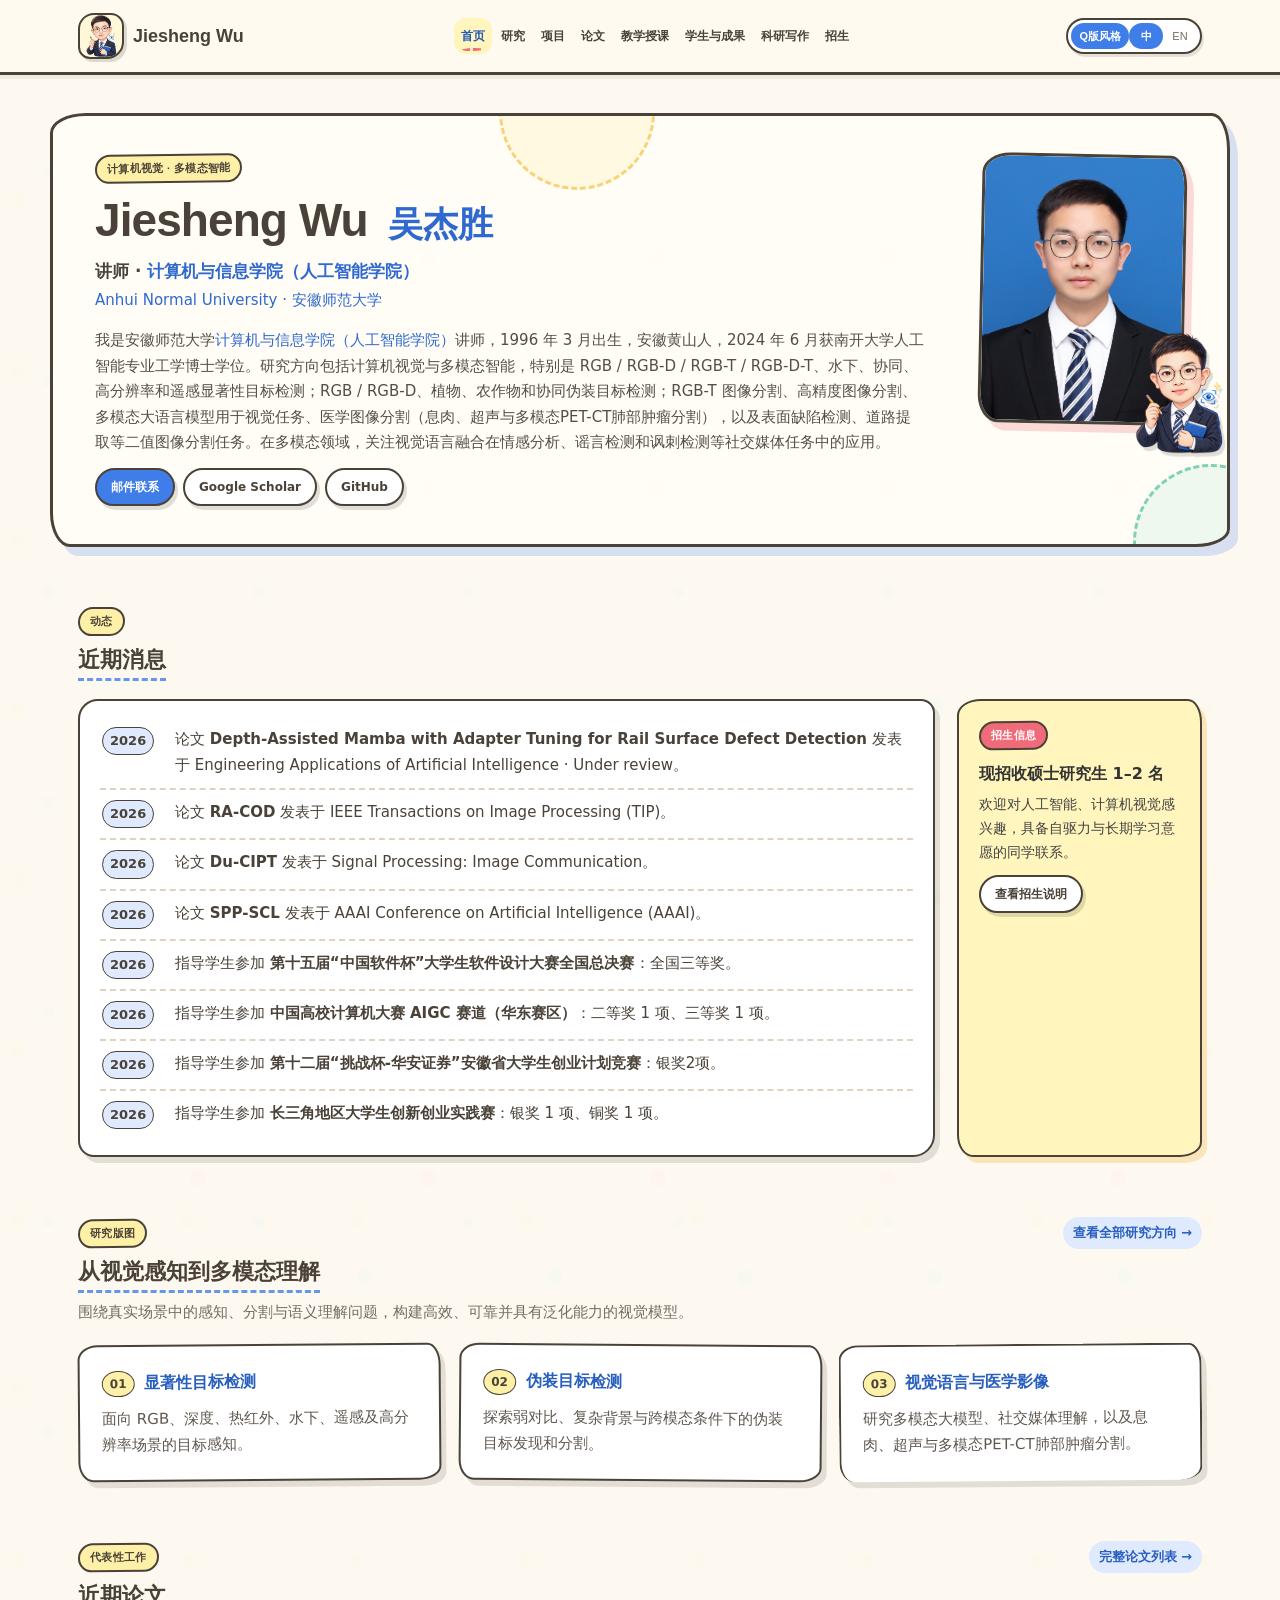
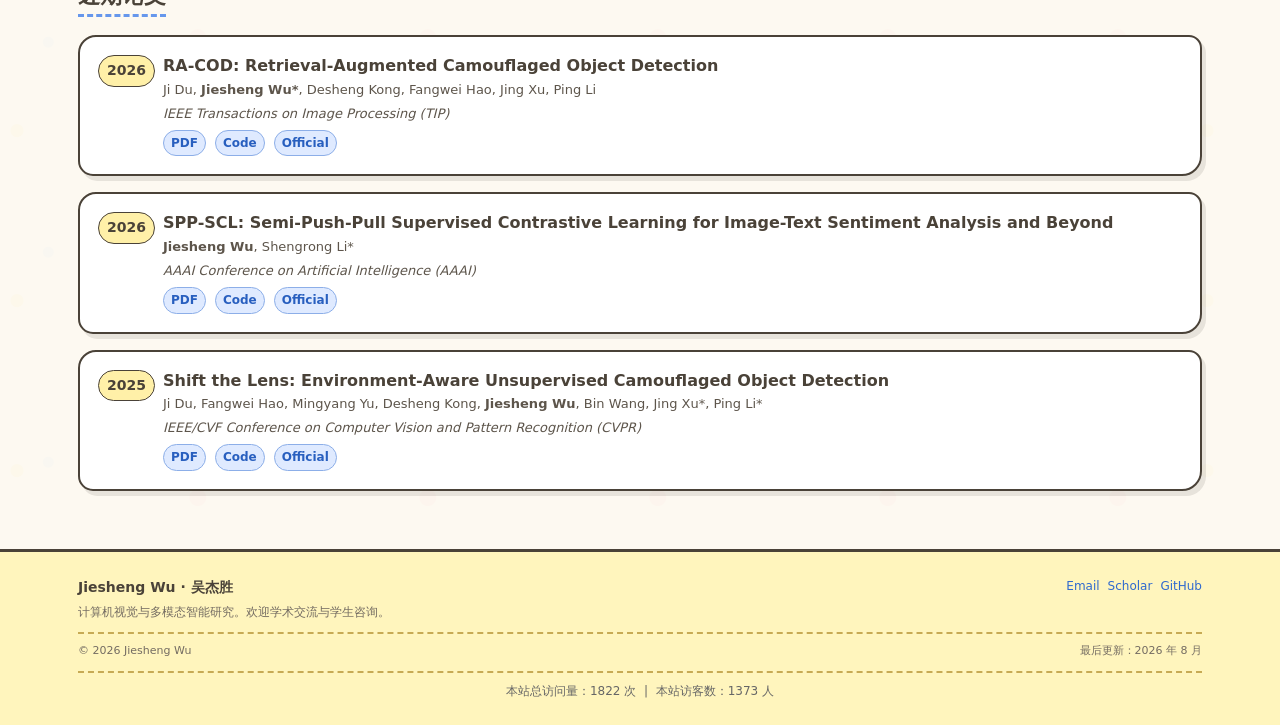
<file: index.html>
<!doctype html>
<html lang="zh-CN">
<head>
  <meta charset="utf-8">
  <meta name="viewport" content="width=device-width, initial-scale=1">
  <meta name="description" content="Jiesheng Wu (吴杰胜), Lecturer at Anhui Normal University. Research in computer vision and multimodal intelligence.">
  <meta name="theme-color" content="#0b2f53">
  <link rel="icon" href="./images/logo-ahnu.jpeg">
  <link rel="stylesheet" href="./assets/site.css">
  <link rel="stylesheet" href="./assets/q-theme.css">
  <title>Jiesheng Wu | 吴杰胜</title>
</head>
<body class="lang-zh">
  <a class="skip-link" href="#main"><span data-lang="zh">跳至正文</span><span data-lang="en">Skip to content</span></a>

  <header class="site-header">
    <div class="container nav-shell">
      <a class="brand" href="./index.html" aria-label="Jiesheng Wu homepage">
        <span class="brand-mark">JW</span><span class="brand-text">Jiesheng Wu</span>
      </a>
      <nav class="site-nav" aria-label="Primary navigation">
        <a href="./index.html" aria-current="page"><span data-lang="zh">首页</span><span data-lang="en">Home</span></a>
        <a href="./research.html"><span data-lang="zh">研究</span><span data-lang="en">Research</span></a>
        <a href="./projects.html"><span data-lang="zh">项目</span><span data-lang="en">Projects</span></a>
        <a href="./publications.html"><span data-lang="zh">论文</span><span data-lang="en">Publications</span></a>
        <a href="./teaching.html"><span data-lang="zh">教学授课</span><span data-lang="en">Teaching</span></a>
        <a href="./students.html"><span data-lang="zh">学生与成果</span><span data-lang="en">Students</span></a>
        <a href="./writing.html"><span data-lang="zh">科研写作</span><span data-lang="en">Writing</span></a>
        <a href="./recruitment.html"><span data-lang="zh">招生</span><span data-lang="en">Join Us</span></a>
      </nav>
      <div class="nav-actions">
        <div class="language-switch" aria-label="Language switcher">
          <button type="button" data-set-language="zh" aria-pressed="true">中</button>
          <button type="button" data-set-language="en" aria-pressed="false">EN</button>
        </div>
        <button class="menu-toggle" type="button" aria-label="Toggle navigation" aria-expanded="false"><span></span></button>
      </div>
    </div>
  </header>

  <main id="main">
    <section class="hero">
      <div class="container hero-grid">
        <div>
          <p class="eyebrow"><span data-lang="zh">计算机视觉 · 多模态智能</span><span data-lang="en">Computer Vision · Multimodal Intelligence</span></p>
          <h1>Jiesheng Wu <span class="cn-name">吴杰胜</span></h1>
          <p class="hero-role"><span data-lang="zh">讲师 · <a href="https://ci.ahnu.edu.cn/" target="_blank" rel="noopener">计算机与信息学院（人工智能学院）</a></span><span data-lang="en">Lecturer · <a href="https://ci.ahnu.edu.cn/" target="_blank" rel="noopener">School of Computer and Information (School of Artificial Intelligence)</a></span></p>
          <p class="hero-affiliation"><a href="https://www.ahnu.edu.cn/" target="_blank" rel="noopener">Anhui Normal University · 安徽师范大学</a></p>
          <div class="hero-summary">
            <p data-lang="zh">我是安徽师范大学<a href="https://ci.ahnu.edu.cn/" target="_blank" rel="noopener">计算机与信息学院（人工智能学院）</a>讲师，1996 年 3 月出生，安徽黄山人，2024 年 6 月获南开大学人工智能专业工学博士学位。研究方向包括计算机视觉与多模态智能，特别是 RGB / RGB-D / RGB-T / RGB-D-T、水下、协同、高分辨率和遥感显著性目标检测；RGB / RGB-D、植物、农作物和协同伪装目标检测；RGB-T 图像分割、高精度图像分割、多模态大语言模型用于视觉任务、医学图像分割（息肉、超声与多模态PET-CT肺部肿瘤分割），以及表面缺陷检测、道路提取等二值图像分割任务。在多模态领域，关注视觉语言融合在情感分析、谣言检测和讽刺检测等社交媒体任务中的应用。</p>
            <p data-lang="en">I am a lecturer at the <a href="https://ci.ahnu.edu.cn/" target="_blank" rel="noopener">School of Computer and Information (School of Artificial Intelligence)</a>, Anhui Normal University. I was born in Huangshan, Anhui, in March 1996 and received my Ph.D. in Artificial Intelligence from Nankai University in June 2024. My research focuses on computer vision and multimodal intelligence, especially RGB / RGB-D / RGB-T / RGB-D-T, underwater, collaborative, high-resolution, and remote-sensing salient object detection; RGB / RGB-D, plant, crop, and collaborative camouflaged object detection; RGB-T image segmentation; high-precision segmentation; multimodal large language models for visual tasks; medical image segmentation; and binary segmentation tasks such as surface defect detection and road extraction. I also study vision-language fusion for social-media tasks including sentiment analysis, rumor detection, and sarcasm detection.</p>
          </div>
          <div class="hero-actions">
            <a class="button button-primary" href="mailto:jasonwu@ahnu.edu.cn"><span data-lang="zh">邮件联系</span><span data-lang="en">Email me</span></a>
            <a class="button button-ghost" href="https://scholar.google.com/citations?user=fDgrxRcAAAAJ&amp;hl=zh-CN" target="_blank" rel="noopener">Google Scholar</a>
            <a class="button button-ghost" href="https://github.com/TomorrowJW?tab=repositories" target="_blank" rel="noopener">GitHub</a>
          </div>
        </div>
        <div class="portrait-wrap">
          <img class="portrait" src="./images/e305219373368ee1bf241e4a2390468.jpg" alt="Portrait of Jiesheng Wu" width="1772" height="2480">
          <span class="portrait-note"><span data-lang="zh">安徽师范大学 · 芜湖</span><span data-lang="en">AHNU · Wuhu</span></span>
        </div>
      </div>
    </section>

    <section class="section section-white" aria-labelledby="news-title">
      <div class="container">
        <div class="section-heading">
          <div>
            <span class="eyebrow"><span data-lang="zh">动态</span><span data-lang="en">Updates</span></span>
            <h2 id="news-title"><span data-lang="zh">近期消息</span><span data-lang="en">Recent news</span></h2>
          </div>
        </div>
        <div class="news-layout">
          <ol class="timeline">
            <li>
              <time datetime="2026">2026</time>
              <p><span data-lang="zh">论文 <strong>RA-COD</strong> 被 IEEE Transactions on Image Processing 接收。</span><span data-lang="en">Our paper <strong>RA-COD</strong> was accepted by IEEE Transactions on Image Processing.</span></p>
            </li>
            <li>
              <time datetime="2026">2026</time>
              <p><span data-lang="zh">论文 <strong>SPP-SCL</strong> 被 AAAI 2026 接收。</span><span data-lang="en">Our paper <strong>SPP-SCL</strong> was accepted by AAAI 2026.</span></p>
            </li>
            <li>
              <time datetime="2026">2026</time>
              <p><span data-lang="zh">指导学生在中国高校计算机大赛 AIGC 赛道华东赛区获二等奖与三等奖。</span><span data-lang="en">Student teams received second- and third-prize awards in the East China Division of the China Collegiate Computing Contest AIGC track.</span></p>
            </li>
            <li>
              <time datetime="2025">2025</time>
              <p><span data-lang="zh">论文发表于 CVPR、ICCV、TIP 与 ACM TOMM，多项工作开放代码。</span><span data-lang="en">New work appeared at CVPR, ICCV, TIP, and ACM TOMM, with code released for multiple projects.</span></p>
            </li>
          </ol>
          <aside class="opening-card">
            <span class="mini-label"><span data-lang="zh">招生信息</span><span data-lang="en">Open positions</span></span>
            <h3><span data-lang="zh">现招收硕士研究生 1–2 名</span><span data-lang="en">1–2 master's openings</span></h3>
            <p><span data-lang="zh">欢迎对人工智能、计算机视觉感兴趣，具备自驱力与长期学习意愿的同学联系。</span><span data-lang="en">Students interested in AI and computer vision, with initiative and a long-term mindset, are welcome to get in touch.</span></p>
            <a class="button" href="./recruitment.html"><span data-lang="zh">查看招生说明</span><span data-lang="en">View details</span></a>
          </aside>
        </div>
      </div>
    </section>

    <section class="section" aria-labelledby="research-title">
      <div class="container">
        <div class="section-heading">
          <div>
            <span class="eyebrow"><span data-lang="zh">研究版图</span><span data-lang="en">Research map</span></span>
            <h2 id="research-title"><span data-lang="zh">从视觉感知到多模态理解</span><span data-lang="en">From visual perception to multimodal understanding</span></h2>
            <p class="section-lead"><span data-lang="zh">围绕真实场景中的感知、分割与语义理解问题，构建高效、可靠并具有泛化能力的视觉模型。</span><span data-lang="en">Building efficient, reliable, and generalizable vision models for perception, segmentation, and semantic understanding in real-world environments.</span></p>
          </div>
          <a class="text-link" href="./research.html"><span data-lang="zh">查看全部研究方向</span><span data-lang="en">Explore all research</span></a>
        </div>
        <div class="card-grid">
          <article class="card">
            <span class="card-number">01</span>
            <h3><span data-lang="zh">显著性目标检测</span><span data-lang="en">Salient Object Detection</span></h3>
            <p><span data-lang="zh">面向 RGB、深度、热红外、水下、遥感及高分辨率场景的目标感知。</span><span data-lang="en">Object perception across RGB, depth, thermal, underwater, remote-sensing, and high-resolution imagery.</span></p>
          </article>
          <article class="card">
            <span class="card-number">02</span>
            <h3><span data-lang="zh">伪装目标检测</span><span data-lang="en">Camouflaged Object Detection</span></h3>
            <p><span data-lang="zh">探索弱对比、复杂背景与跨模态条件下的伪装目标发现和分割。</span><span data-lang="en">Discovering and segmenting concealed objects under low contrast, clutter, and multimodal conditions.</span></p>
          </article>
          <article class="card">
            <span class="card-number">03</span>
            <h3><span data-lang="zh">视觉语言与医学影像</span><span data-lang="en">Vision-Language & Medical AI</span></h3>
            <p><span data-lang="zh">研究多模态大模型、社交媒体理解，以及息肉、超声与多模态PET-CT肺部肿瘤分割。</span><span data-lang="en">Multimodal foundation models, social-media understanding, and polyp, ultrasound, and PET-CT Lung Tumor segmentation.</span></p>
          </article>
        </div>
      </div>
    </section>

    <section class="section section-dark" aria-labelledby="papers-title">
      <div class="container">
        <div class="section-heading">
          <div>
            <span class="eyebrow"><span data-lang="zh">代表性工作</span><span data-lang="en">Selected work</span></span>
            <h2 id="papers-title"><span data-lang="zh">近期论文</span><span data-lang="en">Recent publications</span></h2>
          </div>
          <a class="text-link" href="./publications.html"><span data-lang="zh">完整论文列表</span><span data-lang="en">Full publication list</span></a>
        </div>
        <div class="paper-list">
          <article class="paper-card">
            <div class="paper-year">2026</div>
            <div>
              <h3 class="paper-title">RA-COD: Retrieval-Augmented Camouflaged Object Detection</h3>
              <p class="paper-authors">Ji Du, <strong>Jiesheng Wu*</strong>, Desheng Kong, Fangwei Hao, Jing Xu, Ping Li</p>
              <p class="paper-venue">IEEE Transactions on Image Processing (TIP)</p>
              <div class="paper-links"><a href="./papers/[TIP2026]RA-COD_Retrieval-Augmented_Camouflaged_Object_Detection.pdf">PDF</a><a href="https://github.com/xiaohainku/RA-COD" target="_blank" rel="noopener">Code</a><a href="https://ieeexplore.ieee.org/document/11520593" target="_blank" rel="noopener">Official</a></div>
            </div>
          </article>
          <article class="paper-card">
            <div class="paper-year">2026</div>
            <div>
              <h3 class="paper-title">SPP-SCL: Semi-Push-Pull Supervised Contrastive Learning for Image-Text Sentiment Analysis and Beyond</h3>
              <p class="paper-authors"><strong>Jiesheng Wu</strong>, Shengrong Li*</p>
              <p class="paper-venue">AAAI Conference on Artificial Intelligence (AAAI)</p>
              <div class="paper-links"><a href="./papers/[AAAI2026_检索版]SPP-SCL Semi-Push-Pull Supervised Contrastive Learning for Image-Text Sentiment Analysis and Beyond.pdf">PDF</a><a href="https://github.com/TomorrowJW/SPP-SCL" target="_blank" rel="noopener">Code</a><a href="https://ojs.aaai.org/index.php/AAAI/article/view/37200" target="_blank" rel="noopener">Official</a></div>
            </div>
          </article>
          <article class="paper-card">
            <div class="paper-year">2025</div>
            <div>
              <h3 class="paper-title">Shift the Lens: Environment-Aware Unsupervised Camouflaged Object Detection</h3>
              <p class="paper-authors">Ji Du, Fangwei Hao, Mingyang Yu, Desheng Kong, <strong>Jiesheng Wu</strong>, Bin Wang, Jing Xu*, Ping Li*</p>
              <p class="paper-venue">IEEE/CVF Conference on Computer Vision and Pattern Recognition (CVPR)</p>
              <div class="paper-links"><a href="./papers/[CVPR2025]Du_Shift_the_Lens_Environment-Aware_Unsupervised_Camouflaged_Object_Detection_CVPR_2025_paper.pdf">PDF</a><a href="https://github.com/xiaohainku/EASE" target="_blank" rel="noopener">Code</a><a href="https://openaccess.thecvf.com/content/CVPR2025/html/Du_Shift_the_Lens_Environment-Aware_Unsupervised_Camouflaged_Object_Detection_CVPR_2025_paper.html" target="_blank" rel="noopener">Official</a></div>
            </div>
          </article>
        </div>
      </div>
    </section>
  </main>

  <footer class="site-footer">
    <div class="container">
      <div class="footer-grid">
        <div>
          <p class="footer-name">Jiesheng Wu · 吴杰胜</p>
          <p class="footer-copy"><span data-lang="zh">计算机视觉与多模态智能研究。欢迎学术交流与学生咨询。</span><span data-lang="en">Research in computer vision and multimodal intelligence. Academic exchanges and student inquiries are welcome.</span></p>
        </div>
        <div class="footer-links"><a href="mailto:jasonwu@ahnu.edu.cn">Email</a><a href="https://scholar.google.com/citations?user=fDgrxRcAAAAJ&amp;hl=zh-CN" target="_blank" rel="noopener">Scholar</a><a href="https://github.com/TomorrowJW" target="_blank" rel="noopener">GitHub</a></div>
      </div>
      <div class="footer-bottom"><span>© 2026 Jiesheng Wu</span><span><span data-lang="zh">最后更新：2026 年 8 月</span><span data-lang="en">Last updated: August 2026</span></span></div>
    </div>
  </footer>
  <script src="./assets/site.js"></script>
</body>
</html>
</file>
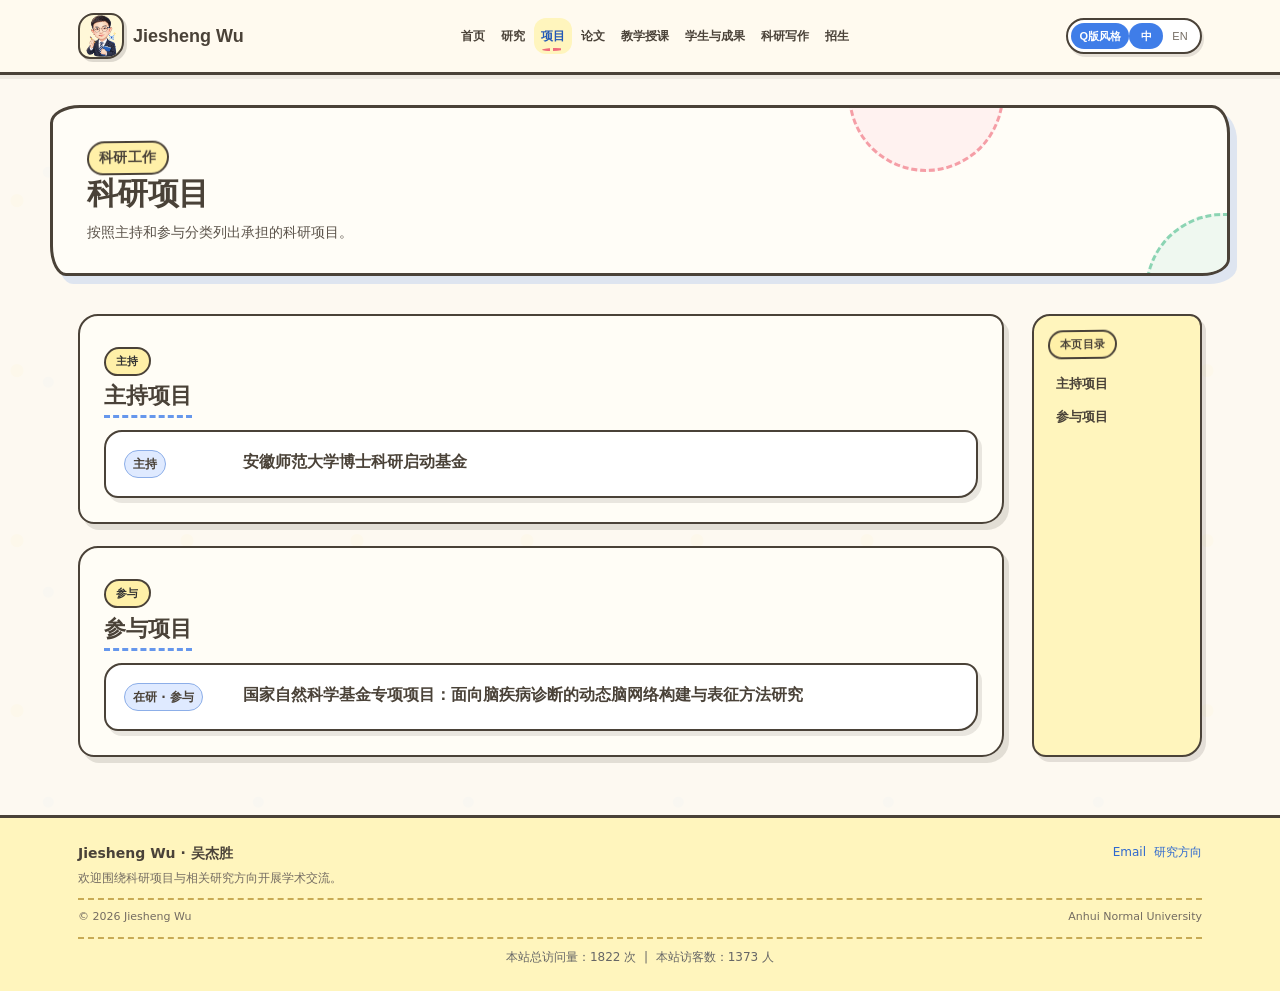
<file: projects.html>
<!doctype html>
<html lang="zh-CN">
<head>
  <meta charset="utf-8">
  <meta name="viewport" content="width=device-width, initial-scale=1">
  <meta name="description" content="Research projects of Jiesheng Wu.">
  <meta name="theme-color" content="#0b2f53">
  <link rel="icon" href="./images/logo-ahnu.jpeg">
  <link rel="stylesheet" href="./assets/site.css">
  <link rel="stylesheet" href="./assets/q-theme.css">
  <title>Research Projects | Jiesheng Wu</title>
</head>
<body class="lang-zh">
  <a class="skip-link" href="#main"><span data-lang="zh">跳至正文</span><span data-lang="en">Skip to content</span></a>
  <header class="site-header">
    <div class="container nav-shell">
      <a class="brand" href="./index.html"><span class="brand-mark">JW</span><span class="brand-text">Jiesheng Wu</span></a>
      <nav class="site-nav" aria-label="Primary navigation">
        <a href="./index.html"><span data-lang="zh">首页</span><span data-lang="en">Home</span></a>
        <a href="./research.html"><span data-lang="zh">研究</span><span data-lang="en">Research</span></a>
        <a href="./projects.html" aria-current="page"><span data-lang="zh">项目</span><span data-lang="en">Projects</span></a>
        <a href="./publications.html"><span data-lang="zh">论文</span><span data-lang="en">Publications</span></a>
        <a href="./teaching.html"><span data-lang="zh">教学授课</span><span data-lang="en">Teaching</span></a>
        <a href="./students.html"><span data-lang="zh">学生与成果</span><span data-lang="en">Students</span></a>
        <a href="./writing.html"><span data-lang="zh">科研写作</span><span data-lang="en">Writing</span></a>
        <a href="./recruitment.html"><span data-lang="zh">招生</span><span data-lang="en">Join Us</span></a>
      </nav>
      <div class="nav-actions"><div class="language-switch" aria-label="Language switcher"><button type="button" data-set-language="zh" aria-pressed="true">中</button><button type="button" data-set-language="en" aria-pressed="false">EN</button></div><button class="menu-toggle" type="button" aria-label="Toggle navigation" aria-expanded="false"><span></span></button></div>
    </div>
  </header>

  <main id="main">
    <section class="page-hero"><div class="container"><p class="eyebrow"><span data-lang="zh">科研工作</span><span data-lang="en">Research activity</span></p><h1><span data-lang="zh">科研项目</span><span data-lang="en">Research projects</span></h1><p data-lang="zh">按照主持和参与分类列出承担的科研项目。</p><p data-lang="en">Research projects are listed by principal-investigator and participant roles.</p></div></section>

    <div class="page-main">
      <div class="container content-grid">
        <div>
          <section class="content-section" id="hosted">
            <p class="eyebrow"><span data-lang="zh">主持</span><span data-lang="en">Principal investigator</span></p>
            <h2><span data-lang="zh">主持项目</span><span data-lang="en">Projects led</span></h2>
            <div class="funding-list">
              <article class="funding-item">
                <span class="funding-role"><span data-lang="zh">主持</span><span data-lang="en">PI</span></span>
                <div><h3><span data-lang="zh">安徽师范大学博士科研启动基金</span><span data-lang="en">Anhui Normal University Doctoral Research Start-up Fund</span></h3></div>
              </article>
            </div>
          </section>

          <section class="content-section" id="participated">
            <p class="eyebrow"><span data-lang="zh">参与</span><span data-lang="en">Participant</span></p>
            <h2><span data-lang="zh">参与项目</span><span data-lang="en">Projects participated in</span></h2>
            <div class="funding-list">
              <article class="funding-item">
                <span class="funding-role"><span data-lang="zh">在研 · 参与</span><span data-lang="en">Ongoing · Participant</span></span>
                <div><h3><span data-lang="zh">国家自然科学基金专项项目：面向脑疾病诊断的动态脑网络构建与表征方法研究</span><span data-lang="en">National Natural Science Foundation of China Special Project: Dynamic Brain Network Construction and Representation for Brain Disease Diagnosis</span></h3></div>
              </article>
            </div>
          </section>
        </div>
        <aside class="side-nav"><span class="mini-label"><span data-lang="zh">本页目录</span><span data-lang="en">On this page</span></span><a href="#hosted"><span data-lang="zh">主持项目</span><span data-lang="en">Projects led</span></a><a href="#participated"><span data-lang="zh">参与项目</span><span data-lang="en">Participation</span></a></aside>
      </div>
    </div>
  </main>

  <footer class="site-footer"><div class="container"><div class="footer-grid"><div><p class="footer-name">Jiesheng Wu · 吴杰胜</p><p class="footer-copy"><span data-lang="zh">欢迎围绕科研项目与相关研究方向开展学术交流。</span><span data-lang="en">Academic discussions around research projects and related topics are welcome.</span></p></div><div class="footer-links"><a href="mailto:jasonwu@ahnu.edu.cn">Email</a><a href="./research.html"><span data-lang="zh">研究方向</span><span data-lang="en">Research</span></a></div></div><div class="footer-bottom"><span>© 2026 Jiesheng Wu</span><span>Anhui Normal University</span></div></div></footer>
  <script src="./assets/site.js"></script>
</body>
</html>
</file>
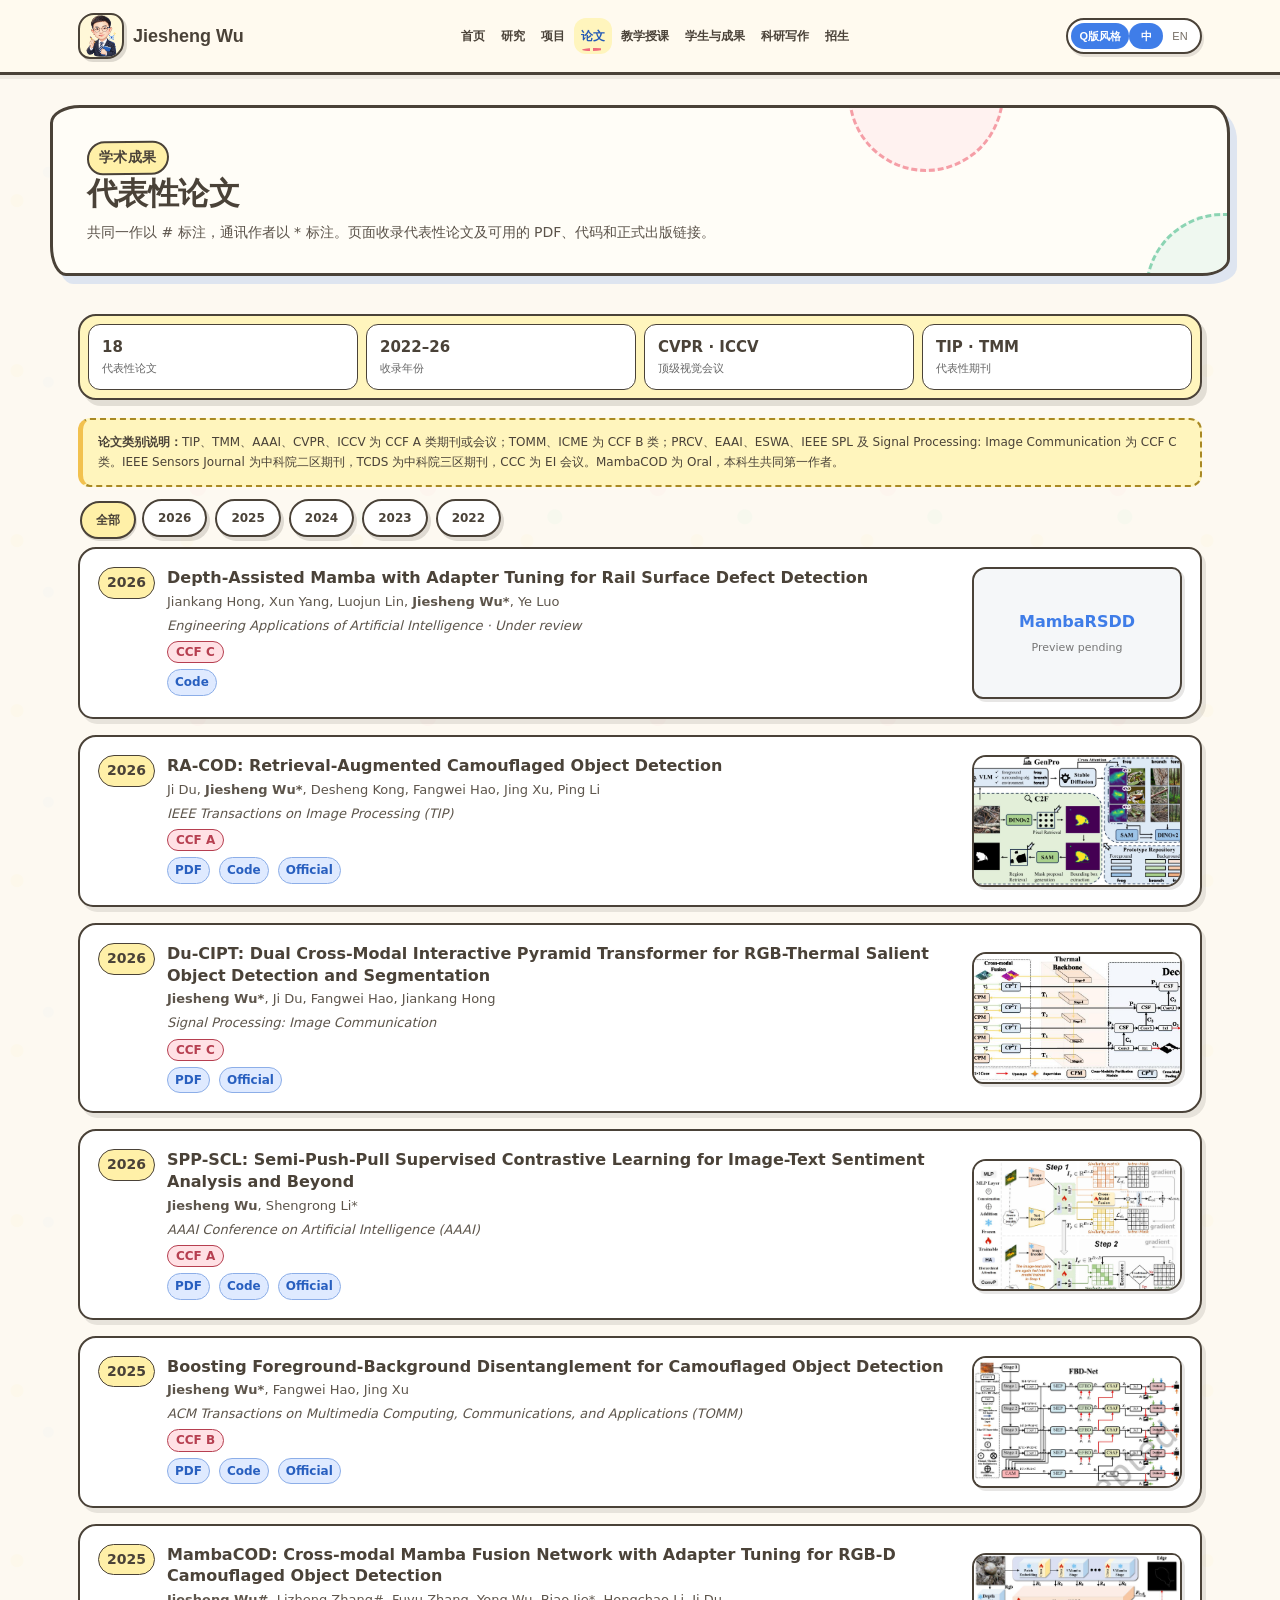
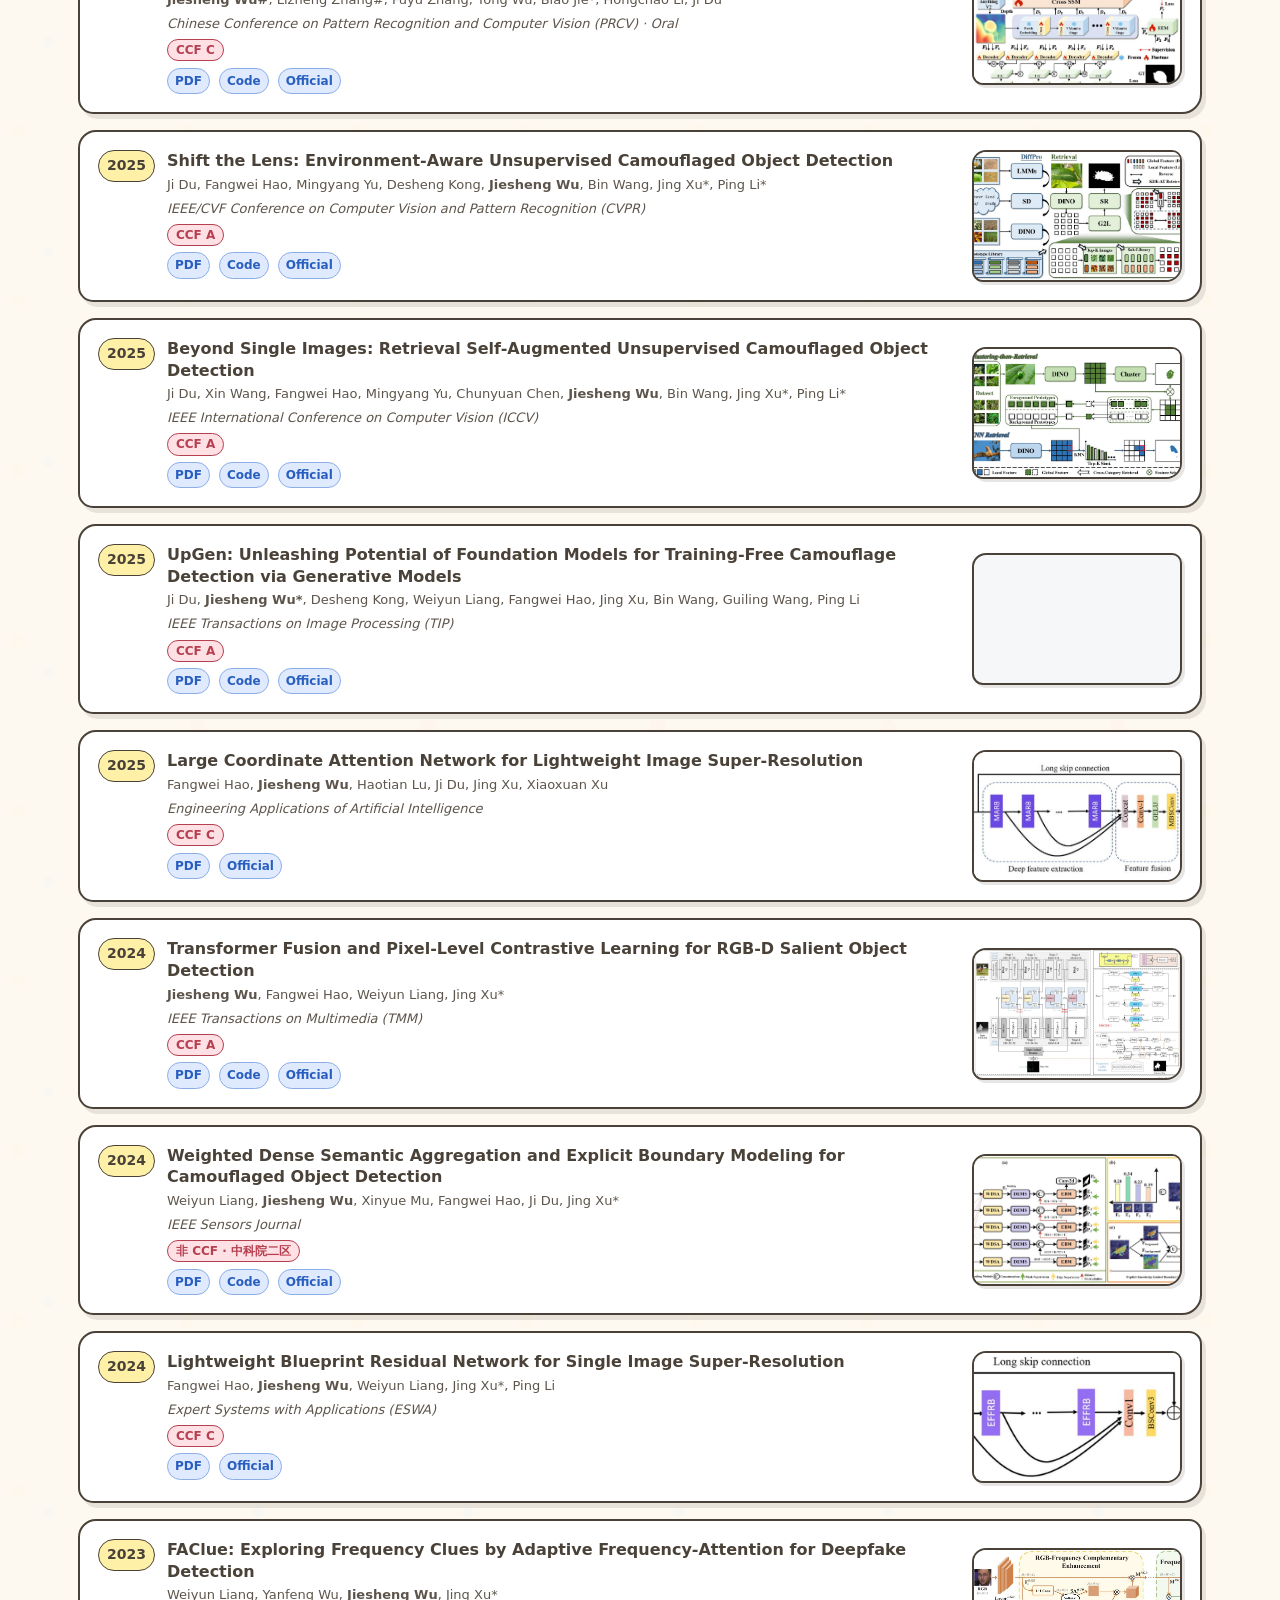
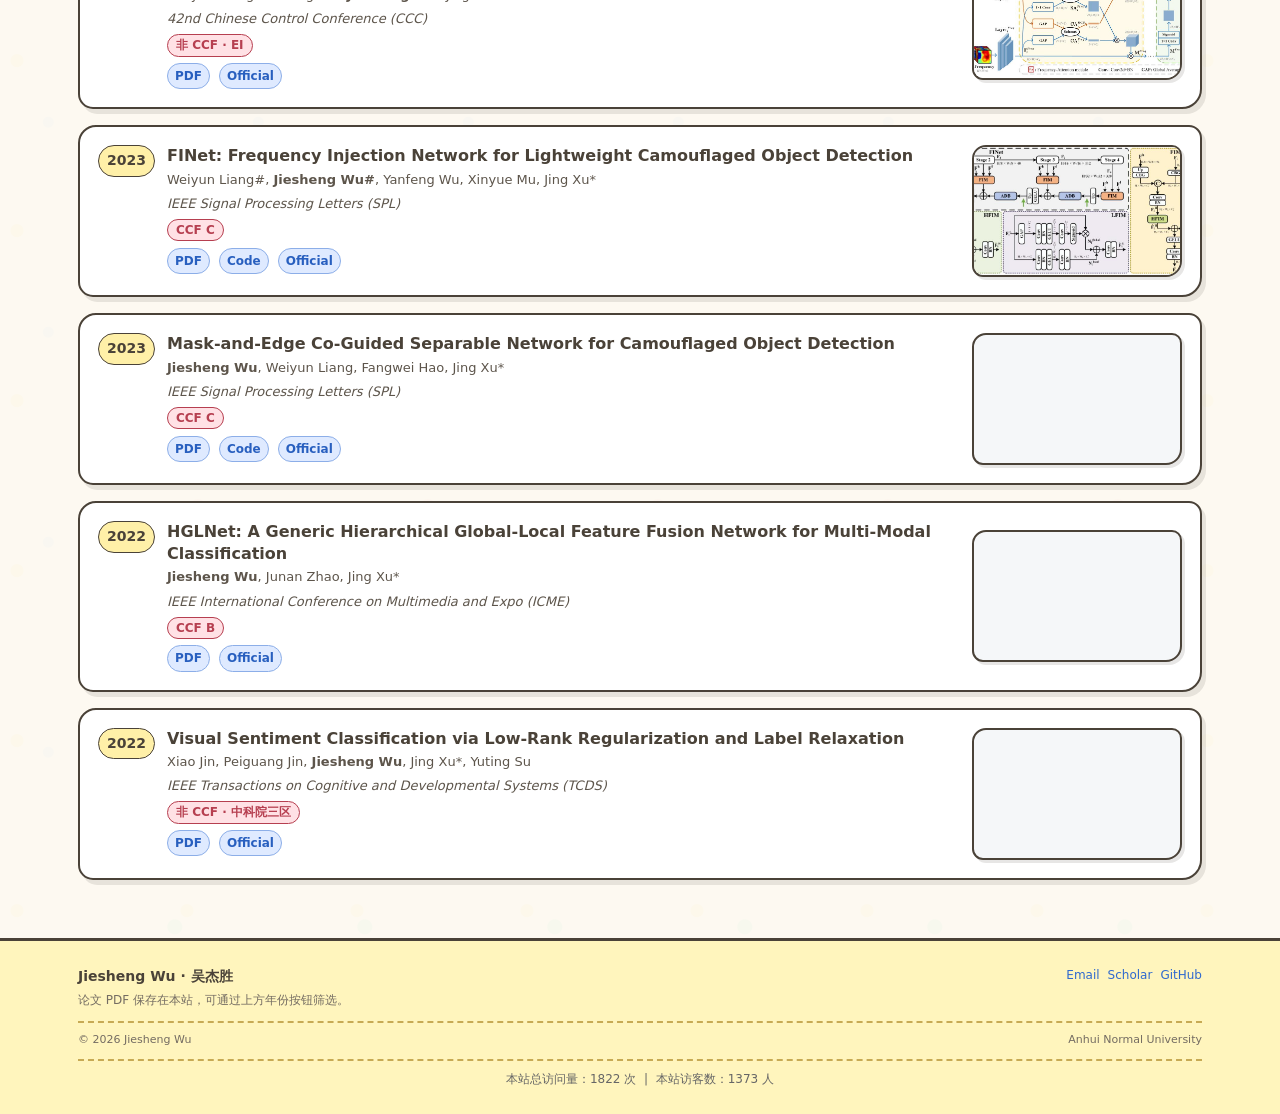
<file: publications.html>
<!doctype html>
<html lang="zh-CN">
<head>
  <meta charset="utf-8">
  <meta name="viewport" content="width=device-width, initial-scale=1">
  <meta name="description" content="Selected publications by Jiesheng Wu.">
  <meta name="theme-color" content="#0b2f53">
  <link rel="icon" href="./images/logo-ahnu.jpeg">
  <link rel="stylesheet" href="./assets/site.css">
  <link rel="stylesheet" href="./assets/q-theme.css">
  <title>Publications | Jiesheng Wu</title>
</head>
<body class="lang-zh">
  <a class="skip-link" href="#main"><span data-lang="zh">跳至正文</span><span data-lang="en">Skip to content</span></a>
  <header class="site-header">
    <div class="container nav-shell">
      <a class="brand" href="./index.html"><span class="brand-mark">JW</span><span class="brand-text">Jiesheng Wu</span></a>
      <nav class="site-nav" aria-label="Primary navigation">
        <a href="./index.html"><span data-lang="zh">首页</span><span data-lang="en">Home</span></a>
        <a href="./research.html"><span data-lang="zh">研究</span><span data-lang="en">Research</span></a>
        <a href="./projects.html"><span data-lang="zh">项目</span><span data-lang="en">Projects</span></a>
        <a href="./publications.html" aria-current="page"><span data-lang="zh">论文</span><span data-lang="en">Publications</span></a>
        <a href="./teaching.html"><span data-lang="zh">教学授课</span><span data-lang="en">Teaching</span></a>
        <a href="./students.html"><span data-lang="zh">学生与成果</span><span data-lang="en">Students</span></a>
        <a href="./writing.html"><span data-lang="zh">科研写作</span><span data-lang="en">Writing</span></a>
        <a href="./recruitment.html"><span data-lang="zh">招生</span><span data-lang="en">Join Us</span></a>
      </nav>
      <div class="nav-actions"><div class="language-switch" aria-label="Language switcher"><button type="button" data-set-language="zh" aria-pressed="true">中</button><button type="button" data-set-language="en" aria-pressed="false">EN</button></div><button class="menu-toggle" type="button" aria-label="Toggle navigation" aria-expanded="false"><span></span></button></div>
    </div>
  </header>

  <main id="main">
    <section class="page-hero"><div class="container"><p class="eyebrow"><span data-lang="zh">学术成果</span><span data-lang="en">Academic output</span></p><h1><span data-lang="zh">代表性论文</span><span data-lang="en">Publications</span></h1><p><span data-lang="zh">共同一作以 # 标注，通讯作者以 * 标注。页面收录代表性论文及可用的 PDF、代码和正式出版链接。</span><span data-lang="en">Joint first authors are marked with # and corresponding authors with *. This page lists selected papers with available PDF, code, and official links.</span></p></div></section>

    <div class="page-main">
      <div class="container">
        <div class="stats-strip" aria-label="Publication summary">
          <div class="stat"><strong>18</strong><span><span data-lang="zh">代表性论文</span><span data-lang="en">Selected papers</span></span></div>
          <div class="stat"><strong>2022–26</strong><span><span data-lang="zh">收录年份</span><span data-lang="en">Years covered</span></span></div>
          <div class="stat"><strong>CVPR · ICCV</strong><span><span data-lang="zh">顶级视觉会议</span><span data-lang="en">Top vision venues</span></span></div>
          <div class="stat"><strong>TIP · TMM</strong><span><span data-lang="zh">代表性期刊</span><span data-lang="en">Featured journals</span></span></div>
        </div>

        <p class="publication-note" data-lang="zh"><strong>论文类别说明：</strong>TIP、TMM、AAAI、CVPR、ICCV 为 CCF A 类期刊或会议；TOMM、ICME 为 CCF B 类；PRCV、EAAI、ESWA、IEEE SPL 及 Signal Processing: Image Communication 为 CCF C 类。IEEE Sensors Journal 为中科院二区期刊，TCDS 为中科院三区期刊，CCC 为 EI 会议。MambaCOD 为 Oral，本科生共同第一作者。</p>
        <p class="publication-note" data-lang="en"><strong>Venue notes:</strong> TIP, TMM, AAAI, CVPR, and ICCV are CCF-A venues; TOMM and ICME are CCF-B; PRCV, EAAI, ESWA, IEEE SPL, and Signal Processing: Image Communication are CCF-C. IEEE Sensors Journal is CAS Q2, TCDS is CAS Q3, and CCC is EI-indexed. MambaCOD was an oral paper with an undergraduate joint first author.</p>

        <div class="filter-row" aria-label="Filter publications by year">
          <button class="is-active" type="button" data-publication-filter="all"><span data-lang="zh">全部</span><span data-lang="en">All</span></button>
          <button type="button" data-publication-filter="2026">2026</button>
          <button type="button" data-publication-filter="2025">2025</button>
          <button type="button" data-publication-filter="2024">2024</button>
          <button type="button" data-publication-filter="2023">2023</button>
          <button type="button" data-publication-filter="2022">2022</button>
        </div>

        <div class="publication-list">
          <article class="paper-card" data-paper-year="2026"><div class="paper-year">2026</div><div><h2 class="paper-title">Depth-Assisted Mamba with Adapter Tuning for Rail Surface Defect Detection</h2><p class="paper-authors">Jiankang Hong, Xun Yang, Luojun Lin, <strong>Jiesheng Wu*</strong>, Ye Luo</p><p class="paper-venue">Engineering Applications of Artificial Intelligence · Under review</p><div class="paper-links"><a href="https://github.com/hjklearn/MambaRSDD/tree/main" target="_blank" rel="noopener">Code</a></div></div></article>

          <article class="paper-card" data-paper-year="2026"><div class="paper-year">2026</div><div><h2 class="paper-title">RA-COD: Retrieval-Augmented Camouflaged Object Detection</h2><p class="paper-authors">Ji Du, <strong>Jiesheng Wu*</strong>, Desheng Kong, Fangwei Hao, Jing Xu, Ping Li</p><p class="paper-venue">IEEE Transactions on Image Processing (TIP)</p><div class="paper-links"><a href="./papers/[TIP2026]RA-COD_Retrieval-Augmented_Camouflaged_Object_Detection.pdf">PDF</a><a href="https://github.com/xiaohainku/RA-COD" target="_blank" rel="noopener">Code</a><a href="https://ieeexplore.ieee.org/document/11520593" target="_blank" rel="noopener">Official</a></div></div></article>

          <article class="paper-card" data-paper-year="2026"><div class="paper-year">2026</div><div><h2 class="paper-title">Du-CIPT: Dual Cross-Modal Interactive Pyramid Transformer for RGB-Thermal Salient Object Detection and Segmentation</h2><p class="paper-authors"><strong>Jiesheng Wu*</strong>, Ji Du, Fangwei Hao, Jiankang Hong</p><p class="paper-venue">Signal Processing: Image Communication</p><div class="paper-links"><a href="./papers/[IMAGE2026]Du-CIPT Dual Cross-Modal Interactive Pyramid Transformer for RGB-Thermal salient object detection and segmentation.pdf">PDF</a><a href="https://www.sciencedirect.com/science/article/pii/S0923596526000743" target="_blank" rel="noopener">Official</a></div></div></article>
          
          <article class="paper-card" data-paper-year="2026"><div class="paper-year">2026</div><div><h2 class="paper-title">SPP-SCL: Semi-Push-Pull Supervised Contrastive Learning for Image-Text Sentiment Analysis and Beyond</h2><p class="paper-authors"><strong>Jiesheng Wu</strong>, Shengrong Li*</p><p class="paper-venue">AAAI Conference on Artificial Intelligence (AAAI)</p><div class="paper-links"><a href="./papers/[AAAI2026_检索版]SPP-SCL Semi-Push-Pull Supervised Contrastive Learning for Image-Text Sentiment Analysis and Beyond.pdf">PDF</a><a href="https://github.com/TomorrowJW/SPP-SCL" target="_blank" rel="noopener">Code</a><a href="https://ojs.aaai.org/index.php/AAAI/article/view/37200" target="_blank" rel="noopener">Official</a></div></div></article>

          <article class="paper-card" data-paper-year="2025"><div class="paper-year">2025</div><div><h2 class="paper-title">Boosting Foreground-Background Disentanglement for Camouflaged Object Detection</h2><p class="paper-authors"><strong>Jiesheng Wu*</strong>, Fangwei Hao, Jing Xu</p><p class="paper-venue">ACM Transactions on Multimedia Computing, Communications, and Applications (TOMM)</p><div class="paper-links"><a href="./papers/[TOMM2025]Boosting Foreground-Background Disentanglement for Camouflaged Object Detection.pdf">PDF</a><a href="https://github.com/TomorrowJW/FBD-Net-COD" target="_blank" rel="noopener">Code</a><a href="https://dl.acm.org/doi/10.1145/3768584" target="_blank" rel="noopener">Official</a></div></div></article>

          <article class="paper-card" data-paper-year="2025"><div class="paper-year">2025</div><div><h2 class="paper-title">MambaCOD: Cross-modal Mamba Fusion Network with Adapter Tuning for RGB-D Camouflaged Object Detection</h2><p class="paper-authors"><strong>Jiesheng Wu#</strong>, Lizheng Zhang#, Fuyu Zhang, Yong Wu, Biao Jie*, Hongchao Li, Ji Du</p><p class="paper-venue">Chinese Conference on Pattern Recognition and Computer Vision (PRCV) · Oral</p><div class="paper-links"><a href="./papers/[PRCV2025]MambaCOD Cross-modal Mamba Fusion Network with Adapter Tuning for RGB-D Camouflaged Object Detection.pdf">PDF</a><a href="https://github.com/TomorrowJW/MambaCOD" target="_blank" rel="noopener">Code</a><a href="https://link.springer.com/chapter/10.1007/978-981-95-5755-4_36" target="_blank" rel="noopener">Official</a></div></div></article>

          <article class="paper-card" data-paper-year="2025"><div class="paper-year">2025</div><div><h2 class="paper-title">Shift the Lens: Environment-Aware Unsupervised Camouflaged Object Detection</h2><p class="paper-authors">Ji Du, Fangwei Hao, Mingyang Yu, Desheng Kong, <strong>Jiesheng Wu</strong>, Bin Wang, Jing Xu*, Ping Li*</p><p class="paper-venue">IEEE/CVF Conference on Computer Vision and Pattern Recognition (CVPR)</p><div class="paper-links"><a href="./papers/[CVPR2025]Du_Shift_the_Lens_Environment-Aware_Unsupervised_Camouflaged_Object_Detection_CVPR_2025_paper.pdf">PDF</a><a href="https://github.com/xiaohainku/EASE" target="_blank" rel="noopener">Code</a><a href="https://openaccess.thecvf.com/content/CVPR2025/papers/Du_Shift_the_Lens_Environment-Aware_Unsupervised_Camouflaged_Object_Detection_CVPR_2025_paper.pdf" target="_blank" rel="noopener">Official</a></div></div></article>

          <article class="paper-card" data-paper-year="2025"><div class="paper-year">2025</div><div><h2 class="paper-title">Beyond Single Images: Retrieval Self-Augmented Unsupervised Camouflaged Object Detection</h2><p class="paper-authors">Ji Du, Xin Wang, Fangwei Hao, Mingyang Yu, Chunyuan Chen, <strong>Jiesheng Wu</strong>, Bin Wang, Jing Xu*, Ping Li*</p><p class="paper-venue">IEEE International Conference on Computer Vision (ICCV)</p><div class="paper-links"><a href="./papers/[ICCV2025]Beyond Single Images Retrieval Self-Augmented Unsupervised Camouflaged Object Detection.pdf">PDF</a><a href="https://github.com/xiaohainku/RISE" target="_blank" rel="noopener">Code</a><a href="https://openaccess.thecvf.com/content/ICCV2025/papers/Du_Beyond_Single_Images_Retrieval_Self-Augmented_Unsupervised_Camouflaged_Object_Detection_ICCV_2025_paper.pdf" target="_blank" rel="noopener">Official</a></div></div></article>

          <article class="paper-card" data-paper-year="2025"><div class="paper-year">2025</div><div><h2 class="paper-title">UpGen: Unleashing Potential of Foundation Models for Training-Free Camouflage Detection via Generative Models</h2><p class="paper-authors">Ji Du, <strong>Jiesheng Wu*</strong>, Desheng Kong, Weiyun Liang, Fangwei Hao, Jing Xu, Bin Wang, Guiling Wang, Ping Li</p><p class="paper-venue">IEEE Transactions on Image Processing (TIP)</p><div class="paper-links"><a href="./papers/[TIP2025]UpGen_Unleashing_Potential_of_Foundation_Models_for_Training-Free_Camouflage_Detection_via_Generative_Models.pdf">PDF</a><a href="https://github.com/xiaohainku/UpGen" target="_blank" rel="noopener">Code</a><a href="https://ieeexplore.ieee.org/document/11131534" target="_blank" rel="noopener">Official</a></div></div></article>

          <article class="paper-card" data-paper-year="2025"><div class="paper-year">2025</div><div><h2 class="paper-title">Large Coordinate Attention Network for Lightweight Image Super-Resolution</h2><p class="paper-authors">Fangwei Hao, <strong>Jiesheng Wu</strong>, Haotian Lu, Ji Du, Jing Xu, Xiaoxuan Xu</p><p class="paper-venue">Engineering Applications of Artificial Intelligence</p><div class="paper-links"><a href="./papers/[EAAI2025]Large coordinate attention network for lightweight image super-resolution.pdf">PDF</a><a href="https://www.sciencedirect.com/science/article/abs/pii/S0952197625026260" target="_blank" rel="noopener">Official</a></div></div></article>

          <article class="paper-card" data-paper-year="2024"><div class="paper-year">2024</div><div><h2 class="paper-title">Transformer Fusion and Pixel-Level Contrastive Learning for RGB-D Salient Object Detection</h2><p class="paper-authors"><strong>Jiesheng Wu</strong>, Fangwei Hao, Weiyun Liang, Jing Xu*</p><p class="paper-venue">IEEE Transactions on Multimedia (TMM)</p><div class="paper-links"><a href="./papers/[TMM2024]Transformer_Fusion_and_Pixel-Level_Contrastive_Learning_for_RGB-D_Salient_Object_Detection.pdf">PDF</a><a href="https://github.com/TomorrowJW/TPCL_RGBDSOD" target="_blank" rel="noopener">Code</a><a href="https://ieeexplore.ieee.org/document/10122979" target="_blank" rel="noopener">Official</a></div></div></article>

          <article class="paper-card" data-paper-year="2024"><div class="paper-year">2024</div><div><h2 class="paper-title">Weighted Dense Semantic Aggregation and Explicit Boundary Modeling for Camouflaged Object Detection</h2><p class="paper-authors">Weiyun Liang, <strong>Jiesheng Wu</strong>, Xinyue Mu, Fangwei Hao, Ji Du, Jing Xu*</p><p class="paper-venue">IEEE Sensors Journal</p><div class="paper-links"><a href="./papers/[SJ2024]Weighted_Dense_Semantic_Aggregation_and_Explicit_Boundary_Modeling_for_Camouflaged_Object_Detection.pdf">PDF</a><a href="https://github.com/crrcoo/SAE-Net" target="_blank" rel="noopener">Code</a><a href="https://ieeexplore.ieee.org/document/10537109" target="_blank" rel="noopener">Official</a></div></div></article>

          <article class="paper-card" data-paper-year="2024"><div class="paper-year">2024</div><div><h2 class="paper-title">Lightweight Blueprint Residual Network for Single Image Super-Resolution</h2><p class="paper-authors">Fangwei Hao, <strong>Jiesheng Wu</strong>, Weiyun Liang, Jing Xu*, Ping Li</p><p class="paper-venue">Expert Systems with Applications (ESWA)</p><div class="paper-links"><a href="./papers/[ESWA2024]Lightweight_blueprint_residual_network_for_single_image_super-resolution.pdf">PDF</a><a href="https://www.sciencedirect.com/science/article/pii/S0957417424008200" target="_blank" rel="noopener">Official</a></div></div></article>

          <article class="paper-card" data-paper-year="2023"><div class="paper-year">2023</div><div><h2 class="paper-title">FAClue: Exploring Frequency Clues by Adaptive Frequency-Attention for Deepfake Detection</h2><p class="paper-authors">Weiyun Liang, Yanfeng Wu, <strong>Jiesheng Wu</strong>, Jing Xu*</p><p class="paper-venue">42nd Chinese Control Conference (CCC)</p><div class="paper-links"><a href="./papers/[CCC2023]FAClue_Exploring_Frequency_Clues_by_Adaptive_Frequency-Attention_for_Deepfake_Detection.pdf">PDF</a><a href="https://ieeexplore.ieee.org/document/10240940" target="_blank" rel="noopener">Official</a></div></div></article>

          <article class="paper-card" data-paper-year="2023"><div class="paper-year">2023</div><div><h2 class="paper-title">FINet: Frequency Injection Network for Lightweight Camouflaged Object Detection</h2><p class="paper-authors">Weiyun Liang#, <strong>Jiesheng Wu#</strong>, Yanfeng Wu, Xinyue Mu, Jing Xu*</p><p class="paper-venue">IEEE Signal Processing Letters (SPL)</p><div class="paper-links"><a href="./papers/[SPL2023]FINet_Frequency_Injection_Network_for_Lightweight_Camouflaged_Object_Detection.pdf">PDF</a><a href="https://github.com/crrcoo/FINet" target="_blank" rel="noopener">Code</a><a href="https://ieeexplore.ieee.org/document/10409558" target="_blank" rel="noopener">Official</a></div></div></article>

          <article class="paper-card" data-paper-year="2023"><div class="paper-year">2023</div><div><h2 class="paper-title">Mask-and-Edge Co-Guided Separable Network for Camouflaged Object Detection</h2><p class="paper-authors"><strong>Jiesheng Wu</strong>, Weiyun Liang, Fangwei Hao, Jing Xu*</p><p class="paper-venue">IEEE Signal Processing Letters (SPL)</p><div class="paper-links"><a href="./papers/[SPL2023]Mask-and-Edge_Co-Guided_Separable_Network_for_Camouflaged_Object_Detection.pdf">PDF</a><a href="https://github.com/TomorrowJW/MECS-Net-COD" target="_blank" rel="noopener">Code</a><a href="https://ieeexplore.ieee.org/document/10163250" target="_blank" rel="noopener">Official</a></div></div></article>

          <article class="paper-card" data-paper-year="2022"><div class="paper-year">2022</div><div><h2 class="paper-title">HGLNet: A Generic Hierarchical Global-Local Feature Fusion Network for Multi-Modal Classification</h2><p class="paper-authors"><strong>Jiesheng Wu</strong>, Junan Zhao, Jing Xu*</p><p class="paper-venue">IEEE International Conference on Multimedia and Expo (ICME)</p><div class="paper-links"><a href="./papers/[ICME2022]HGLNET_A_Generic_Hierarchical_Global-Local_Feature_Fusion_Network_for_Multi-Modal_Classification.pdf">PDF</a><a href="https://ieeexplore.ieee.org/document/9859834" target="_blank" rel="noopener">Official</a></div></div></article>

          <article class="paper-card" data-paper-year="2022"><div class="paper-year">2022</div><div><h2 class="paper-title">Visual Sentiment Classification via Low-Rank Regularization and Label Relaxation</h2><p class="paper-authors">Xiao Jin, Peiguang Jin, <strong>Jiesheng Wu</strong>, Jing Xu*, Yuting Su</p><p class="paper-venue">IEEE Transactions on Cognitive and Developmental Systems (TCDS)</p><div class="paper-links"><a href="./papers/[TCDS2022]Visual_Sentiment_Classification_via_Low-Rank_Regularization_and_Label_Relaxation.pdf">PDF</a><a href="https://ieeexplore.ieee.org/document/9658319" target="_blank" rel="noopener">Official</a></div></div></article>
        </div>
      </div>
    </div>
  </main>

  <footer class="site-footer"><div class="container"><div class="footer-grid"><div><p class="footer-name">Jiesheng Wu · 吴杰胜</p><p class="footer-copy"><span data-lang="zh">论文 PDF 保存在本站，可通过上方年份按钮筛选。</span><span data-lang="en">Paper PDFs are hosted locally and can be filtered by year above.</span></p></div><div class="footer-links"><a href="mailto:jasonwu@ahnu.edu.cn">Email</a><a href="https://scholar.google.com/citations?user=fDgrxRcAAAAJ&amp;hl=zh-CN" target="_blank" rel="noopener">Scholar</a><a href="https://github.com/TomorrowJW" target="_blank" rel="noopener">GitHub</a></div></div><div class="footer-bottom"><span>© 2026 Jiesheng Wu</span><span>Anhui Normal University</span></div></div></footer>
  <script src="./assets/site.js"></script>
</body>
</html>
</file>
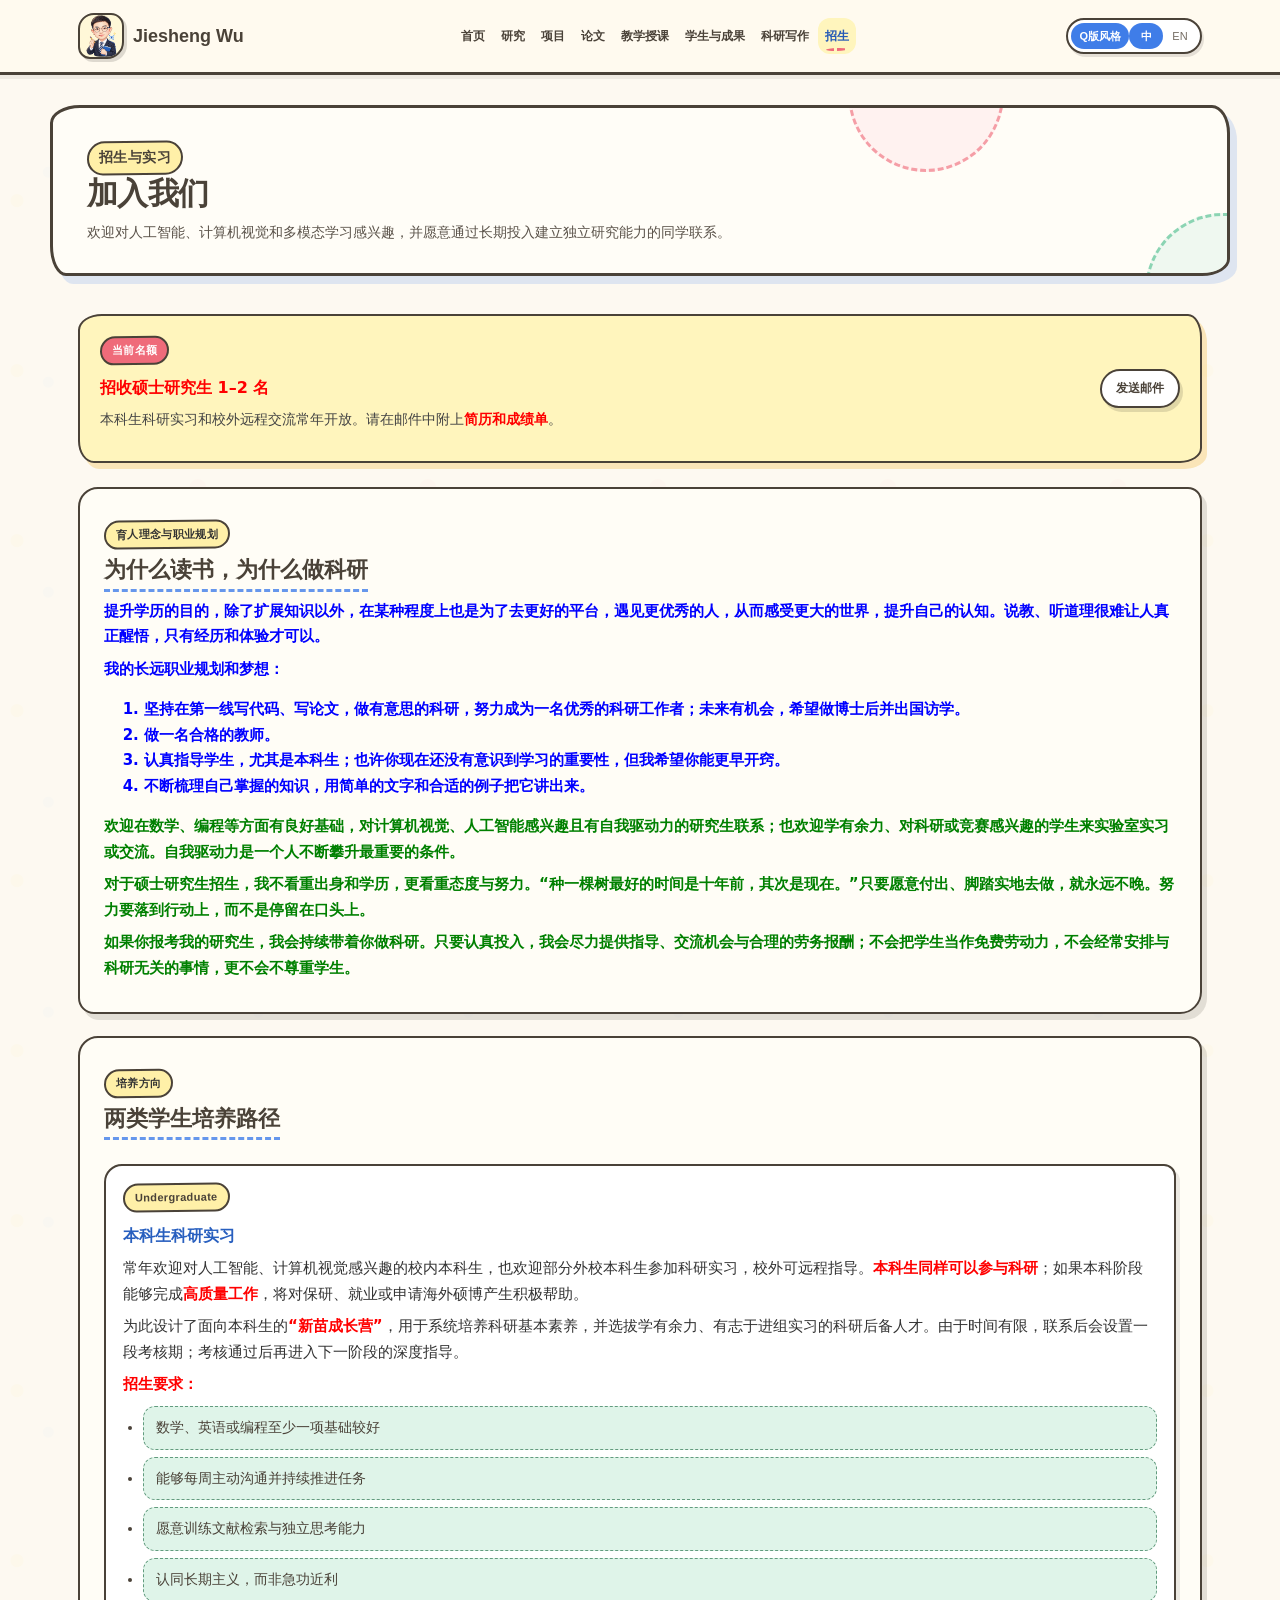
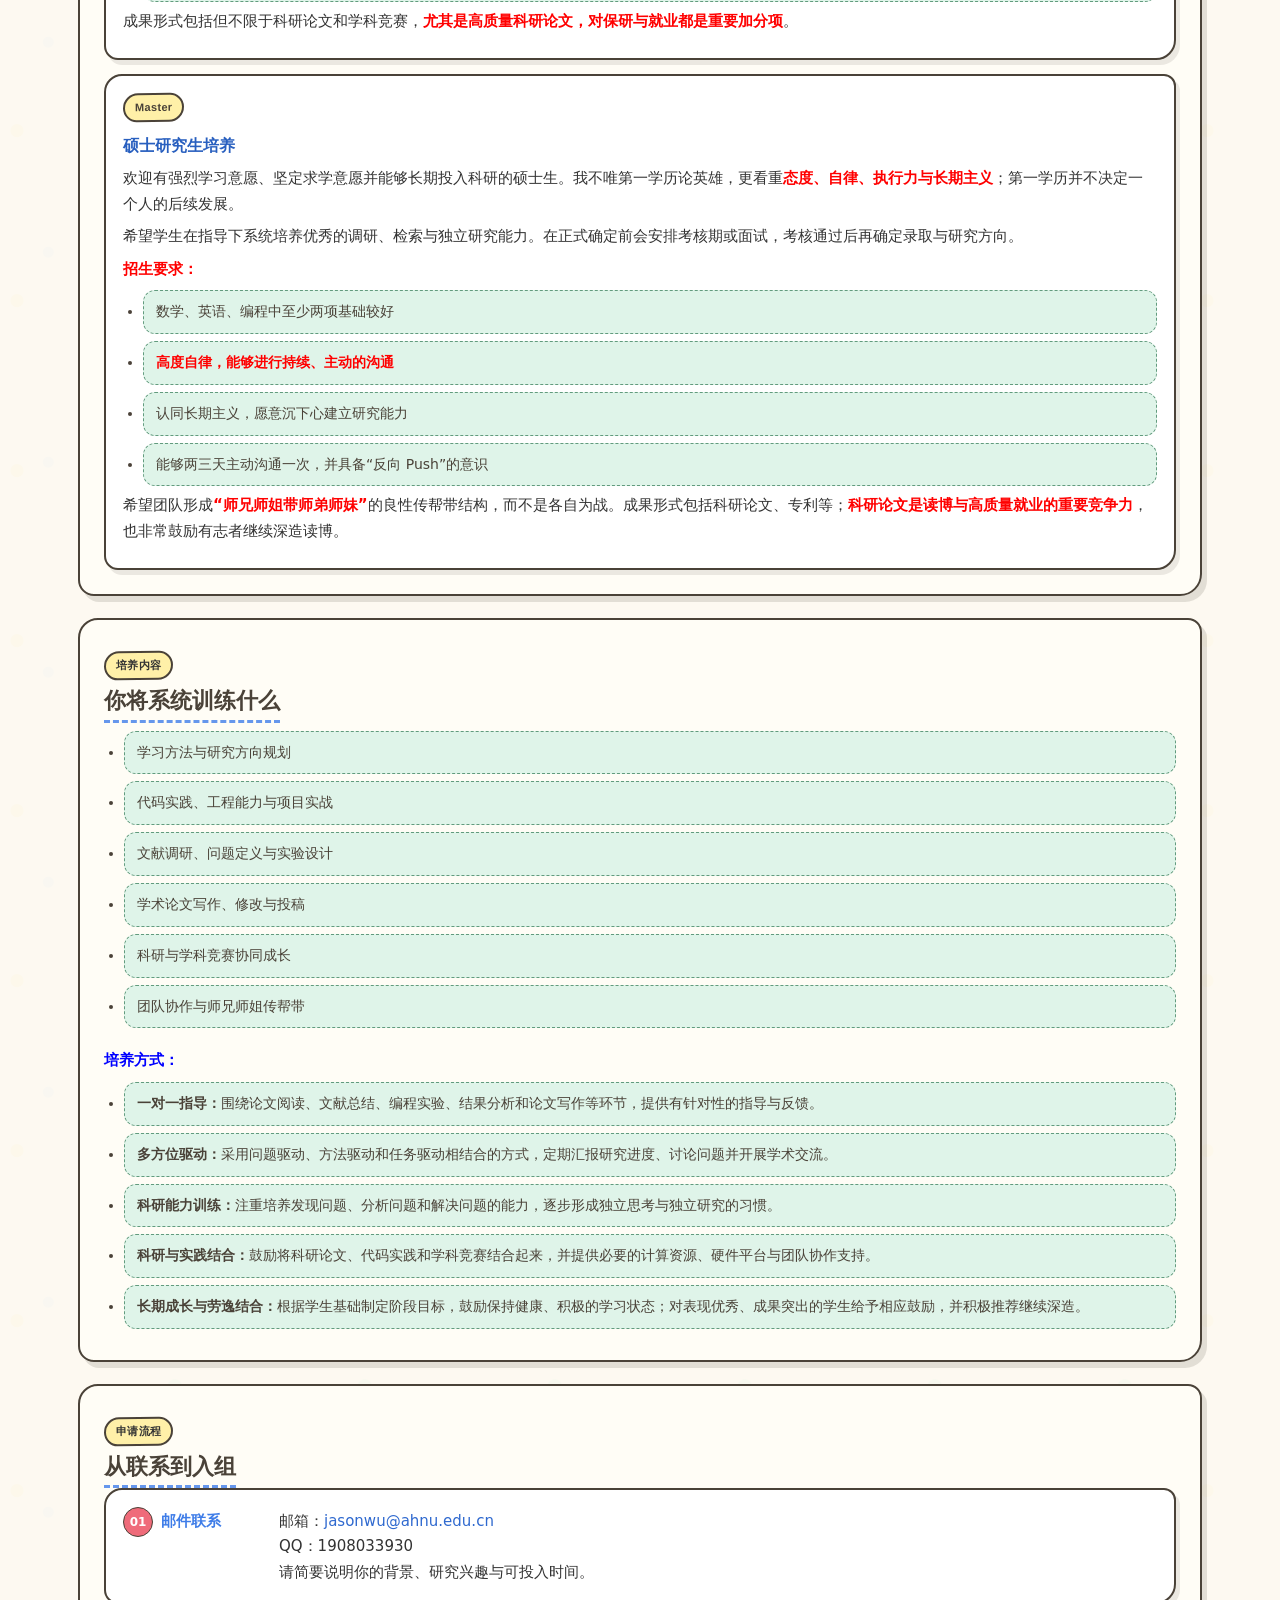
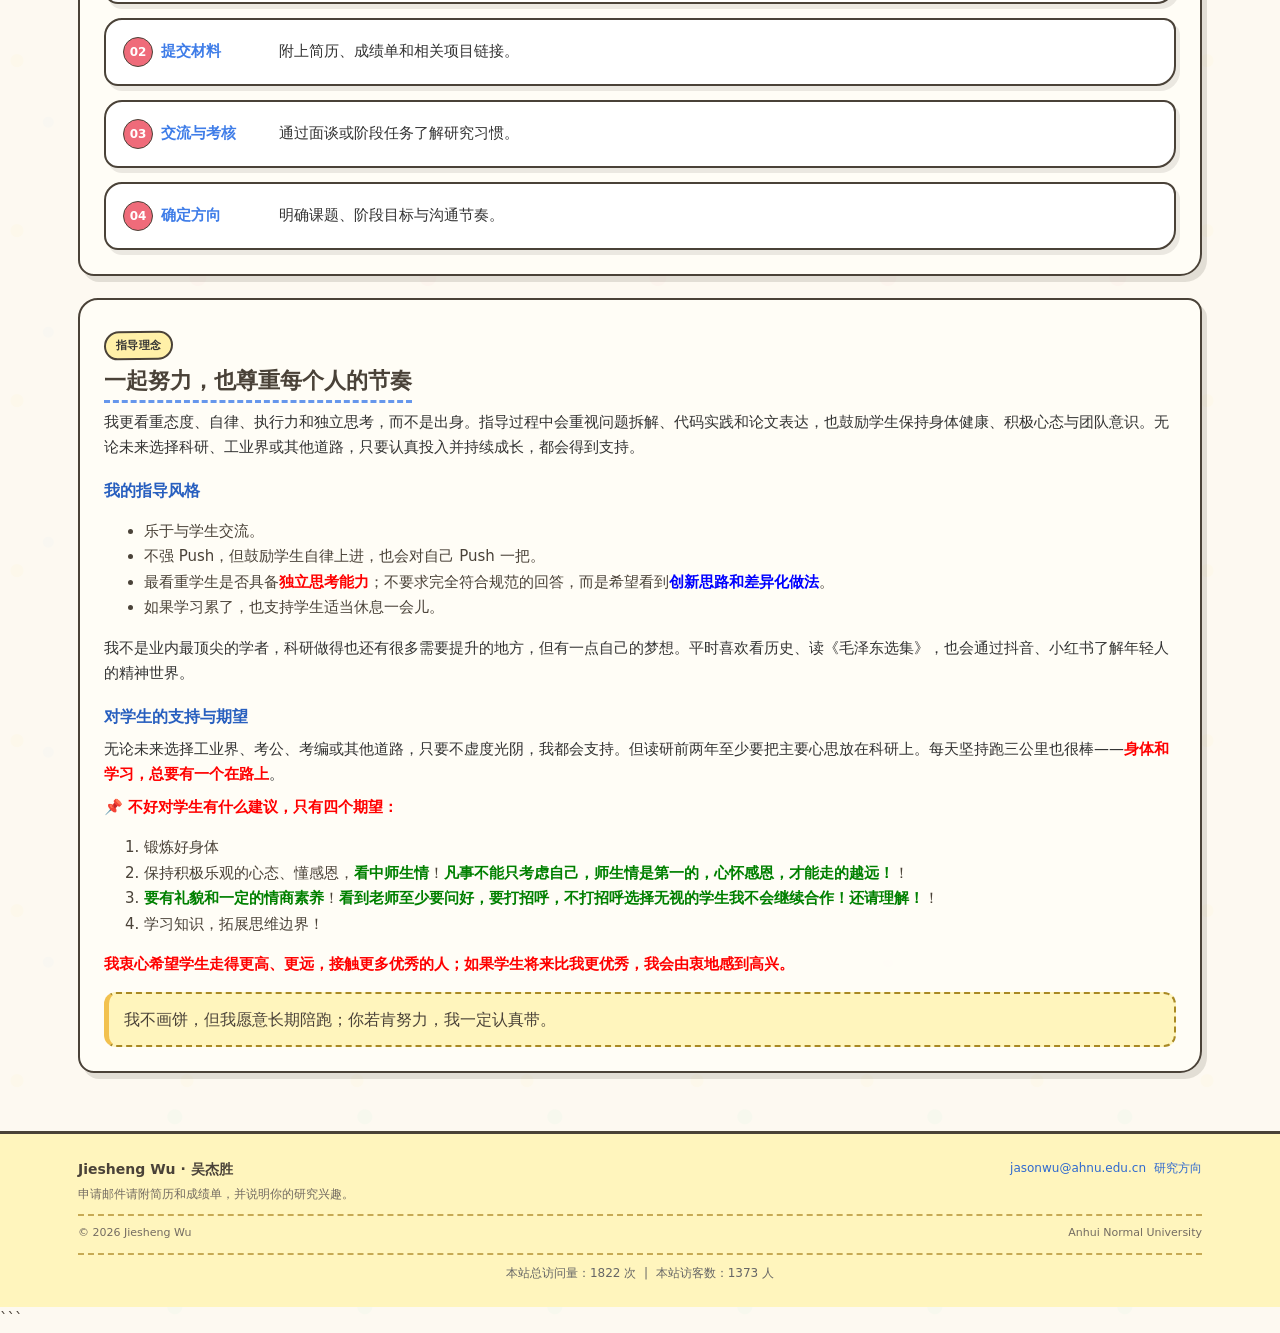
<file: recruitment.html>
<!doctype html>
<html lang="zh-CN">
<head>
  <meta charset="utf-8">
  <meta name="viewport" content="width=device-width, initial-scale=1">
  <meta name="description" content="Recruitment information for prospective students interested in computer vision and AI.">
  <meta name="theme-color" content="#0b2f53">
  <link rel="icon" href="./images/logo-ahnu.jpeg">
  <link rel="stylesheet" href="./assets/site.css">
  <link rel="stylesheet" href="./assets/q-theme.css">
  <title>Join Us | Jiesheng Wu</title>
</head>
<body class="lang-zh">
  <a class="skip-link" href="#main"><span data-lang="zh">跳至正文</span><span data-lang="en">Skip to content</span></a>

  <header class="site-header">
    <div class="container nav-shell">
      <a class="brand" href="./index.html"><span class="brand-mark">JW</span><span class="brand-text">Jiesheng Wu</span></a>

      <nav class="site-nav" aria-label="Primary navigation">
        <a href="./index.html"><span data-lang="zh">首页</span><span data-lang="en">Home</span></a>
        <a href="./research.html"><span data-lang="zh">研究</span><span data-lang="en">Research</span></a>
        <a href="./projects.html"><span data-lang="zh">项目</span><span data-lang="en">Projects</span></a>
        <a href="./publications.html"><span data-lang="zh">论文</span><span data-lang="en">Publications</span></a>
        <a href="./teaching.html"><span data-lang="zh">教学授课</span><span data-lang="en">Teaching</span></a>
        <a href="./students.html"><span data-lang="zh">学生与成果</span><span data-lang="en">Students</span></a>
        <a href="./writing.html"><span data-lang="zh">科研写作</span><span data-lang="en">Writing</span></a>
        <a href="./recruitment.html" aria-current="page"><span data-lang="zh">招生</span><span data-lang="en">Join Us</span></a>
      </nav>

      <div class="nav-actions">
        <div class="language-switch" aria-label="Language switcher">
          <button type="button" data-set-language="zh" aria-pressed="true">中</button>
          <button type="button" data-set-language="en" aria-pressed="false">EN</button>
        </div>

        <button class="menu-toggle" type="button" aria-label="Toggle navigation" aria-expanded="false">
          <span></span>
        </button>
      </div>
    </div>
  </header>

  <main id="main">
    <section class="page-hero">
      <div class="container">
        <p class="eyebrow">
          <span data-lang="zh">招生与实习</span>
          <span data-lang="en">Admissions & internships</span>
        </p>

        <h1>
          <span data-lang="zh">加入我们</span>
          <span data-lang="en">Join the group</span>
        </h1>

        <p>
          <span data-lang="zh">欢迎对人工智能、计算机视觉和多模态学习感兴趣，并愿意通过长期投入建立独立研究能力的同学联系。</span>
          <span data-lang="en">Students interested in AI, computer vision, and multimodal learning—and willing to develop independent research ability through sustained effort—are welcome to get in touch.</span>
        </p>
      </div>
    </section>

    <div class="page-main">
      <div class="container">

        <section class="recruit-hero-card">
          <div>
            <span class="mini-label">
              <span data-lang="zh">当前名额</span>
              <span data-lang="en">Current openings</span>
            </span>

            <h2 class="highlight-red">
              <span data-lang="zh">招收硕士研究生 1–2 名</span>
              <span data-lang="en">1–2 master's positions available</span>
            </h2>

            <p>
              <span data-lang="zh">本科生科研实习和校外远程交流常年开放。请在邮件中附上<strong class="highlight-red">简历和成绩单</strong>。</span>
              <span data-lang="en">Undergraduate research internships and remote collaboration are open year-round. Please attach your <strong class="highlight-red">CV and transcript</strong> to your email.</span>
            </p>
          </div>

          <a class="button button-ghost" href="mailto:jasonwu@ahnu.edu.cn?subject=Prospective%20student%20inquiry">
            <span data-lang="zh">发送邮件</span>
            <span data-lang="en">Send email</span>
          </a>
        </section>

        <section class="content-section" id="mentoring">
          <p class="eyebrow">
            <span data-lang="zh">育人理念与职业规划</span>
            <span data-lang="en">Mentoring and long-term goals</span>
          </p>

          <h2>
            <span data-lang="zh">为什么读书，为什么做科研</span>
            <span data-lang="en">Why study and why conduct research</span>
          </h2>

          <p class="highlight-blue" data-lang="zh">提升学历的目的，除了扩展知识以外，在某种程度上也是为了去更好的平台，遇见更优秀的人，从而感受更大的世界，提升自己的认知。说教、听道理很难让人真正醒悟，只有经历和体验才可以。</p>

          <p class="highlight-blue" data-lang="en">Graduate study is not only about expanding knowledge. It also creates opportunities to join a stronger platform, meet excellent people, see a larger world, and broaden one's understanding. Advice alone rarely changes a person; experience does.</p>

          <p class="highlight-blue" data-lang="zh"><strong>我的长远职业规划和梦想：</strong></p>

          <ol class="highlight-blue" data-lang="zh">
            <li>坚持在第一线写代码、写论文，做有意思的科研，努力成为一名优秀的科研工作者；未来有机会，希望做博士后并出国访学。</li>
            <li>做一名合格的教师。</li>
            <li>认真指导学生，尤其是本科生；也许你现在还没有意识到学习的重要性，但我希望你能更早开窍。</li>
            <li>不断梳理自己掌握的知识，用简单的文字和合适的例子把它讲出来。</li>
          </ol>

          <ol class="highlight-blue" data-lang="en">
            <li>Remain hands-on with coding and paper writing, pursue meaningful research, and grow into a strong researcher; when possible, pursue postdoctoral work and international visits.</li>
            <li>Become a responsible and qualified teacher.</li>
            <li>Mentor students seriously, especially undergraduates, and help them recognize the importance of learning as early as possible.</li>
            <li>Continually organize what I know and explain it with simple language and suitable examples.</li>
          </ol>

          <p class="highlight-green" data-lang="zh">欢迎在数学、编程等方面有良好基础，对计算机视觉、人工智能感兴趣且有自我驱动力的研究生联系；也欢迎学有余力、对科研或竞赛感兴趣的学生来实验室实习或交流。自我驱动力是一个人不断攀升最重要的条件。</p>

          <p class="highlight-green" data-lang="en">Graduate students with solid foundations in mathematics or programming, an interest in computer vision and AI, and strong self-motivation are welcome. Students interested in research, competitions, internships, or academic exchange are also encouraged to contact me. Self-motivation is essential for sustained growth.</p>

          <p class="highlight-green" data-lang="zh">对于硕士研究生招生，我不看重出身和学历，更看重态度与努力。“种一棵树最好的时间是十年前，其次是现在。”只要愿意付出、脚踏实地去做，就永远不晚。努力要落到行动上，而不是停留在口头上。</p>

          <p class="highlight-green" data-lang="en">For master's admissions, I value attitude and effort more than pedigree. “The best time to plant a tree was ten years ago; the second-best time is now.” It is never too late to begin with sincere, practical effort.</p>

          <p class="highlight-green" data-lang="zh">如果你报考我的研究生，我会持续带着你做科研。只要认真投入，我会尽力提供指导、交流机会与合理的劳务报酬；不会把学生当作免费劳动力，不会经常安排与科研无关的事情，更不会不尊重学生。</p>

          <p class="highlight-green" data-lang="en">Students who join the group will receive continuing research guidance, opportunities for discussion, and appropriate compensation when available. Students will not be treated as free labor, routinely assigned unrelated work, or denied respect.</p>
        </section>

        <section class="content-section" id="tracks">
          <p class="eyebrow">
            <span data-lang="zh">培养方向</span>
            <span data-lang="en">Opportunities</span>
          </p>

          <h2>
            <span data-lang="zh">两类学生培养路径</span>
            <span data-lang="en">Two student tracks</span>
          </h2>

          <div class="track-grid" style="margin-top:1.5rem">

            <article class="track-card">
              <span class="mini-label">Undergraduate</span>

              <h3>
                <span data-lang="zh">本科生科研实习</span>
                <span data-lang="en">Undergraduate research</span>
              </h3>

              <p>
                <span data-lang="zh">常年欢迎对人工智能、计算机视觉感兴趣的校内本科生，也欢迎部分外校本科生参加科研实习，校外可远程指导。<strong class="highlight-red">本科生同样可以参与科研</strong>；如果本科阶段能够完成<strong class="highlight-red">高质量工作</strong>，将对保研、就业或申请海外硕博产生积极帮助。</span>

                <span data-lang="en">Undergraduate researchers from AHNU and other universities are welcome year-round, with remote mentoring possible. <strong class="highlight-red">Research is not reserved for graduate students</strong>; <strong class="highlight-red">strong undergraduate work</strong> can support graduate admissions, employment, and overseas applications.</span>
              </p>

              <p>
                <span data-lang="zh">为此设计了面向本科生的<strong class="highlight-red">“新苗成长营”</strong>，用于系统培养科研基本素养，并选拔学有余力、有志于进组实习的科研后备人才。由于时间有限，联系后会设置一段考核期；考核通过后再进入下一阶段的深度指导。</span>

                <span data-lang="en">The <strong class="highlight-red">“New Seed Growth Program”</strong> develops foundational research skills and identifies motivated students for deeper group involvement. Because mentoring time is limited, prospective students complete an initial assessment period before moving to the next stage.</span>
              </p>

              <p>
                <strong class="highlight-red">
                  <span data-lang="zh">招生要求：</span>
                  <span data-lang="en">Admission requirements:</span>
                </strong>
              </p>

              <ul class="check-list">
                <li>
                  <span data-lang="zh">数学、英语或编程至少一项基础较好</span>
                  <span data-lang="en">A solid foundation in at least one of mathematics, English, or programming</span>
                </li>

                <li>
                  <span data-lang="zh">能够每周主动沟通并持续推进任务</span>
                  <span data-lang="en">Proactive weekly communication and consistent task progress</span>
                </li>

                <li>
                  <span data-lang="zh">愿意训练文献检索与独立思考能力</span>
                  <span data-lang="en">Willingness to develop literature-search and independent-thinking skills</span>
                </li>

                <li>
                  <span data-lang="zh">认同长期主义，而非急功近利</span>
                  <span data-lang="en">A long-term mindset rather than short-term opportunism</span>
                </li>
              </ul>

              <p>
                <span data-lang="zh">成果形式包括但不限于科研论文和学科竞赛，<strong class="highlight-red">尤其是高质量科研论文，对保研与就业都是重要加分项</strong>。</span>

                <span data-lang="en">Expected outcomes include research papers and competition projects. <strong class="highlight-red">High-quality papers can be especially valuable for graduate admission and employment.</strong></span>
              </p>
            </article>

            <article class="track-card">
              <span class="mini-label">Master</span>

              <h3>
                <span data-lang="zh">硕士研究生培养</span>
                <span data-lang="en">Master's research</span>
              </h3>

              <p>
                <span data-lang="zh">欢迎有强烈学习意愿、坚定求学意愿并能够长期投入科研的硕士生。我不唯第一学历论英雄，更看重<strong class="highlight-red">态度、自律、执行力与长期主义</strong>；第一学历并不决定一个人的后续发展。</span>

                <span data-lang="en">Master's students with strong motivation and readiness for sustained research are welcome. Prior educational pedigree does not determine future development; <strong class="highlight-red">attitude, discipline, execution, and a long-term mindset</strong> matter more.</span>
              </p>

              <p>
                <span data-lang="zh">希望学生在指导下系统培养优秀的调研、检索与独立研究能力。在正式确定前会安排考核期或面试，考核通过后再确定录取与研究方向。</span>

                <span data-lang="en">Students are expected to develop strong literature review, information retrieval, and independent research skills. An assessment period or interview precedes final selection and topic assignment.</span>
              </p>

              <p>
                <strong class="highlight-red">
                  <span data-lang="zh">招生要求：</span>
                  <span data-lang="en">Admission requirements:</span>
                </strong>
              </p>

              <ul class="check-list">
                <li>
                  <span data-lang="zh">数学、英语、编程中至少两项基础较好</span>
                  <span data-lang="en">A solid foundation in at least two of mathematics, English, and programming</span>
                </li>

                <li>
                  <span class="highlight-red" data-lang="zh">高度自律，能够进行持续、主动的沟通</span>
                  <span class="highlight-red" data-lang="en">Self-discipline and regular, proactive communication</span>
                </li>

                <li>
                  <span data-lang="zh">认同长期主义，愿意沉下心建立研究能力</span>
                  <span data-lang="en">A long-term mindset and patience to build genuine research ability</span>
                </li>

                <li>
                  <span data-lang="zh">能够两三天主动沟通一次，并具备“反向 Push”的意识</span>
                  <span data-lang="en">Proactive communication every few days and willingness to “push back” constructively</span>
                </li>
              </ul>

              <p>
                <span data-lang="zh">希望团队形成<strong class="highlight-red">“师兄师姐带师弟师妹”</strong>的良性传帮带结构，而不是各自为战。成果形式包括科研论文、专利等；<strong class="highlight-red">科研论文是读博与高质量就业的重要竞争力</strong>，也非常鼓励有志者继续深造读博。</span>

                <span data-lang="en">The group aims for a healthy <strong class="highlight-red">peer-mentoring structure in which senior students help junior students</strong>. Outcomes may include papers and patents. <strong class="highlight-red">Research publications are valuable for Ph.D. study and high-quality employment</strong>, and students interested in doctoral study will be strongly supported.</span>
              </p>
            </article>

          </div>
        </section>

        <section class="content-section" id="training">
          <p class="eyebrow">
            <span data-lang="zh">培养内容</span>
            <span data-lang="en">Training</span>
          </p>

          <h2>
            <span data-lang="zh">你将系统训练什么</span>
            <span data-lang="en">What you will develop</span>
          </h2>

          <ul class="topic-list">
            <li>
              <span data-lang="zh">学习方法与研究方向规划</span>
              <span data-lang="en">Learning methods and research planning</span>
            </li>

            <li>
              <span data-lang="zh">代码实践、工程能力与项目实战</span>
              <span data-lang="en">Implementation, engineering, and project practice</span>
            </li>

            <li>
              <span data-lang="zh">文献调研、问题定义与实验设计</span>
              <span data-lang="en">Literature review, problem formulation, and experiment design</span>
            </li>

            <li>
              <span data-lang="zh">学术论文写作、修改与投稿</span>
              <span data-lang="en">Academic writing, revision, and submission</span>
            </li>

            <li>
              <span data-lang="zh">科研与学科竞赛协同成长</span>
              <span data-lang="en">Combined growth through research and competitions</span>
            </li>

            <li>
              <span data-lang="zh">团队协作与师兄师姐传帮带</span>
              <span data-lang="en">Collaboration and peer mentorship</span>
            </li>
          </ul>

          <p style="margin-top:20px;">
            <strong class="highlight-blue">
              <span data-lang="zh">培养方式：</span>
              <span data-lang="en">Training approach:</span>
            </strong>
          </p>

          <ul class="check-list">
            <li>
              <span data-lang="zh"><strong>一对一指导：</strong>围绕论文阅读、文献总结、编程实验、结果分析和论文写作等环节，提供有针对性的指导与反馈。</span>

              <span data-lang="en"><strong>Individual mentoring:</strong> Targeted guidance and feedback on paper reading, literature review, implementation, experimental analysis, and academic writing.</span>
            </li>

            <li>
              <span data-lang="zh"><strong>多方位驱动：</strong>采用问题驱动、方法驱动和任务驱动相结合的方式，定期汇报研究进度、讨论问题并开展学术交流。</span>

              <span data-lang="en"><strong>Multi-dimensional training:</strong> Combine problem-, method-, and task-driven learning with regular progress reports, discussions, and academic exchange.</span>
            </li>

            <li>
              <span data-lang="zh"><strong>科研能力训练：</strong>注重培养发现问题、分析问题和解决问题的能力，逐步形成独立思考与独立研究的习惯。</span>

              <span data-lang="en"><strong>Research skills:</strong> Develop the ability to identify, analyze, and solve problems while gradually building independent-thinking and research habits.</span>
            </li>

            <li>
              <span data-lang="zh"><strong>科研与实践结合：</strong>鼓励将科研论文、代码实践和学科竞赛结合起来，并提供必要的计算资源、硬件平台与团队协作支持。</span>

              <span data-lang="en"><strong>Research and practice:</strong> Combine academic research, implementation, and competitions with appropriate computing resources, hardware, and team support.</span>
            </li>

            <li>
              <span data-lang="zh"><strong>长期成长与劳逸结合：</strong>根据学生基础制定阶段目标，鼓励保持健康、积极的学习状态；对表现优秀、成果突出的学生给予相应鼓励，并积极推荐继续深造。</span>

              <span data-lang="en"><strong>Long-term and balanced growth:</strong> Set phased goals based on individual foundations, encourage healthy study habits, and support outstanding students in pursuing further study.</span>
            </li>
          </ul>
        </section>

        <section class="content-section" id="process">
          <p class="eyebrow">
            <span data-lang="zh">申请流程</span>
            <span data-lang="en">Application process</span>
          </p>

          <h2>
            <span data-lang="zh">从联系到入组</span>
            <span data-lang="en">From first contact to joining</span>
          </h2>

          <div class="process-grid">
            <article class="process-step">
              <b>01</b>

              <strong>
                <span data-lang="zh">邮件联系</span>
                <span data-lang="en">Contact</span>
              </strong>

              <p>
                <span data-lang="zh">邮箱：<a href="mailto:jasonwu@ahnu.edu.cn">jasonwu@ahnu.edu.cn</a><br>QQ：1908033930<br>请简要说明你的背景、研究兴趣与可投入时间。</span>

                <span data-lang="en">Email: <a href="mailto:jasonwu@ahnu.edu.cn">jasonwu@ahnu.edu.cn</a><br>QQ: 1908033930<br>Please briefly introduce your background, research interests, and availability.</span>
              </p>
            </article>

            <article class="process-step">
              <b>02</b>

              <strong>
                <span data-lang="zh">提交材料</span>
                <span data-lang="en">Materials</span>
              </strong>

              <p>
                <span data-lang="zh">附上简历、成绩单和相关项目链接。</span>
                <span data-lang="en">Attach your CV, transcript, and relevant project links.</span>
              </p>
            </article>

            <article class="process-step">
              <b>03</b>

              <strong>
                <span data-lang="zh">交流与考核</span>
                <span data-lang="en">Conversation</span>
              </strong>

              <p>
                <span data-lang="zh">通过面谈或阶段任务了解研究习惯。</span>
                <span data-lang="en">Discuss goals and complete a short assessment task when appropriate.</span>
              </p>
            </article>

            <article class="process-step">
              <b>04</b>

              <strong>
                <span data-lang="zh">确定方向</span>
                <span data-lang="en">Research plan</span>
              </strong>

              <p>
                <span data-lang="zh">明确课题、阶段目标与沟通节奏。</span>
                <span data-lang="en">Agree on a topic, milestones, and communication cadence.</span>
              </p>
            </article>
          </div>
        </section>

        <section class="content-section" id="philosophy">
          <p class="eyebrow">
            <span data-lang="zh">指导理念</span>
            <span data-lang="en">Mentoring philosophy</span>
          </p>

          <h2>
            <span data-lang="zh">一起努力，也尊重每个人的节奏</span>
            <span data-lang="en">Working together while respecting individual pace</span>
          </h2>

          <p data-lang="zh">我更看重态度、自律、执行力和独立思考，而不是出身。指导过程中会重视问题拆解、代码实践和论文表达，也鼓励学生保持身体健康、积极心态与团队意识。无论未来选择科研、工业界或其他道路，只要认真投入并持续成长，都会得到支持。</p>

          <p data-lang="en">I value attitude, self-discipline, execution, and independent thinking more than prior pedigree. Mentoring emphasizes problem decomposition, implementation, and research communication, while also encouraging physical well-being, a constructive mindset, and team spirit. Whether students later choose academia, industry, or another path, sincere effort and continued growth will be supported.</p>

          <h3>
            <span data-lang="zh">我的指导风格</span>
            <span data-lang="en">My mentoring style</span>
          </h3>

          <ul data-lang="zh">
            <li>乐于与学生交流。</li>
            <li>不强 Push，但鼓励学生自律上进，也会对自己 Push 一把。</li>
            <li>最看重学生是否具备<strong class="highlight-red">独立思考能力</strong>；不要求完全符合规范的回答，而是希望看到<strong class="highlight-blue">创新思路和差异化做法</strong>。</li>
            <li>如果学习累了，也支持学生适当休息一会儿。</li>
          </ul>

          <ul data-lang="en">
            <li>I am approachable and enjoy communicating with students.</li>
            <li>I do not apply excessive pressure, but I encourage self-discipline and progress, and I also push myself.</li>
            <li><strong class="highlight-red">Independent thinking</strong> matters most. I value <strong class="highlight-blue">original and differentiated ideas</strong> over formulaic answers.</li>
            <li>When students are tired, I also support taking an appropriate break.</li>
          </ul>

          <p data-lang="zh">我不是业内最顶尖的学者，科研做得也还有很多需要提升的地方，但有一点自己的梦想。平时喜欢看历史、读《毛泽东选集》，也会通过抖音、小红书了解年轻人的精神世界。</p>

          <p data-lang="en">I do not claim to be a top scholar and still have much to improve, but I have research ambitions of my own. I enjoy history and reading the Selected Works of Mao Zedong, and I also use current social platforms to better understand younger generations.</p>

          <h3>
            <span data-lang="zh">对学生的支持与期望</span>
            <span data-lang="en">Support and expectations</span>
          </h3>

          <p data-lang="zh">无论未来选择工业界、考公、考编或其他道路，只要不虚度光阴，我都会支持。但读研前两年至少要把主要心思放在科研上。每天坚持跑三公里也很棒——<strong class="highlight-red">身体和学习，总要有一个在路上</strong>。</p>

          <p data-lang="en">Whether students later choose industry, public service, education, or another path, I will support them as long as they use their time well. During the first two years of graduate study, however, research should remain the primary focus. Running three kilometers every day is also admirable—<strong class="highlight-red">either the body or the mind should always be moving forward</strong>.</p>

          <p data-lang="zh">
            <strong class="highlight-red">📌 不好对学生有什么建议，只有四个期望：</strong>
          </p>

          <ol data-lang="zh">
            <li>锻炼好身体</li>
            <li>保持积极乐观的心态、懂感恩，<span class="highlight-green">看中师生情</span>！<span class="highlight-green">凡事不能只考虑自己，师生情是第一的，心怀感恩，才能走的越远！</span>！</li>
            <li><span class="highlight-green">要有礼貌和一定的情商素养</span>！<span class="highlight-green">看到老师至少要问好，要打招呼，不打招呼选择无视的学生我不会继续合作！还请理解！</span>！</li>
            <li>学习知识，拓展思维边界！</li>
          </ol>

          <ol data-lang="en">
            <li>Take good care of your health.</li>
            <li class="highlight-green">Remain positive and grateful, and value the group and mentor–student relationship.</li>
            <li class="highlight-green">Be polite and develop sound communication and interpersonal skills.</li>
            <li>Learn seriously and continue expanding the boundaries of your thinking.</li>
          </ol>

          <p class="highlight-red" data-lang="zh">我衷心希望学生走得更高、更远，接触更多优秀的人；如果学生将来比我更优秀，我会由衷地感到高兴。</p>

          <p class="highlight-red" data-lang="en">I sincerely hope my students go farther, meet more excellent people, and ultimately surpass me. That would make me genuinely happy.</p>

          <div class="quote-card">
            <span data-lang="zh">我不画饼，但我愿意长期陪跑；你若肯努力，我一定认真带。</span>
            <span data-lang="en">I make no empty promises, but I am committed to long-term mentorship. If you are ready to work, I will take your growth seriously.</span>
          </div>
        </section>

      </div>
    </div>
  </main>

  <footer class="site-footer">
    <div class="container">
      <div class="footer-grid">
        <div>
          <p class="footer-name">Jiesheng Wu · 吴杰胜</p>

          <p class="footer-copy">
            <span data-lang="zh">申请邮件请附简历和成绩单，并说明你的研究兴趣。</span>
            <span data-lang="en">Please attach your CV and transcript and describe your research interests.</span>
          </p>
        </div>

        <div class="footer-links">
          <a href="mailto:jasonwu@ahnu.edu.cn">jasonwu@ahnu.edu.cn</a>

          <a href="./research.html">
            <span data-lang="zh">研究方向</span>
            <span data-lang="en">Research</span>
          </a>
        </div>
      </div>

      <div class="footer-bottom">
        <span>© 2026 Jiesheng Wu</span>
        <span>Anhui Normal University</span>
      </div>
    </div>
  </footer>

  <script src="./assets/site.js"></script>
</body>
</html>
```
</file>
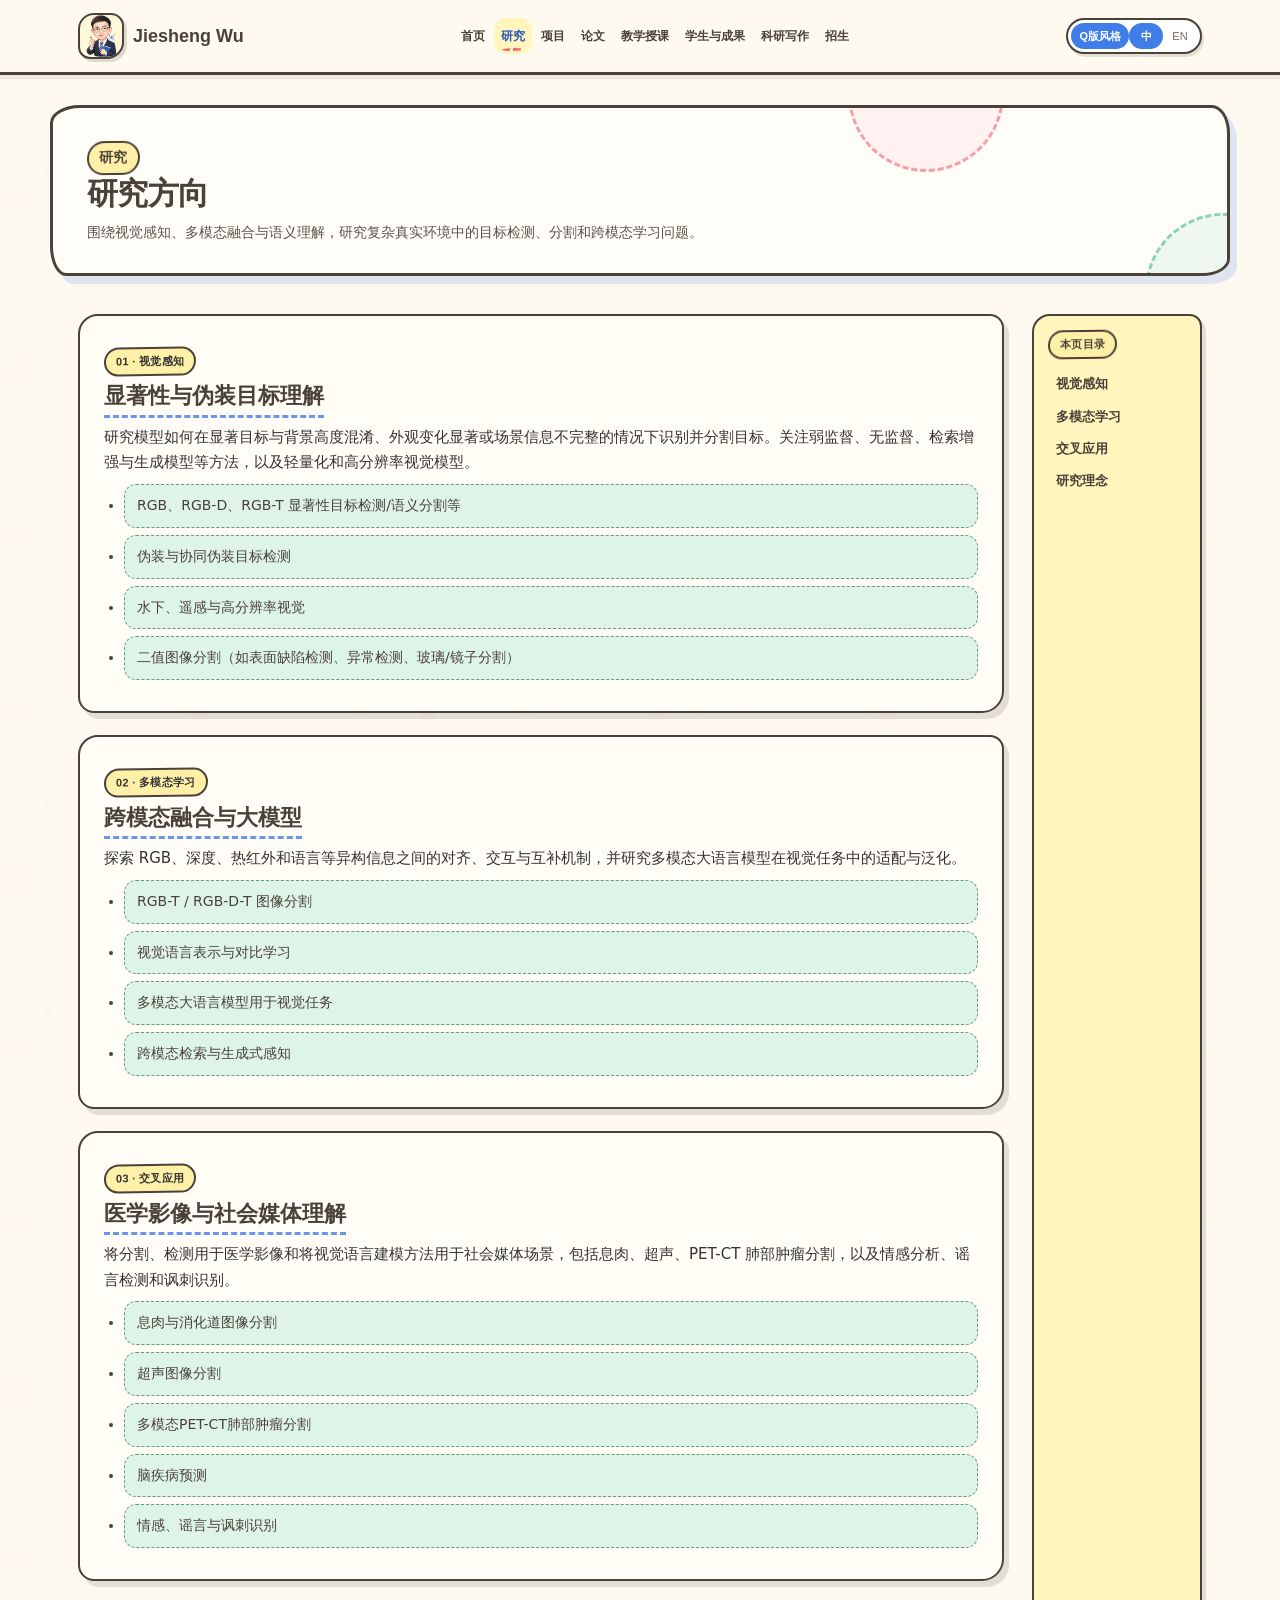
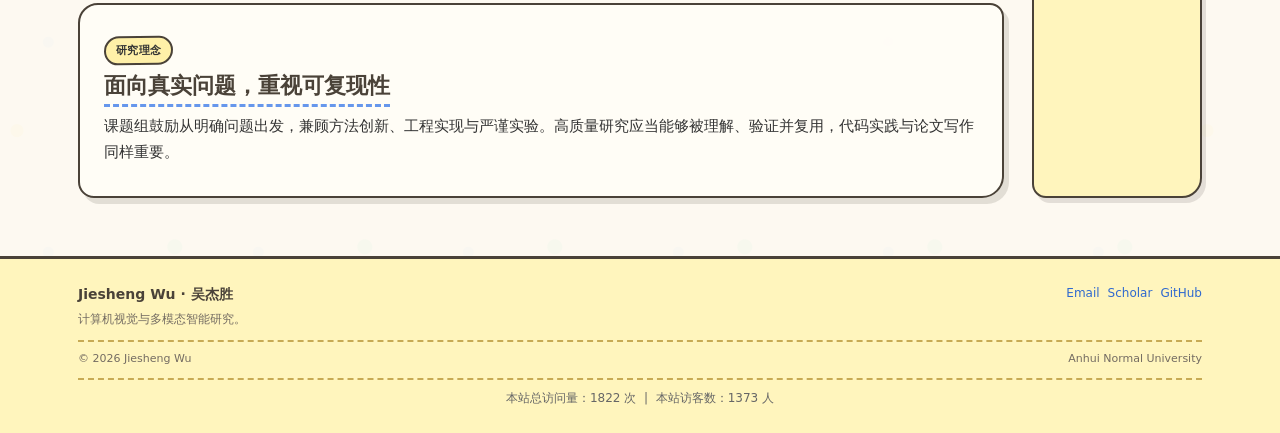
<file: research.html>
<!doctype html>
<html lang="zh-CN">
<head>
  <meta charset="utf-8">
  <meta name="viewport" content="width=device-width, initial-scale=1">
  <meta name="description" content="Research interests of Jiesheng Wu in computer vision and multimodal intelligence.">
  <meta name="theme-color" content="#0b2f53">
  <link rel="icon" href="./images/logo-ahnu.jpeg">
  <link rel="stylesheet" href="./assets/site.css">
  <link rel="stylesheet" href="./assets/q-theme.css">
  <title>Research | Jiesheng Wu</title>
</head>
<body class="lang-zh">
  <a class="skip-link" href="#main"><span data-lang="zh">跳至正文</span><span data-lang="en">Skip to content</span></a>
  <header class="site-header">
    <div class="container nav-shell">
      <a class="brand" href="./index.html"><span class="brand-mark">JW</span><span class="brand-text">Jiesheng Wu</span></a>
      <nav class="site-nav" aria-label="Primary navigation">
        <a href="./index.html"><span data-lang="zh">首页</span><span data-lang="en">Home</span></a>
        <a href="./research.html" aria-current="page"><span data-lang="zh">研究</span><span data-lang="en">Research</span></a>
        <a href="./projects.html"><span data-lang="zh">项目</span><span data-lang="en">Projects</span></a>
        <a href="./publications.html"><span data-lang="zh">论文</span><span data-lang="en">Publications</span></a>
        <a href="./teaching.html"><span data-lang="zh">教学授课</span><span data-lang="en">Teaching</span></a>
        <a href="./students.html"><span data-lang="zh">学生与成果</span><span data-lang="en">Students</span></a>
        <a href="./writing.html"><span data-lang="zh">科研写作</span><span data-lang="en">Writing</span></a>
        <a href="./recruitment.html"><span data-lang="zh">招生</span><span data-lang="en">Join Us</span></a>
      </nav>
      <div class="nav-actions">
        <div class="language-switch" aria-label="Language switcher"><button type="button" data-set-language="zh" aria-pressed="true">中</button><button type="button" data-set-language="en" aria-pressed="false">EN</button></div>
        <button class="menu-toggle" type="button" aria-label="Toggle navigation" aria-expanded="false"><span></span></button>
      </div>
    </div>
  </header>

  <main id="main">
    <section class="page-hero">
      <div class="container">
        <p class="eyebrow"><span data-lang="zh">研究</span><span data-lang="en">Research</span></p>
        <h1><span data-lang="zh">研究方向</span><span data-lang="en">Research directions</span></h1>
        <p><span data-lang="zh">围绕视觉感知、多模态融合与语义理解，研究复杂真实环境中的目标检测、分割和跨模态学习问题。</span><span data-lang="en">My work studies object detection, segmentation, and cross-modal learning in complex real-world environments, spanning visual perception, multimodal fusion, and semantic understanding.</span></p>
      </div>
    </section>

    <div class="page-main">
      <div class="container content-grid">
        <div>
          <section class="content-section" id="vision">
            <p class="eyebrow"><span data-lang="zh">01 · 视觉感知</span><span data-lang="en">01 · Visual perception</span></p>
            <h2><span data-lang="zh">显著性与伪装目标理解</span><span data-lang="en">Salient and camouflaged object understanding</span></h2>
            <p data-lang="zh">研究模型如何在显著目标与背景高度混淆、外观变化显著或场景信息不完整的情况下识别并分割目标。关注弱监督、无监督、检索增强与生成模型等方法，以及轻量化和高分辨率视觉模型。</p>
            <p data-lang="en">I study how models recognize and segment objects when foreground and background are highly confusing, appearances vary significantly, or scene information is incomplete. Current interests include weakly supervised and unsupervised learning, retrieval augmentation, generative models, lightweight architectures, and high-resolution vision.</p>
            <ul class="topic-list">
              <li><span data-lang="zh">RGB、RGB-D、RGB-T 显著性目标检测/语义分割等</span><span data-lang="en">RGB, RGB-D, and RGB-T salient object detection</span></li>
              <li><span data-lang="zh">伪装与协同伪装目标检测</span><span data-lang="en">Camouflaged and co-camouflaged object detection</span></li>
              <li><span data-lang="zh">水下、遥感与高分辨率视觉</span><span data-lang="en">Underwater, remote-sensing, and high-resolution vision</span></li>
              <li><span data-lang="zh">二值图像分割（如表面缺陷检测、异常检测、玻璃/镜子分割）</span><span data-lang="en">Dichotomous segmentation and surface defect detection</span></li>
            </ul>
          </section>

          <section class="content-section" id="multimodal">
            <p class="eyebrow"><span data-lang="zh">02 · 多模态学习</span><span data-lang="en">02 · Multimodal learning</span></p>
            <h2><span data-lang="zh">跨模态融合与大模型</span><span data-lang="en">Cross-modal fusion and foundation models</span></h2>
            <p data-lang="zh">探索 RGB、深度、热红外和语言等异构信息之间的对齐、交互与互补机制，并研究多模态大语言模型在视觉任务中的适配与泛化。</p>
            <p data-lang="en">I explore alignment, interaction, and complementary representations across RGB, depth, thermal, and language modalities, as well as adaptation and generalization of multimodal large language models for visual tasks.</p>
            <ul class="topic-list">
              <li><span data-lang="zh">RGB-T / RGB-D-T 图像分割</span><span data-lang="en">RGB-T and RGB-D-T image segmentation</span></li>
              <li><span data-lang="zh">视觉语言表示与对比学习</span><span data-lang="en">Vision-language representation and contrastive learning</span></li>
              <li><span data-lang="zh">多模态大语言模型用于视觉任务</span><span data-lang="en">Multimodal LLMs for visual tasks</span></li>
              <li><span data-lang="zh">跨模态检索与生成式感知</span><span data-lang="en">Cross-modal retrieval and generative perception</span></li>
            </ul>
          </section>

          <section class="content-section" id="medical">
            <p class="eyebrow"><span data-lang="zh">03 · 交叉应用</span><span data-lang="en">03 · Interdisciplinary applications</span></p>
            <h2><span data-lang="zh">医学影像与社会媒体理解</span><span data-lang="en">Medical imaging and social-media understanding</span></h2>
            <p data-lang="zh">将分割、检测用于医学影像和将视觉语言建模方法用于社会媒体场景，包括息肉、超声、PET-CT 肺部肿瘤分割，以及情感分析、谣言检测和讽刺识别。</p>
            <p data-lang="en">I apply segmentation, detection, and vision-language models to medical imaging and social media, including polyp, ultrasound, and PET-CT lung tumor segmentation, alongside sentiment analysis, rumor detection, and sarcasm recognition.</p>
            <ul class="topic-list">
              <li><span data-lang="zh">息肉与消化道图像分割</span><span data-lang="en">Polyp and gastrointestinal image segmentation</span></li>
              <li><span data-lang="zh">超声图像分割</span><span data-lang="en">Ultrasound image segmentation</span></li>
              <li><span data-lang="zh">多模态PET-CT肺部肿瘤分割</span><span data-lang="en">PET-CT lung tumor segmentation</span></li>
               <li><span data-lang="zh">脑疾病预测</span><span data-lang="en">Brain Network</span></li>
              <li><span data-lang="zh">情感、谣言与讽刺识别</span><span data-lang="en">Sentiment, rumor, and sarcasm recognition</span></li>
            </ul>
          </section>

          <section class="content-section" id="principles">
            <p class="eyebrow"><span data-lang="zh">研究理念</span><span data-lang="en">Research principles</span></p>
            <h2><span data-lang="zh">面向真实问题，重视可复现性</span><span data-lang="en">Real problems, reproducible research</span></h2>
            <p data-lang="zh">课题组鼓励从明确问题出发，兼顾方法创新、工程实现与严谨实验。高质量研究应当能够被理解、验证并复用，代码实践与论文写作同样重要。</p>
            <p data-lang="en">Our group starts from well-defined problems and balances methodological novelty, engineering quality, and rigorous experimentation. Strong research should be understandable, verifiable, and reusable; implementation and writing matter equally.</p>
          </section>
        </div>

        <aside class="side-nav" aria-label="On this page">
          <span class="mini-label"><span data-lang="zh">本页目录</span><span data-lang="en">On this page</span></span>
          <a href="#vision"><span data-lang="zh">视觉感知</span><span data-lang="en">Visual perception</span></a>
          <a href="#multimodal"><span data-lang="zh">多模态学习</span><span data-lang="en">Multimodal learning</span></a>
          <a href="#medical"><span data-lang="zh">交叉应用</span><span data-lang="en">Applications</span></a>
          <a href="#principles"><span data-lang="zh">研究理念</span><span data-lang="en">Principles</span></a>
        </aside>
      </div>
    </div>
  </main>

  <footer class="site-footer"><div class="container"><div class="footer-grid"><div><p class="footer-name">Jiesheng Wu · 吴杰胜</p><p class="footer-copy"><span data-lang="zh">计算机视觉与多模态智能研究。</span><span data-lang="en">Research in computer vision and multimodal intelligence.</span></p></div><div class="footer-links"><a href="mailto:jasonwu@ahnu.edu.cn">Email</a><a href="https://scholar.google.com/citations?user=fDgrxRcAAAAJ&amp;hl=zh-CN" target="_blank" rel="noopener">Scholar</a><a href="https://github.com/TomorrowJW" target="_blank" rel="noopener">GitHub</a></div></div><div class="footer-bottom"><span>© 2026 Jiesheng Wu</span><span>Anhui Normal University</span></div></div></footer>
  <script src="./assets/site.js"></script>
</body>
</html>
</file>
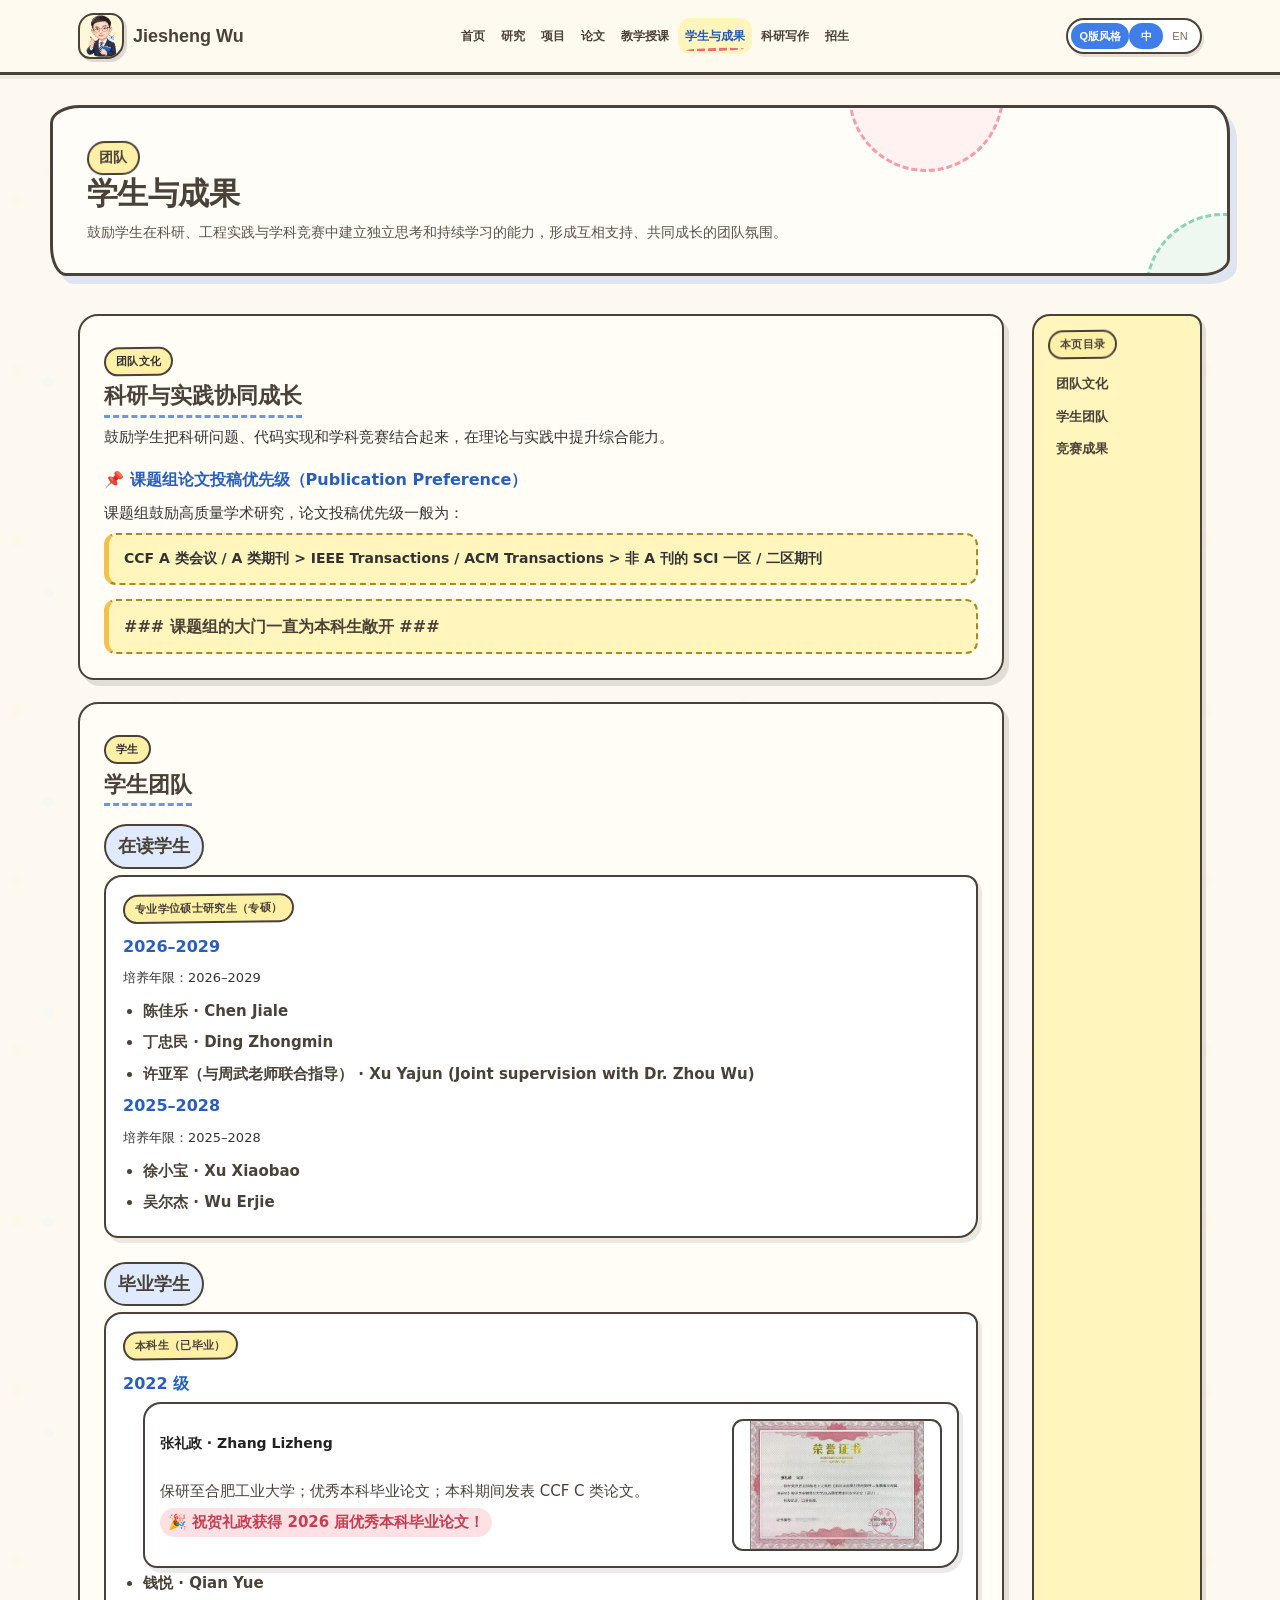
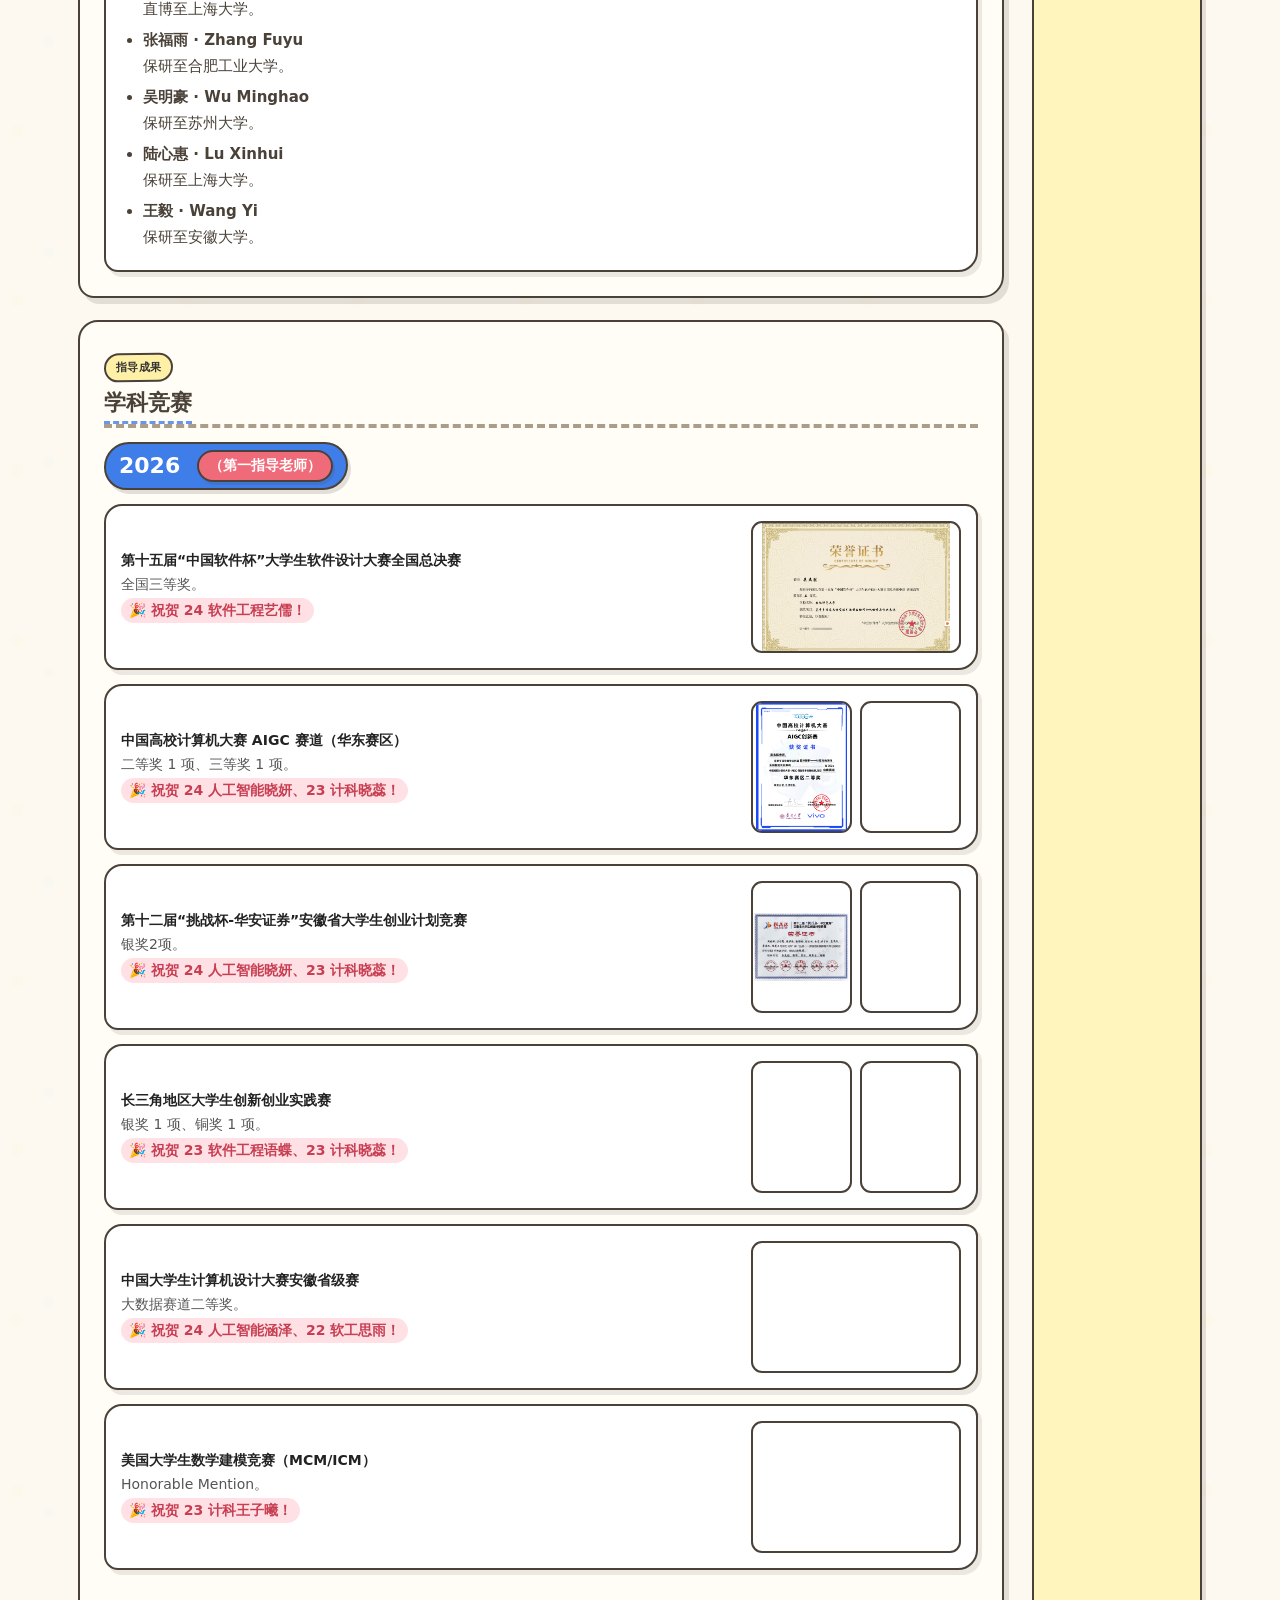
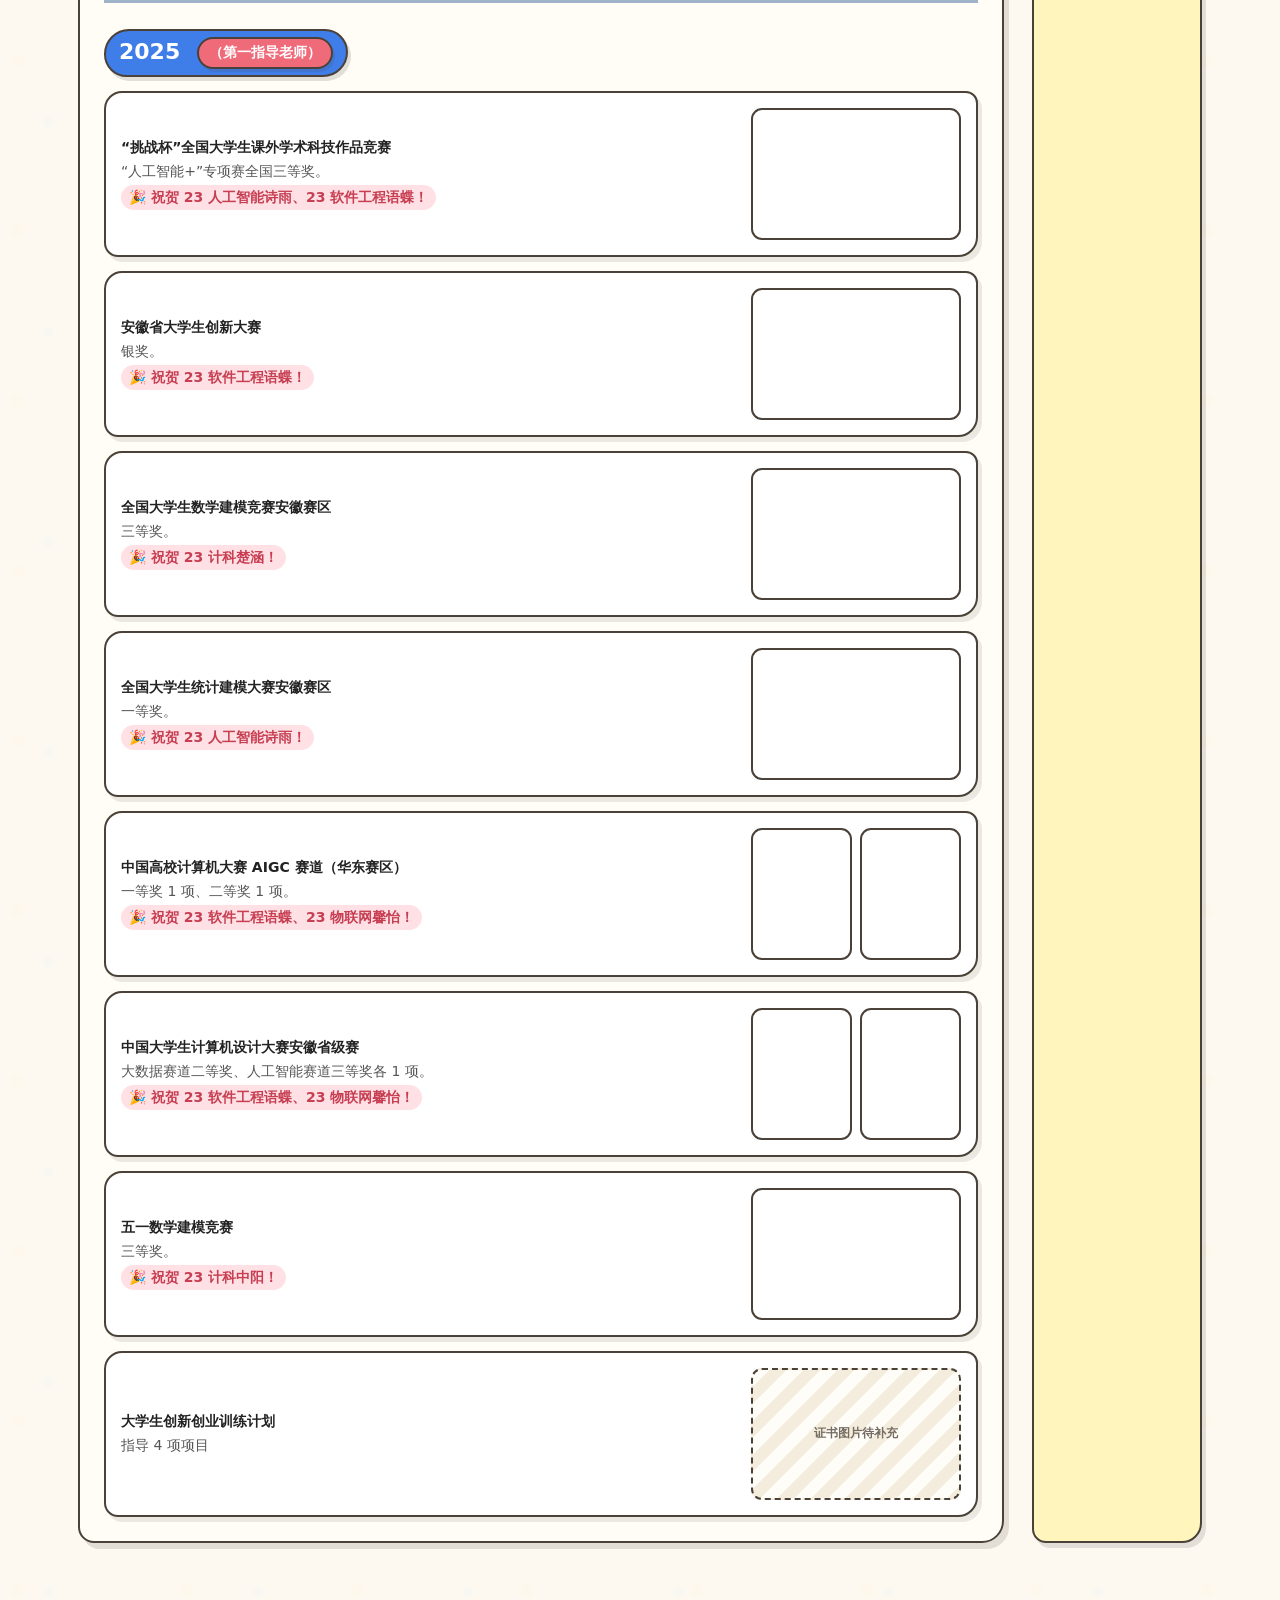
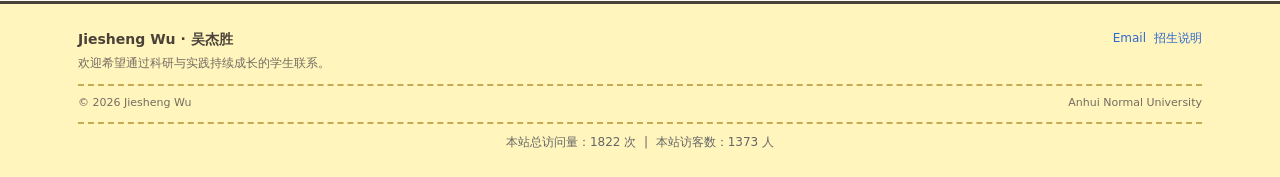
<file: students.html>
<!doctype html>
<html lang="zh-CN">
<head>
  <meta charset="utf-8">
  <meta name="viewport" content="width=device-width, initial-scale=1">
  <meta name="description" content="Students and supervised competition achievements of Jiesheng Wu.">
  <meta name="theme-color" content="#0b2f53">
  <link rel="icon" href="./images/logo-ahnu.jpeg">
  <link rel="stylesheet" href="./assets/site.css">
  <link rel="stylesheet" href="./assets/q-theme.css">
  <title>Students & Achievements | Jiesheng Wu</title>
</head>
<body class="lang-zh">
  <a class="skip-link" href="#main"><span data-lang="zh">跳至正文</span><span data-lang="en">Skip to content</span></a>
  <header class="site-header">
    <div class="container nav-shell">
      <a class="brand" href="./index.html"><span class="brand-mark">JW</span><span class="brand-text">Jiesheng Wu</span></a>
      <nav class="site-nav" aria-label="Primary navigation">
        <a href="./index.html"><span data-lang="zh">首页</span><span data-lang="en">Home</span></a>
        <a href="./research.html"><span data-lang="zh">研究</span><span data-lang="en">Research</span></a>
        <a href="./projects.html"><span data-lang="zh">项目</span><span data-lang="en">Projects</span></a>
        <a href="./publications.html"><span data-lang="zh">论文</span><span data-lang="en">Publications</span></a>
        <a href="./teaching.html"><span data-lang="zh">教学授课</span><span data-lang="en">Teaching</span></a>
        <a href="./students.html" aria-current="page"><span data-lang="zh">学生与成果</span><span data-lang="en">Students</span></a>
        <a href="./writing.html"><span data-lang="zh">科研写作</span><span data-lang="en">Writing</span></a>
        <a href="./recruitment.html"><span data-lang="zh">招生</span><span data-lang="en">Join Us</span></a>
      </nav>
      <div class="nav-actions"><div class="language-switch" aria-label="Language switcher"><button type="button" data-set-language="zh" aria-pressed="true">中</button><button type="button" data-set-language="en" aria-pressed="false">EN</button></div><button class="menu-toggle" type="button" aria-label="Toggle navigation" aria-expanded="false"><span></span></button></div>
    </div>
  </header>

  <main id="main">
    <section class="page-hero"><div class="container"><p class="eyebrow"><span data-lang="zh">团队</span><span data-lang="en">People</span></p><h1><span data-lang="zh">学生与成果</span><span data-lang="en">Students & achievements</span></h1><p><span data-lang="zh">鼓励学生在科研、工程实践与学科竞赛中建立独立思考和持续学习的能力，形成互相支持、共同成长的团队氛围。</span><span data-lang="en">Students are encouraged to develop independent thinking and sustained learning through research, engineering practice, and academic competitions in a supportive team environment.</span></p></div></section>

    <div class="page-main">
      <div class="container content-grid">
        <div>
          <section class="content-section" id="culture">
            <p class="eyebrow"><span data-lang="zh">团队文化</span><span data-lang="en">Group culture</span></p>
            <h2><span data-lang="zh">科研与实践协同成长</span><span data-lang="en">Growth through research and practice</span></h2>
            <p data-lang="zh">鼓励学生把科研问题、代码实现和学科竞赛结合起来，在理论与实践中提升综合能力。</p>
            <p data-lang="en">Students are encouraged to connect research questions, implementation, and competitions, building broad capabilities through theory and practice.</p>
            <h3><span data-lang="zh">📌 课题组论文投稿优先级（Publication Preference）</span><span data-lang="en">📌 Publication Preference</span></h3>
            <p data-lang="zh">课题组鼓励高质量学术研究，论文投稿优先级一般为：</p>
            <p data-lang="en">The group encourages high-quality academic research. The publication priority is:</p>
            <p class="publication-priority"><strong>CCF A 类会议 / A 类期刊 &gt; IEEE Transactions / ACM Transactions &gt; 非 A 刊的 SCI 一区 / 二区期刊</strong></p>
            <div class="quote-card group-open"><span data-lang="zh">### 课题组的大门一直为本科生敞开 ###</span><span data-lang="en">### The group is always open to undergraduate researchers ###</span></div>
          </section>

          <section class="content-section" id="people">
            <p class="eyebrow"><span data-lang="zh">学生</span><span data-lang="en">Students</span></p>
            <h2><span data-lang="zh">学生团队</span><span data-lang="en">Student group</span></h2>

            <div class="student-status">
              <h3><span data-lang="zh">在读学生</span><span data-lang="en">Current students</span></h3>
              <article class="student-card">
                <span class="mini-label"><span data-lang="zh">专业学位硕士研究生（专硕）</span><span data-lang="en">Professional master's students</span></span>
                <h3>2026–2029</h3>
                <p class="student-period"><span data-lang="zh">培养年限：2026–2029</span><span data-lang="en">Program period: 2026–2029</span></p>
                <ul class="student-list"><li><strong>陈佳乐 · Chen Jiale</strong></li><li><strong>丁忠民 · Ding Zhongmin</strong></li>
                <li><strong>许亚军（与周武老师联合指导） · Xu Yajun (Joint supervision with Dr. Zhou Wu) </strong></li></ul>
                
                <h3>2025–2028</h3>
                <p class="student-period"><span data-lang="zh">培养年限：2025–2028</span><span data-lang="en">Program period: 2025–2028</span></p>
                <ul class="student-list"><li><strong>徐小宝 · Xu Xiaobao</strong></li><li><strong>吴尔杰 · Wu Erjie</strong></li></ul>
              </article>

            <!--
              <article class="student-card">
                <span class="mini-label"><span data-lang="zh">本科生（在读）</span><span data-lang="en">Current undergraduate students</span></span>

                <h3><span data-lang="zh">2024 级 · 人工智能</span><span data-lang="en">Class of 2024 · Artificial Intelligence</span></h3>
                <ul class="student-list">
                  <li><strong>周晓妍 · Zhou Xiaoyan</strong></li>
                  <li><strong>陈永顺 · Chen Yongshun</strong></li>
                </ul>

                <h3><span data-lang="zh">2024 级 · 软件工程</span><span data-lang="en">Class of 2024 · Software Engineering</span></h3>
                <ul class="student-list">
                  <li><strong>陈建宇 · Chen Jianyu</strong></li>
                  <li><strong>刘子阳 · Liu Ziyang</strong></li>
                  <li><strong>王艺儒 · Wang Yiru</strong></li>
                  <li><strong>钟静雯 · Zhong Jingwen</strong></li>
                </ul>
              </article>
-->
              
            </div>

            <div class="student-status">
              <h3><span data-lang="zh">毕业学生</span><span data-lang="en">Alumni</span></h3>
              <article class="student-card">
                <span class="mini-label"><span data-lang="zh">本科生（已毕业）</span><span data-lang="en">Undergraduate alumni</span></span>
                <h3><span data-lang="zh">2022 级</span><span data-lang="en">Class of 2022</span></h3>
                <ul class="student-list">
                  <li data-certificate-images="yxbs/1-2025-zlz.jpg"><strong>张礼政 · Zhang Lizheng</strong><br><span data-lang="zh">保研至合肥工业大学；优秀本科毕业论文；本科期间发表 CCF C 类论文。</span><span data-lang="en">Admitted to HFUT; outstanding undergraduate thesis; published a CCF-C paper as an undergraduate.</span><br><span class="student-congrats" data-lang="zh">🎉 祝贺礼政获得 2026 届优秀本科毕业论文！</span><span class="student-congrats" data-lang="en">🎉 Congratulations to Lizheng on receiving the 2026 Outstanding Undergraduate Thesis award!</span></li>
                  <li><strong>钱悦 · Qian Yue</strong><br><span data-lang="zh">直博至上海大学。</span><span data-lang="en">Direct Ph.D. admission to Shanghai University.</span></li>
                  <li><strong>张福雨 · Zhang Fuyu</strong><br><span data-lang="zh">保研至合肥工业大学。</span><span data-lang="en">Admitted to Hefei University of Technology.</span></li>
                  <li><strong>吴明豪 · Wu Minghao</strong><br><span data-lang="zh">保研至苏州大学。</span><span data-lang="en">Admitted to Soochow University.</span></li>
                  <li><strong>陆心惠 · Lu Xinhui</strong><br><span data-lang="zh">保研至上海大学。</span><span data-lang="en">Admitted to Shanghai University.</span></li>
                  <li><strong>王毅 · Wang Yi</strong><br><span data-lang="zh">保研至安徽大学。</span><span data-lang="en">Admitted to Anhui University.</span></li>
                </ul>
              </article>
            </div>
          </section>

          <section class="content-section" id="competitions">
            <p class="eyebrow"><span data-lang="zh">指导成果</span><span data-lang="en">Supervised achievements</span></p>
            <h2><span data-lang="zh">学科竞赛</span><span data-lang="en">Student competitions</span></h2>

            <div class="certificate-showcase" id="certificates" hidden aria-hidden="true">
              <div class="certificate-heading">
                <h3><span data-lang="zh">学生成果证书展示</span><span data-lang="en">Student achievement certificates</span></h3>
                <p data-lang="zh">点击证书图片可查看原图；本次先展示已提供的证书，其他证书待图片准备好后继续补充。</p>
                <p data-lang="en">Select a certificate to view the original image. Additional certificates will be added when their images are ready.</p>
              </div>

              <section class="certificate-year" aria-labelledby="certificates-2026">
                <h4 id="certificates-2026">2026</h4>
                <div class="certificate-gallery">
                  <figure class="certificate-card">
                    <a class="certificate-card__image" href="./images/certificates/2026/1-meisai.jpg" target="_blank"><img src="./images/certificates/2026/1-meisai.jpg" alt="2026 Mathematical Contest in Modeling Honorable Mention certificate" loading="lazy" decoding="async"></a>
                    <figcaption><strong><span data-lang="zh">美国大学生数学建模竞赛</span><span data-lang="en">Mathematical Contest in Modeling</span></strong><span>Honorable Mention</span></figcaption>
                  </figure>
                  <figure class="certificate-card">
                    <a class="certificate-card__image" href="./images/certificates/2026/2-0-changsanjiao1.jpg" target="_blank"><img src="./images/certificates/2026/2-0-changsanjiao1.jpg" alt="2026 Yangtze River Delta innovation competition bronze certificate" loading="lazy" decoding="async"></a>
                    <figcaption><strong><span data-lang="zh">长三角地区大学生创新创业实践赛</span><span data-lang="en">Yangtze River Delta Innovation Competition</span></strong><span><span data-lang="zh">铜奖</span><span data-lang="en">Bronze award</span></span></figcaption>
                  </figure>
                  <figure class="certificate-card">
                    <a class="certificate-card__image" href="./images/certificates/yxbs/1-2025-zlz.jpg" target="_blank"><img src="./images/certificates/yxbs/1-2025-zlz.jpg" alt="Zhang Lizheng 2026 Outstanding Undergraduate Thesis certificate" loading="lazy" decoding="async"></a>
                    <figcaption><strong><span data-lang="zh">张礼政 · 优秀本科毕业论文</span><span data-lang="en">Zhang Lizheng · Outstanding Undergraduate Thesis</span></strong><span><span data-lang="zh">安徽师范大学 2026 届</span><span data-lang="en">Anhui Normal University · Class of 2026</span></span></figcaption>
                  </figure>
                </div>
              </section>

              <section class="certificate-year" aria-labelledby="certificates-2025">
                <h4 id="certificates-2025">2025</h4>
                <div class="certificate-gallery">
                  <figure class="certificate-card"><a class="certificate-card__image" href="./images/certificates/2025/1-2025-tiaozhanbei.jpg" target="_blank"><img src="./images/certificates/2025/1-2025-tiaozhanbei.jpg" alt="2025 Challenge Cup national third prize certificate" loading="lazy" decoding="async"></a><figcaption><strong><span data-lang="zh">“挑战杯”全国大学生课外学术科技作品竞赛</span><span data-lang="en">National Challenge Cup</span></strong><span><span data-lang="zh">“人工智能+”专项赛全国三等奖</span><span data-lang="en">National third prize, AI+ track</span></span></figcaption></figure>
                  <figure class="certificate-card"><a class="certificate-card__image" href="./images/certificates/2025/2-2025-shengguochuangsai.jpg" target="_blank"><img src="./images/certificates/2025/2-2025-shengguochuangsai.jpg" alt="2025 Anhui Student Innovation Competition certificate" loading="lazy" decoding="async"></a><figcaption><strong><span data-lang="zh">安徽省大学生创新大赛</span><span data-lang="en">Anhui Student Innovation Competition</span></strong><span><span data-lang="zh">银奖</span><span data-lang="en">Silver award</span></span></figcaption></figure>
                  <figure class="certificate-card"><a class="certificate-card__image" href="./images/certificates/2025/3-2025-shuxuejianmoshengsai.jpg" target="_blank"><img src="./images/certificates/2025/3-2025-shuxuejianmoshengsai.jpg" alt="2025 mathematical modeling Anhui third prize certificate" loading="lazy" decoding="async"></a><figcaption><strong><span data-lang="zh">全国大学生数学建模竞赛安徽赛区</span><span data-lang="en">Mathematical Modeling Contest, Anhui</span></strong><span><span data-lang="zh">三等奖</span><span data-lang="en">Third prize</span></span></figcaption></figure>
                  <figure class="certificate-card"><a class="certificate-card__image" href="./images/certificates/2025/4-2025-tjjianmoshengsai.jpg" target="_blank"><img src="./images/certificates/2025/4-2025-tjjianmoshengsai.jpg" alt="2025 statistical modeling Anhui first prize certificate" loading="lazy" decoding="async"></a><figcaption><strong><span data-lang="zh">全国大学生统计建模大赛安徽赛区</span><span data-lang="en">Statistical Modeling Competition, Anhui</span></strong><span><span data-lang="zh">一等奖</span><span data-lang="en">First prize</span></span></figcaption></figure>
                  <figure class="certificate-card"><a class="certificate-card__image" href="./images/certificates/2025/5-0-AIGC.jpg" target="_blank"><img src="./images/certificates/2025/5-0-AIGC.jpg" alt="2025 AIGC East China first prize certificate" loading="lazy" decoding="async"></a><figcaption><strong><span data-lang="zh">中国高校计算机大赛 AIGC 赛道</span><span data-lang="en">China Collegiate Computing Contest, AIGC</span></strong><span><span data-lang="zh">华东赛区一等奖</span><span data-lang="en">East China first prize</span></span></figcaption></figure>
                  <figure class="certificate-card"><a class="certificate-card__image" href="./images/certificates/2025/5-1-AIGC.jpg" target="_blank"><img src="./images/certificates/2025/5-1-AIGC.jpg" alt="2025 AIGC East China second prize certificate" loading="lazy" decoding="async"></a><figcaption><strong><span data-lang="zh">中国高校计算机大赛 AIGC 赛道</span><span data-lang="en">China Collegiate Computing Contest, AIGC</span></strong><span><span data-lang="zh">华东赛区二等奖</span><span data-lang="en">East China second prize</span></span></figcaption></figure>
                  <figure class="certificate-card"><a class="certificate-card__image" href="./images/certificates/2025/6-0-jishe.jpg" target="_blank"><img src="./images/certificates/2025/6-0-jishe.jpg" alt="2025 Chinese Collegiate Computing Competition third prize certificate" loading="lazy" decoding="async"></a><figcaption><strong><span data-lang="zh">中国大学生计算机设计大赛安徽省级赛</span><span data-lang="en">Chinese Collegiate Computing Competition, Anhui</span></strong><span><span data-lang="zh">三等奖</span><span data-lang="en">Third prize</span></span></figcaption></figure>
                  <figure class="certificate-card"><a class="certificate-card__image" href="./images/certificates/2025/6-1-jishe.jpg" target="_blank"><img src="./images/certificates/2025/6-1-jishe.jpg" alt="2025 Chinese Collegiate Computing Competition second prize certificate" loading="lazy" decoding="async"></a><figcaption><strong><span data-lang="zh">中国大学生计算机设计大赛安徽省级赛</span><span data-lang="en">Chinese Collegiate Computing Competition, Anhui</span></strong><span><span data-lang="zh">二等奖</span><span data-lang="en">Second prize</span></span></figcaption></figure>
                  <figure class="certificate-card"><a class="certificate-card__image" href="./images/certificates/2025/7-wysj.jpg" target="_blank"><img src="./images/certificates/2025/7-wysj.jpg" alt="2025 May Day Mathematical Modeling third prize certificate" loading="lazy" decoding="async"></a><figcaption><strong><span data-lang="zh">五一数学建模竞赛</span><span data-lang="en">May Day Mathematical Modeling Competition</span></strong><span><span data-lang="zh">三等奖</span><span data-lang="en">Third prize</span></span></figcaption></figure>
                </div>
              </section>
            </div>

            <div class="year-block">
              <h3>2026 <span class="year-role"><span data-lang="zh">（第一指导老师）</span><span data-lang="en">· Primary advisor</span></span></h3>
              <ul class="achievement-list">
                <li data-certificate-images="2026/3-ruanjianbei.png"><strong><span data-lang="zh">第十五届“中国软件杯”大学生软件设计大赛全国总决赛</span><span data-lang="en">The 15th China Software Cup National College Student Software Design Competition — National Final</span></strong><span class="achievement-detail"><span data-lang="zh">全国三等奖。</span><span class="student-congrats" data-lang="zh">🎉 祝贺 24 软件工程艺儒！</span><span data-lang="en">National third prize.</span><span class="student-congrats" data-lang="en">🎉 Congratulations to Yiru!</span></span></li>
                <li data-certificate-images="2026/3-AIGC1.png,2026/3-AIGC2.png"><strong><span data-lang="zh">中国高校计算机大赛 AIGC 赛道（华东赛区）</span><span data-lang="en">China Collegiate Computing Contest, AIGC Track — East China</span></strong><span class="achievement-detail"><span data-lang="zh">二等奖 1 项、三等奖 1 项。</span><span class="student-congrats" data-lang="zh">🎉 祝贺 24 人工智能晓妍、23 计科晓蕊！</span><span data-lang="en">One second prize and one third prize.</span><span class="student-congrats" data-lang="en">🎉 Congratulations to Xiaoyan and Xiaorui!</span></span></li>
                <li data-certificate-images="2026/1_xiaoyanxiaotiao.png,2026/2_xiaoruixiaotiao.png"><strong><span data-lang="zh">第十二届“挑战杯-华安证券”安徽省大学生创业计划竞赛</span><span data-lang="en">The 12th "Challenge Cup - Huaan Securities" Anhui Provincial College Student Entrepreneurship Plan Competition</span></strong><span class="achievement-detail"><span data-lang="zh">银奖2项。</span><span class="student-congrats" data-lang="zh">🎉 祝贺 24 人工智能晓妍、23 计科晓蕊！</span><span data-lang="en">Two silver awards.</span><span class="student-congrats" data-lang="en">🎉 Congratulations to Xiaoyan and Xiaorui!</span></span></li>
                <li data-certificate-images="2026/2-0-changsanjiao1.jpg,2026/2-1-changsanjiao2.jpg"><strong><span data-lang="zh">长三角地区大学生创新创业实践赛</span><span data-lang="en">Yangtze River Delta Student Innovation & Entrepreneurship Competition</span></strong><span class="achievement-detail"><span data-lang="zh">银奖 1 项、铜奖 1 项。</span><span class="student-congrats" data-lang="zh">🎉 祝贺 23 软件工程语蝶、23 计科晓蕊！</span><span data-lang="en">One silver and one bronze award.</span><span class="student-congrats" data-lang="en">🎉 Congratulations to Yudie and Xiaorui!</span></span></li>
                <li data-certificate-images="2026/4-jisuanji1.jpg"><strong><span data-lang="zh">中国大学生计算机设计大赛安徽省级赛</span><span data-lang="en">Chinese Collegiate Computing Competition — Anhui</span></strong><span class="achievement-detail"><span data-lang="zh">大数据赛道二等奖。</span><span class="student-congrats" data-lang="zh">🎉 祝贺 24 人工智能涵泽、22 软工思雨！</span><span data-lang="en">Second prize in the Big Data track.</span><span class="student-congrats" data-lang="en">🎉 Congratulations to Hanze and Siyu!</span></span></li>
                <li data-certificate-images="2026/1-meisai.jpg"><strong><span data-lang="zh">美国大学生数学建模竞赛（MCM/ICM）</span><span data-lang="en">Mathematical Contest in Modeling (MCM/ICM)</span></strong><span class="achievement-detail"><span data-lang="zh">Honorable Mention。</span><span class="student-congrats" data-lang="zh">🎉 祝贺 23 计科王子曦！</span><span data-lang="en">Honorable Mention.</span><span class="student-congrats" data-lang="en">🎉 Congratulations to Wang Zixi!</span></span></li>
              </ul>
            </div>

            <div class="year-block">
              <h3>2025 <span class="year-role"><span data-lang="zh">（第一指导老师）</span><span data-lang="en">· Primary advisor</span></span></h3>
              <ul class="achievement-list">
                <li data-certificate-images="2025/1-2025-tiaozhanbei.jpg"><strong><span data-lang="zh">“挑战杯”全国大学生课外学术科技作品竞赛</span><span data-lang="en">National “Challenge Cup” Academic Science & Technology Competition</span></strong><span class="achievement-detail"><span data-lang="zh">“人工智能+”专项赛全国三等奖。</span><span class="student-congrats" data-lang="zh">🎉 祝贺 23 人工智能诗雨、23 软件工程语蝶！</span><span data-lang="en">National third prize in the “AI+” special track.</span><span class="student-congrats" data-lang="en">🎉 Congratulations to Shiyu and Yudie!</span></span></li>
                <li data-certificate-images="2025/2-2025-shengguochuangsai.jpg"><strong><span data-lang="zh">安徽省大学生创新大赛</span><span data-lang="en">Anhui Student Innovation Competition</span></strong><span class="achievement-detail"><span data-lang="zh">银奖。</span><span class="student-congrats" data-lang="zh">🎉 祝贺 23 软件工程语蝶！</span><span data-lang="en">Silver award.</span><span class="student-congrats" data-lang="en">🎉 Congratulations to Yudie!</span></span></li>
                <li data-certificate-images="2025/3-2025-shuxuejianmoshengsai.jpg"><strong><span data-lang="zh">全国大学生数学建模竞赛安徽赛区</span><span data-lang="en">China Undergraduate Mathematical Contest in Modeling — Anhui</span></strong><span class="achievement-detail"><span data-lang="zh">三等奖。</span><span class="student-congrats" data-lang="zh">🎉 祝贺 23 计科楚涵！</span><span data-lang="en">Third prize.</span><span class="student-congrats" data-lang="en">🎉 Congratulations to Chuhan!</span></span></li>
                <li data-certificate-images="2025/4-2025-tjjianmoshengsai.jpg"><strong><span data-lang="zh">全国大学生统计建模大赛安徽赛区</span><span data-lang="en">National Student Statistical Modeling Competition — Anhui</span></strong><span class="achievement-detail"><span data-lang="zh">一等奖。</span><span class="student-congrats" data-lang="zh">🎉 祝贺 23 人工智能诗雨！</span><span data-lang="en">First prize.</span><span class="student-congrats" data-lang="en">🎉 Congratulations to Shiyu!</span></span></li>
                <li data-certificate-images="2025/5-0-AIGC.jpg,2025/5-1-AIGC.jpg"><strong><span data-lang="zh">中国高校计算机大赛 AIGC 赛道（华东赛区）</span><span data-lang="en">China Collegiate Computing Contest, AIGC Track — East China</span></strong><span class="achievement-detail"><span data-lang="zh">一等奖 1 项、二等奖 1 项。</span><span class="student-congrats" data-lang="zh">🎉 祝贺 23 软件工程语蝶、23 物联网馨怡！</span><span data-lang="en">One first prize and one second prize.</span><span class="student-congrats" data-lang="en">🎉 Congratulations to Yudie and Xinyi!</span></span></li>
                <li data-certificate-images="2025/6-0-jishe.jpg,2025/6-1-jishe.jpg"><strong><span data-lang="zh">中国大学生计算机设计大赛安徽省级赛</span><span data-lang="en">Chinese Collegiate Computing Competition — Anhui</span></strong><span class="achievement-detail"><span data-lang="zh">大数据赛道二等奖、人工智能赛道三等奖各 1 项。</span><span class="student-congrats" data-lang="zh">🎉 祝贺 23 软件工程语蝶、23 物联网馨怡！</span><span data-lang="en">One second prize in Big Data and one third prize in AI.</span><span class="student-congrats" data-lang="en">🎉 Congratulations to Yudie and Xinyi!</span></span></li>
                <li data-certificate-images="2025/7-wysj.jpg"><strong><span data-lang="zh">五一数学建模竞赛</span><span data-lang="en">May Day Mathematical Modeling Competition</span></strong><span class="achievement-detail"><span data-lang="zh">三等奖。</span><span class="student-congrats" data-lang="zh">🎉 祝贺 23 计科中阳！</span><span data-lang="en">Third prize.</span><span class="student-congrats" data-lang="en">🎉 Congratulations to Zhongyang!</span></span></li>
                <li><strong><span data-lang="zh">大学生创新创业训练计划</span><span data-lang="en">Student Innovation & Entrepreneurship Training Program</span></strong><span class="achievement-detail"><span data-lang="zh">指导 4 项项目</span><span data-lang="en">Four supervised projects</span></span></li>
              </ul>
            </div>
          </section>

        </div>
        <aside class="side-nav"><span class="mini-label"><span data-lang="zh">本页目录</span><span data-lang="en">On this page</span></span><a href="#culture"><span data-lang="zh">团队文化</span><span data-lang="en">Culture</span></a><a href="#people"><span data-lang="zh">学生团队</span><span data-lang="en">Students</span></a><a href="#competitions"><span data-lang="zh">竞赛成果</span><span data-lang="en">Competitions</span></a></aside>
      </div>
    </div>
  </main>

  <footer class="site-footer"><div class="container"><div class="footer-grid"><div><p class="footer-name">Jiesheng Wu · 吴杰胜</p><p class="footer-copy"><span data-lang="zh">欢迎希望通过科研与实践持续成长的学生联系。</span><span data-lang="en">Motivated students seeking growth through research and practice are welcome.</span></p></div><div class="footer-links"><a href="mailto:jasonwu@ahnu.edu.cn">Email</a><a href="./recruitment.html"><span data-lang="zh">招生说明</span><span data-lang="en">Join us</span></a></div></div><div class="footer-bottom"><span>© 2026 Jiesheng Wu</span><span>Anhui Normal University</span></div></div></footer>
  <script src="./assets/site.js"></script>
</body>
</html>
</file>
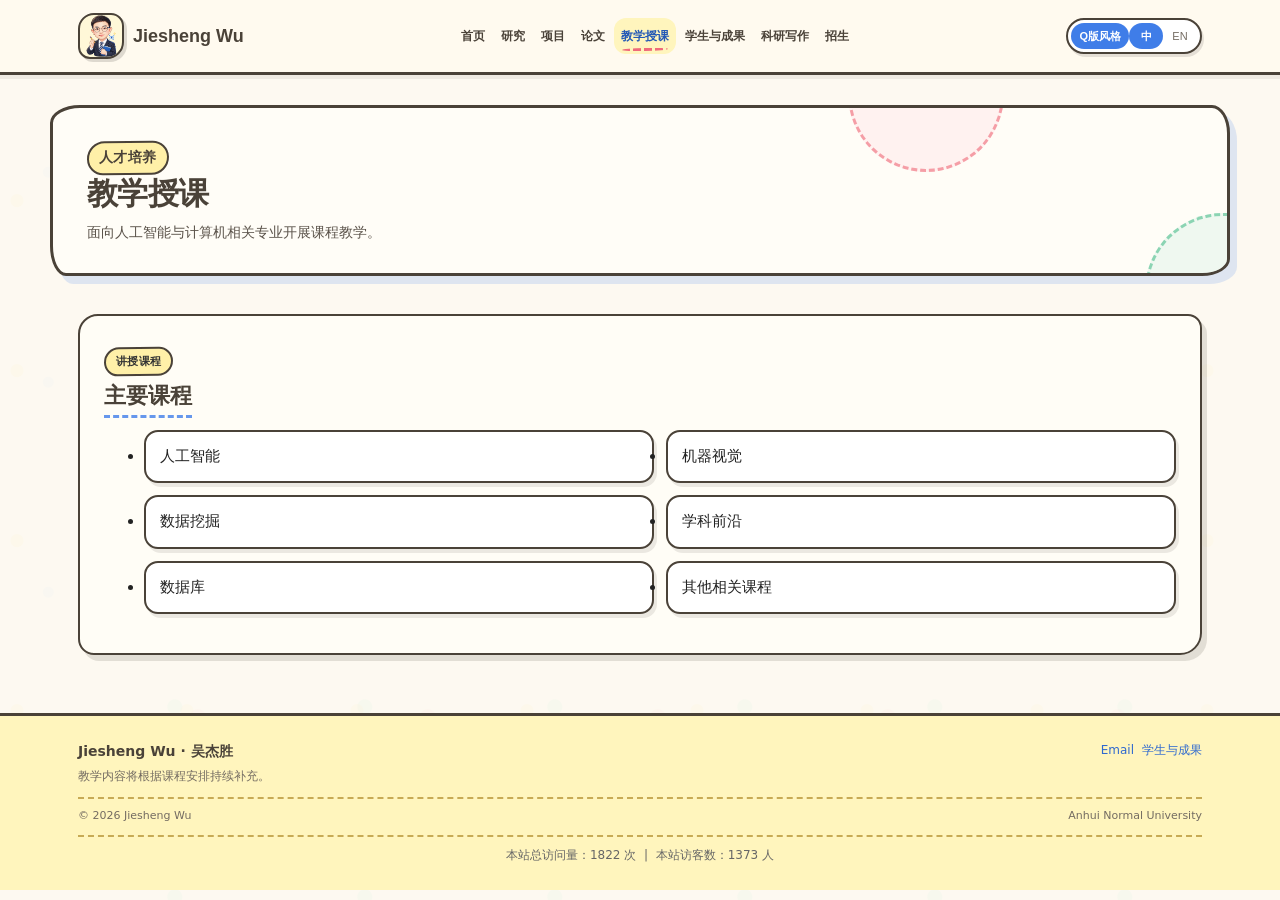
<file: teaching.html>
<!doctype html>
<html lang="zh-CN">
<head>
  <meta charset="utf-8">
  <meta name="viewport" content="width=device-width, initial-scale=1">
  <meta name="description" content="Courses taught by Jiesheng Wu.">
  <meta name="theme-color" content="#0b2f53">
  <link rel="icon" href="./images/logo-ahnu.jpeg">
  <link rel="stylesheet" href="./assets/site.css">
  <link rel="stylesheet" href="./assets/q-theme.css">
  <title>Teaching | Jiesheng Wu</title>
</head>
<body class="lang-zh">
  <a class="skip-link" href="#main"><span data-lang="zh">跳至正文</span><span data-lang="en">Skip to content</span></a>
  <header class="site-header">
    <div class="container nav-shell">
      <a class="brand" href="./index.html"><span class="brand-mark">JW</span><span class="brand-text">Jiesheng Wu</span></a>
      <nav class="site-nav" aria-label="Primary navigation">
        <a href="./index.html"><span data-lang="zh">首页</span><span data-lang="en">Home</span></a>
        <a href="./research.html"><span data-lang="zh">研究</span><span data-lang="en">Research</span></a>
        <a href="./projects.html"><span data-lang="zh">项目</span><span data-lang="en">Projects</span></a>
        <a href="./publications.html"><span data-lang="zh">论文</span><span data-lang="en">Publications</span></a>
        <a href="./teaching.html" aria-current="page"><span data-lang="zh">教学授课</span><span data-lang="en">Teaching</span></a>
        <a href="./students.html"><span data-lang="zh">学生与成果</span><span data-lang="en">Students</span></a>
        <a href="./writing.html"><span data-lang="zh">科研写作</span><span data-lang="en">Writing</span></a>
        <a href="./recruitment.html"><span data-lang="zh">招生</span><span data-lang="en">Join Us</span></a>
      </nav>
      <div class="nav-actions"><div class="language-switch" aria-label="Language switcher"><button type="button" data-set-language="zh" aria-pressed="true">中</button><button type="button" data-set-language="en" aria-pressed="false">EN</button></div><button class="menu-toggle" type="button" aria-label="Toggle navigation" aria-expanded="false"><span></span></button></div>
    </div>
  </header>

  <main id="main">
    <section class="page-hero"><div class="container"><p class="eyebrow"><span data-lang="zh">人才培养</span><span data-lang="en">Education</span></p><h1><span data-lang="zh">教学授课</span><span data-lang="en">Teaching</span></h1><p data-lang="zh">面向人工智能与计算机相关专业开展课程教学。</p><p data-lang="en">Courses for students in artificial intelligence and related computing disciplines.</p></div></section>
    <div class="page-main">
      <div class="container">
        <section class="content-section">
          <p class="eyebrow"><span data-lang="zh">讲授课程</span><span data-lang="en">Courses</span></p>
          <h2><span data-lang="zh">主要课程</span><span data-lang="en">Courses taught</span></h2>
          <ul class="course-list">
            <li><span data-lang="zh">人工智能</span><span data-lang="en">Artificial Intelligence</span></li>
            <li><span data-lang="zh">机器视觉</span><span data-lang="en">Machine Vision</span></li>
            <li><span data-lang="zh">数据挖掘</span><span data-lang="en">Data Mining</span></li>
            <li><span data-lang="zh">学科前沿</span><span data-lang="en">Frontiers in Computer Science</span></li>
            <li><span data-lang="zh">数据库</span><span data-lang="en">Database Systems</span></li>
            <li><span data-lang="zh">其他相关课程</span><span data-lang="en">Other related courses</span></li>
          </ul>
        </section>
      </div>
    </div>
  </main>

  <footer class="site-footer"><div class="container"><div class="footer-grid"><div><p class="footer-name">Jiesheng Wu · 吴杰胜</p><p class="footer-copy"><span data-lang="zh">教学内容将根据课程安排持续补充。</span><span data-lang="en">Teaching information will be updated with future course arrangements.</span></p></div><div class="footer-links"><a href="mailto:jasonwu@ahnu.edu.cn">Email</a><a href="./students.html"><span data-lang="zh">学生与成果</span><span data-lang="en">Students</span></a></div></div><div class="footer-bottom"><span>© 2026 Jiesheng Wu</span><span>Anhui Normal University</span></div></div></footer>
  <script src="./assets/site.js"></script>
</body>
</html>
</file>
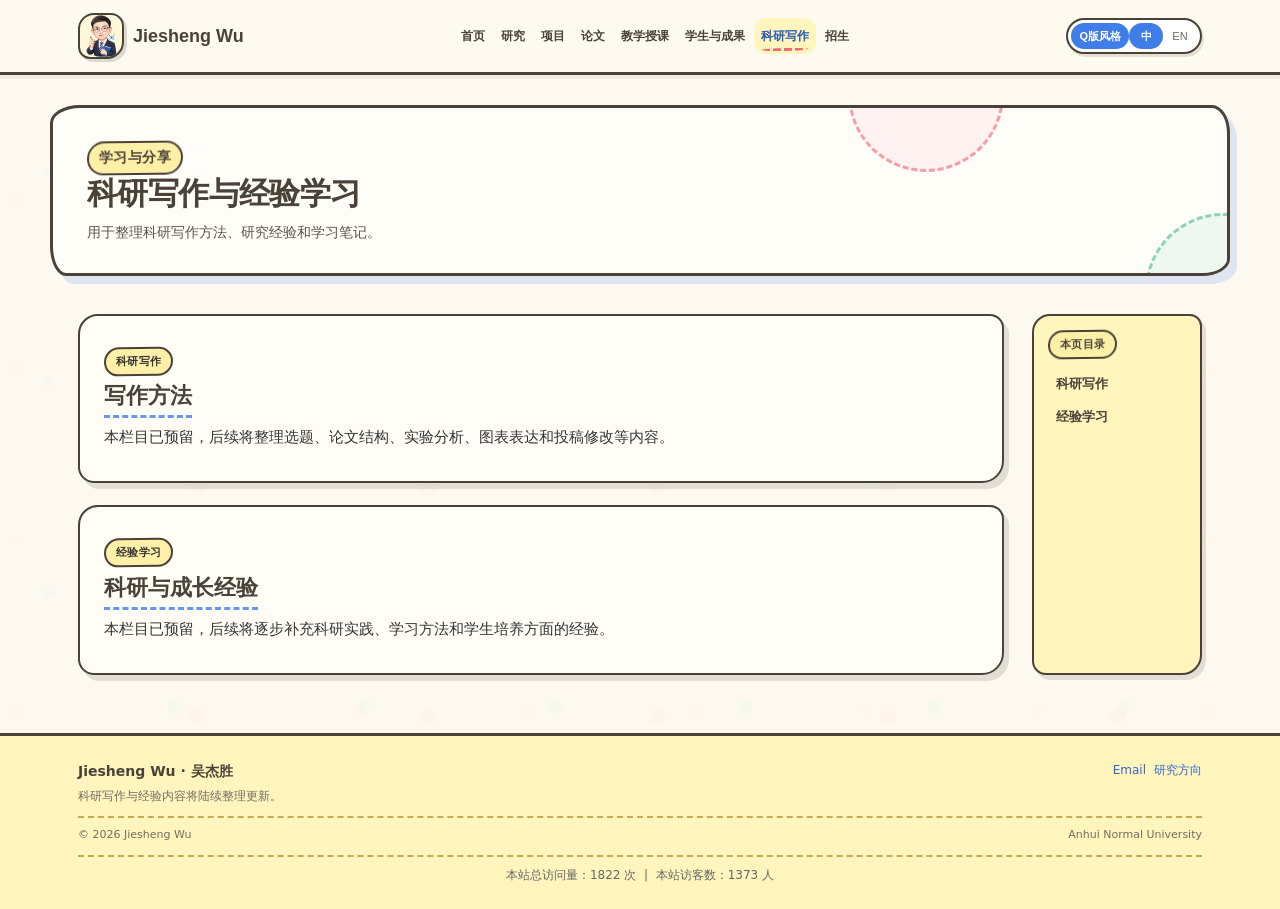
<file: writing.html>
<!doctype html>
<html lang="zh-CN">
<head>
  <meta charset="utf-8">
  <meta name="viewport" content="width=device-width, initial-scale=1">
  <meta name="description" content="Research writing and learning notes by Jiesheng Wu.">
  <meta name="theme-color" content="#0b2f53">
  <link rel="icon" href="./images/logo-ahnu.jpeg">
  <link rel="stylesheet" href="./assets/site.css">
  <link rel="stylesheet" href="./assets/q-theme.css">
  <title>Research Writing & Notes | Jiesheng Wu</title>
</head>
<body class="lang-zh">
  <a class="skip-link" href="#main"><span data-lang="zh">跳至正文</span><span data-lang="en">Skip to content</span></a>
  <header class="site-header">
    <div class="container nav-shell">
      <a class="brand" href="./index.html"><span class="brand-mark">JW</span><span class="brand-text">Jiesheng Wu</span></a>
      <nav class="site-nav" aria-label="Primary navigation">
        <a href="./index.html"><span data-lang="zh">首页</span><span data-lang="en">Home</span></a>
        <a href="./research.html"><span data-lang="zh">研究</span><span data-lang="en">Research</span></a>
        <a href="./projects.html"><span data-lang="zh">项目</span><span data-lang="en">Projects</span></a>
        <a href="./publications.html"><span data-lang="zh">论文</span><span data-lang="en">Publications</span></a>
        <a href="./teaching.html"><span data-lang="zh">教学授课</span><span data-lang="en">Teaching</span></a>
        <a href="./students.html"><span data-lang="zh">学生与成果</span><span data-lang="en">Students</span></a>
        <a href="./writing.html" aria-current="page"><span data-lang="zh">科研写作</span><span data-lang="en">Writing</span></a>
        <a href="./recruitment.html"><span data-lang="zh">招生</span><span data-lang="en">Join Us</span></a>
      </nav>
      <div class="nav-actions"><div class="language-switch" aria-label="Language switcher"><button type="button" data-set-language="zh" aria-pressed="true">中</button><button type="button" data-set-language="en" aria-pressed="false">EN</button></div><button class="menu-toggle" type="button" aria-label="Toggle navigation" aria-expanded="false"><span></span></button></div>
    </div>
  </header>

  <main id="main">
    <section class="page-hero"><div class="container"><p class="eyebrow"><span data-lang="zh">学习与分享</span><span data-lang="en">Learning and sharing</span></p><h1><span data-lang="zh">科研写作与经验学习</span><span data-lang="en">Research writing & learning notes</span></h1><p data-lang="zh">用于整理科研写作方法、研究经验和学习笔记。</p><p data-lang="en">A space for research-writing guidance, research experience, and learning notes.</p></div></section>
    <div class="page-main">
      <div class="container content-grid">
        <div>
          <section class="content-section" id="research-writing">
            <p class="eyebrow"><span data-lang="zh">科研写作</span><span data-lang="en">Research writing</span></p>
            <h2><span data-lang="zh">写作方法</span><span data-lang="en">Writing guidance</span></h2>
            <p data-lang="zh">本栏目已预留，后续将整理选题、论文结构、实验分析、图表表达和投稿修改等内容。</p>
            <p data-lang="en">This section is reserved for future notes on topic selection, paper structure, experimental analysis, visual presentation, submission, and revision.</p>
          </section>
          <section class="content-section" id="learning-notes">
            <p class="eyebrow"><span data-lang="zh">经验学习</span><span data-lang="en">Learning notes</span></p>
            <h2><span data-lang="zh">科研与成长经验</span><span data-lang="en">Research and growth</span></h2>
            <p data-lang="zh">本栏目已预留，后续将逐步补充科研实践、学习方法和学生培养方面的经验。</p>
            <p data-lang="en">This section is reserved for future reflections on research practice, learning methods, and student mentoring.</p>
          </section>
        </div>
        <aside class="side-nav"><span class="mini-label"><span data-lang="zh">本页目录</span><span data-lang="en">On this page</span></span><a href="#research-writing"><span data-lang="zh">科研写作</span><span data-lang="en">Writing</span></a><a href="#learning-notes"><span data-lang="zh">经验学习</span><span data-lang="en">Learning notes</span></a></aside>
      </div>
    </div>
  </main>

  <footer class="site-footer"><div class="container"><div class="footer-grid"><div><p class="footer-name">Jiesheng Wu · 吴杰胜</p><p class="footer-copy"><span data-lang="zh">科研写作与经验内容将陆续整理更新。</span><span data-lang="en">Research-writing and learning content will be added over time.</span></p></div><div class="footer-links"><a href="mailto:jasonwu@ahnu.edu.cn">Email</a><a href="./research.html"><span data-lang="zh">研究方向</span><span data-lang="en">Research</span></a></div></div><div class="footer-bottom"><span>© 2026 Jiesheng Wu</span><span>Anhui Normal University</span></div></div></footer>
  <script src="./assets/site.js"></script>
</body>
</html>
</file>
<file: assets/site.css>
@font-face {
  font-family: "Liberation Serif Local";
  src: url("./LiberationSerif-Regular.ttf") format("truetype");
  font-weight: 400;
  font-style: normal;
  font-display: swap;
}

@font-face {
  font-family: "Liberation Serif Local";
  src: url("./LiberationSerif-Bold.ttf") format("truetype");
  font-weight: 700;
  font-style: normal;
  font-display: swap;
}

:root {
  --blue: #224b8d;
  --blue-light: #527bbd;
  --ink: #202020;
  --muted: #5d6772;
  --line: #d5d5d5;
  --page: #ffffff;
  --canvas: #eeeeee;
  --notice: #fffbea;
  --max-width: 980px;
}

* { box-sizing: border-box; }

html {
  background: var(--canvas);
  scroll-behavior: smooth;
}

body {
  max-width: var(--max-width);
  min-height: 100vh;
  margin: 0 auto;
  color: var(--ink);
  background: var(--page);
  font-family: "Liberation Serif Local", Georgia, "Songti SC", "SimSun", serif;
  font-size: 15px;
  line-height: 1.55;
  -webkit-text-size-adjust: none;
}

body.lang-zh [data-lang="en"],
body.lang-en [data-lang="zh"] {
  display: none !important;
}

a {
  color: var(--blue);
  text-decoration: none;
}

a:hover {
  color: var(--blue-light);
  text-decoration: underline;
}

img { max-width: 100%; }

.container {
  width: 100%;
  margin: 0 auto;
  padding-right: 34px;
  padding-left: 34px;
}

.skip-link {
  position: absolute;
  left: -9999px;
}

.skip-link:focus {
  top: 8px;
  left: 8px;
  z-index: 999;
  padding: 6px 10px;
  color: white;
  background: var(--blue);
}

.site-header {
  background: #f7f7f7;
  border-bottom: 1px solid #cccccc;
}

.nav-shell {
  min-height: 60px;
  display: flex;
  align-items: center;
  gap: 16px;
}

.brand {
  flex: 0 0 auto;
  color: #111111;
  font-size: 19px;
  font-weight: 700;
}

.brand:hover {
  color: var(--blue);
  text-decoration: none;
}

.brand-mark { display: none; }

.site-nav {
  flex: 1;
  display: flex;
  justify-content: center;
  align-items: center;
  gap: 0;
}

.site-nav a {
  padding: 4px 7px;
  color: #333333;
  font-size: 13px;
  font-weight: 700;
  white-space: nowrap;
}

.site-nav a + a::before {
  margin-right: 7px;
  color: #aaaaaa;
  content: "|";
  font-weight: 400;
}

.site-nav a:hover,
.site-nav a[aria-current="page"] {
  color: var(--blue);
  text-decoration: none;
}

.nav-actions {
  flex: 0 0 auto;
  display: flex;
  align-items: center;
}

.language-switch {
  display: inline-flex;
  align-items: center;
  gap: 0;
  font-family: Arial, "Microsoft YaHei", sans-serif;
}

.language-switch::after {
  position: absolute;
  content: "";
}

.language-switch button {
  padding: 3px 7px;
  color: #666666;
  background: none;
  border: 0;
  cursor: pointer;
  font: inherit;
  font-size: 12px;
}

.language-switch button + button {
  border-left: 1px solid #bbbbbb;
}

.language-switch button.is-active {
  color: var(--blue);
  font-weight: 700;
}

.menu-toggle { display: none; }

main { display: block; }

.hero {
  padding: 32px 0 24px;
  border-bottom: 1px solid var(--line);
}

.hero::before { display: none; }

.hero-grid {
  display: grid;
  grid-template-columns: minmax(0, 1fr) 190px;
  align-items: start;
  gap: 32px;
}

.eyebrow,
.mini-label {
  display: block;
  margin: 0 0 6px;
  color: var(--muted);
  font-family: Arial, "Microsoft YaHei", sans-serif;
  font-size: 11px;
  font-weight: 700;
  letter-spacing: 0.04em;
  text-transform: uppercase;
}

.hero h1,
.page-hero h1 {
  margin: 0 0 9px;
  color: #111111;
  font-size: 31px;
  line-height: 1.2;
}

.hero h1 .cn-name {
  display: inline;
  margin-left: 8px;
  color: #333333;
  font-size: 0.75em;
  font-weight: 400;
  letter-spacing: 0;
}

.hero-role {
  margin: 0;
  font-size: 16px;
  font-weight: 700;
}

.hero-affiliation {
  margin: 2px 0 15px;
}

.hero-summary,
.hero-summary p {
  margin: 0 0 12px;
  color: #333333;
}

.hero-actions,
.social-links,
.link-row,
.paper-links,
.footer-links,
.filter-row {
  display: flex;
  flex-wrap: wrap;
  gap: 8px;
}

.hero-actions { margin-top: 12px; }

.button {
  display: inline-block;
  padding: 3px 8px;
  color: var(--blue);
  background: #f7f7f7;
  border: 1px solid #cccccc;
  border-radius: 0;
  font-size: 13px;
  font-weight: 400;
}

.button:hover {
  color: #ffffff;
  background: var(--blue);
  text-decoration: none;
}

.button-primary,
.button-ghost {
  color: var(--blue);
  background: #f7f7f7;
  box-shadow: none;
}

.portrait-wrap {
  position: relative;
  width: 180px;
  justify-self: end;
}

.portrait-wrap::before,
.portrait-note { display: none; }

.portrait {
  width: 180px;
  height: 235px;
  display: block;
  object-fit: cover;
  object-position: 50% 20%;
  border: 1px solid #bbbbbb;
  border-radius: 0;
  box-shadow: none;
}

.section,
.section-compact,
.page-main {
  padding: 25px 0;
}

.section + .section,
.content-section + .content-section {
  border-top: 1px solid var(--line);
}

.section-white,
.section-dark {
  color: var(--ink);
  background: white;
}

.section-heading {
  display: flex;
  align-items: baseline;
  justify-content: space-between;
  gap: 18px;
  margin-bottom: 12px;
}

.section-heading h2,
.content-section h2,
.section-dark .section-heading h2 {
  margin: 0;
  padding-bottom: 5px;
  color: var(--blue-light);
  border-bottom: 1px solid #aaaaaa;
  font-size: 20px;
  line-height: 1.25;
}

.section-heading > div {
  flex: 1;
}

.section-lead {
  margin: 7px 0 0;
  color: #444444;
}

.text-link {
  font-size: 13px;
  white-space: nowrap;
}

.text-link::after { content: " →"; }

.card-grid {
  display: block;
}

.card {
  padding: 10px 0;
  background: white;
  border: 0;
  border-bottom: 1px dotted #cccccc;
  border-radius: 0;
  box-shadow: none;
}

.card:last-child { border-bottom: 0; }

.card-number {
  display: inline-block;
  width: 28px;
  color: #888888;
  font-size: 12px;
}

.card h3 {
  display: inline;
  margin: 0;
  color: var(--blue);
  font-size: 16px;
}

.card p {
  margin: 3px 0 0 32px;
  color: #444444;
}

.news-layout {
  display: grid;
  grid-template-columns: minmax(0, 1fr) 245px;
  gap: 25px;
}

.timeline,
.topic-list,
.check-list,
.student-list,
.achievement-list {
  margin: 0;
  padding-left: 20px;
}

.timeline li {
  display: grid;
  grid-template-columns: 65px minmax(0, 1fr);
  gap: 8px;
  padding: 4px 0;
}

.timeline time {
  color: #666666;
  font-size: 13px;
  font-weight: 700;
}

.timeline p { margin: 0; }

.opening-card,
.recruit-hero-card {
  padding: 13px 15px;
  color: var(--ink);
  background: var(--notice);
  border: 1px solid #ddd5a7;
  border-left: 4px solid #c0a74b;
  border-radius: 0;
  box-shadow: none;
}

.opening-card h3,
.recruit-hero-card h2 {
  margin: 3px 0;
  color: #333333;
  font-size: 16px;
}

.opening-card p,
.recruit-hero-card p {
  margin: 6px 0 10px;
  color: #444444;
  font-size: 14px;
}

.opening-card .mini-label { color: #777056; }

.paper-list,
.publication-list {
  display: block;
}

.paper-card,
.section-white .paper-card,
.publication-list .paper-card {
  display: grid;
  grid-template-columns: 55px minmax(0, 1fr);
  gap: 10px;
  padding: 12px 0;
  background: white;
  border: 0;
  border-bottom: 1px solid #dddddd;
  border-radius: 0;
}

.publication-list .paper-card {
  grid-template-columns: 55px minmax(0, 1fr) 210px;
  align-items: start;
  gap: 14px;
}

.publication-list .paper-card > div:nth-child(2) { min-width: 0; }

.paper-visual {
  display: block;
  width: 210px;
  height: 132px;
  align-self: center;
  overflow: hidden;
  color: var(--blue);
  background: #f5f7f9;
  border: 1px solid #d5dbe1;
  text-decoration: none;
}

.paper-visual img {
  display: block;
  width: 100%;
  height: 100%;
  object-fit: cover;
  object-position: top center;
  transition: opacity 0.18s ease;
}

.paper-visual:hover img { opacity: 0.88; }

.paper-visual--placeholder {
  display: flex;
  flex-direction: column;
  align-items: center;
  justify-content: center;
  gap: 4px;
  text-align: center;
}

.paper-visual--placeholder strong { font-size: 16px; }
.paper-visual--placeholder small { color: #777777; font-size: 11px; }

.paper-year,
.section-white .paper-year,
.publication-list .paper-year {
  color: #777777;
  font-size: 14px;
  font-weight: 700;
}

.paper-title,
.section-white .paper-title,
.publication-list .paper-title {
  margin: 0;
  color: #111111;
  font-size: 15px;
  line-height: 1.35;
}

.paper-authors,
.paper-venue,
.section-white .paper-authors,
.section-white .paper-venue,
.publication-list .paper-authors,
.publication-list .paper-venue {
  margin: 2px 0 0;
  color: #444444;
  font-size: 13px;
}

.paper-venue { font-style: italic; }

.paper-rank {
  display: inline-block;
  margin: 4px 0 0;
  color: #c62828;
  font-size: 12px;
  font-weight: 700;
  line-height: 1.35;
}

.paper-links {
  display: flex;
  flex-wrap: wrap;
  gap: 3px 9px;
  margin-top: 5px;
}

.paper-links a,
.paper-links span,
.section-white .paper-links a,
.publication-list .paper-links a,
.section-white .paper-links span,
.publication-list .paper-links span {
  padding: 0;
  color: var(--blue);
  background: none;
  border: 0;
  font-size: 12px;
  font-weight: 700;
}

.paper-links a::before,
.paper-links span::before { content: "["; }
.paper-links a::after,
.paper-links span::after { content: "]"; }

.page-hero {
  padding: 25px 0 15px;
  color: var(--ink);
  background: white;
  border-bottom: 1px solid var(--line);
}

.page-hero .eyebrow { color: #777777; }

.page-hero h1 {
  color: #111111;
  font-size: 27px;
}

.page-hero p {
  max-width: none;
  margin: 5px 0 0;
  color: #444444;
  font-size: 14px;
}

.content-grid {
  display: grid;
  grid-template-columns: minmax(0, 1fr) 170px;
  gap: 28px;
}

.content-section {
  padding: 0 0 24px;
}

.content-section + .content-section {
  margin-top: 24px;
  padding-top: 24px;
}

.content-section h2 { font-size: 20px; }

.content-section h3,
.track-card h3,
.student-card h3 {
  margin: 16px 0 5px;
  color: var(--blue);
  font-size: 16px;
}

.content-section p { margin: 7px 0; color: #333333; }

.side-nav {
  position: sticky;
  top: 18px;
  padding: 8px 0 8px 12px;
  background: #fafafa;
  border: 0;
  border-left: 2px solid #cccccc;
  border-radius: 0;
}

.side-nav a {
  display: block;
  padding: 3px 0;
  color: var(--blue);
  font-size: 13px;
}

.topic-list,
.check-list {
  display: block;
  margin-top: 8px;
}

.topic-list li,
.check-list li {
  padding: 2px 0;
  color: #333333;
  background: none;
  border: 0;
  font-size: 14px;
}

.topic-list li::before,
.check-list li::before { display: none; }

.stats-strip {
  display: flex;
  gap: 0;
  margin-bottom: 18px;
  background: #f7f7f7;
  border: 1px solid #dddddd;
  border-radius: 0;
}

.stat {
  flex: 1;
  padding: 8px 12px;
  background: #f7f7f7;
  border-right: 1px solid #dddddd;
}

.stat:last-child { border-right: 0; }

.stat strong {
  display: block;
  color: #333333;
  font-size: 15px;
}

.stat span {
  display: block;
  color: #666666;
  font-size: 11px;
}

.filter-row { margin-bottom: 10px; }

.publication-note {
  margin: 0 0 12px;
  padding: 8px 10px;
  color: #555555;
  background: #fafafa;
  border-left: 3px solid #bbbbbb;
  font-size: 12px;
}

.filter-row button {
  padding: 2px 7px;
  color: var(--blue);
  background: white;
  border: 1px solid #bbbbbb;
  border-radius: 0;
  cursor: pointer;
  font: inherit;
  font-size: 12px;
}

.filter-row button.is-active,
.filter-row button:hover {
  color: white;
  background: var(--blue);
}

.publication-list .paper-card[hidden] { display: none; }

.project-list { display: block; }

.project-item {
  display: grid;
  grid-template-columns: 170px minmax(0, 1fr);
  gap: 16px;
  align-items: start;
  padding: 16px 0;
  border-bottom: 1px solid #dddddd;
}

.project-thumb {
  display: block;
  width: 170px;
  height: 106px;
  overflow: hidden;
  background: #f5f7f9;
  border: 1px solid #d5dbe1;
}

.project-thumb img {
  display: block;
  width: 100%;
  height: 100%;
  object-fit: cover;
  object-position: top center;
}

.project-item h2 {
  margin: 2px 0 4px;
  padding: 0;
  border: 0;
  color: #111111;
  font-size: 17px;
  line-height: 1.35;
}

.project-item p { margin: 4px 0; font-size: 13px; }

.project-meta {
  color: #777777;
  font-size: 12px;
  font-weight: 700;
}

.project-links { margin-top: 6px; }

.project-links a {
  margin-right: 10px;
  color: var(--blue);
  font-size: 12px;
  font-weight: 700;
}

.project-links a::before { content: "["; }
.project-links a::after { content: "]"; }

.funding-list { margin-top: 12px; }

.funding-item {
  display: grid;
  grid-template-columns: 105px minmax(0, 1fr);
  gap: 14px;
  align-items: start;
  padding: 14px 0;
  border-bottom: 1px solid #dddddd;
}

.funding-role {
  color: var(--blue);
  font-size: 12px;
  font-weight: 700;
}

.funding-item h3 {
  margin: 0;
  color: #222222;
  font-size: 16px;
  line-height: 1.5;
}

.course-list {
  display: grid;
  grid-template-columns: repeat(2, minmax(0, 1fr));
  gap: 0 24px;
  margin-top: 12px;
}

.course-list li {
  padding: 9px 0;
  color: #222222;
  border-bottom: 1px solid #dddddd;
  font-size: 15px;
}

.student-groups,
.track-grid,
.process-grid {
  display: block;
}

.student-card,
.track-card,
.process-step {
  padding: 10px 0;
  background: white;
  border: 0;
  border-bottom: 1px solid #dddddd;
  border-radius: 0;
}

.student-card h3,
.track-card h3 { margin-top: 2px; }

.student-list,
.achievement-list { margin-top: 5px; }

.student-list li { padding: 3px 0; }

.student-status { margin-top: 18px; }
.student-status + .student-status { margin-top: 24px; }

.student-status > h3 {
  margin: 0 0 6px;
  color: #333333;
  font-size: 18px;
}

.student-period {
  margin: 2px 0 5px;
  color: #666666;
  font-size: 13px;
}

.publication-priority {
  padding: 8px 12px;
  color: #222222;
  background: #f7f7f7;
  border-left: 3px solid var(--blue);
  font-size: 14px;
}

.group-open {
  color: red;
  font-weight: 700;
}

/* 不同年份之间的分隔线 */
.year-block + .year-block {
  margin-top: 30px;
  padding-top: 28px;
  border-top: 3px solid #9fb3c8;
}

/* 年份标题 */
.year-block > h3 {
  display: flex;
  flex-wrap: wrap;
  align-items: center;
  gap: 8px;
  margin: 0 0 14px;
  padding: 8px 12px;
  color: #174a75;
  background: #eef5fb;
  border-left: 5px solid #2f6f9f;
  font-size: 22px;
  font-weight: 800;
  line-height: 1.4;
}

/* 关闭原来的标题装饰线 */
.year-block > h3::after {
  display: none;
}

/* 第一指导老师标签 */
.year-role {
  display: inline-block;
  margin-left: 2px;
  padding: 3px 9px;
  color: #c0392b;
  background: #fff4f2;
  border: 1px solid #e5a7a0;
  border-radius: 4px;
  font-size: 14px;
  font-weight: 700;
  line-height: 1.4;
}

.achievement-list {
  display: block;
  padding-left: 0;
  list-style: none;
}

.achievement-list li {
  display: grid;
  grid-template-columns: minmax(240px, 0.95fr) minmax(0, 1.15fr);
  gap: 18px;
  align-items: start;
  padding: 11px 0;
  background: white;
  border: 0;
  border-bottom: 1px solid #dddddd;
}

.achievement-list li > strong,
.achievement-list li > span {
  display: block;
  font-size: 14px;
  line-height: 1.5;
}

.achievement-list li > strong { color: #222222; }
.achievement-list li > span { color: #555555; }
.achievement-list li > span::before { display: none; }

.achievement-copy { min-width: 0; }

.achievement-copy > strong,
.achievement-copy > .achievement-detail {
  display: block;
  font-size: 14px;
  line-height: 1.5;
}

.achievement-copy > strong { color: #222222; }

.achievement-copy > .achievement-detail {
  margin-top: 3px;
  color: #555555;
}

.achievement-copy > .achievement-detail::before { display: none; }

.has-certificate,
.achievement-list li.has-certificate {
  display: grid;
  grid-template-columns: minmax(0, 1fr) 210px;
  gap: 16px;
  align-items: center;
  padding: 10px 0 !important;
}

.achievement-media {
  display: grid;
  grid-template-columns: repeat(auto-fit, minmax(90px, 1fr));
  gap: 8px;
  width: 210px;
  min-height: 132px;
  min-width: 0;
}

.achievement-media a {
  display: block;
  width: 100%;
  height: 132px;
  overflow: hidden;
  background: white;
  border: 1px solid #d5dbe1;
}

.achievement-media img {
  display: block;
  width: 100%;
  height: 100%;
  object-fit: contain;
}

.achievement-certificate-placeholder {
  display: flex;
  align-items: center;
  justify-content: center;
  width: 100%;
  height: 132px;
  padding: 10px;
  color: #777777;
  background: #f7f7f7;
  border: 1px dashed #c8cdd2;
  font-size: 12px;
  text-align: center;
}

.student-congrats {
  display: block;
  margin: 3px 0 0;
  color: #d9534f;
  font-weight: 700;
}

.highlight-red,
.highlight-blue,
.highlight-green { font-weight: 700; }

.highlight-red { color: red !important; }
.highlight-blue { color: blue !important; }
.highlight-green { color: green !important; }

.certificate-showcase {
  margin: 18px 0 24px;
  padding: 14px 0;
  border-top: 1px solid #dddddd;
  border-bottom: 1px solid #dddddd;
}

.certificate-heading h3 { margin: 0 0 4px; font-size: 17px; }
.certificate-heading p { margin: 0; color: #555555; font-size: 13px; }

.certificate-year { margin-top: 20px; }

.certificate-year h4 {
  margin: 0 0 10px;
  color: #333333;
  font-size: 18px;
}

.certificate-gallery {
  display: grid;
  grid-template-columns: repeat(3, minmax(0, 1fr));
  gap: 18px 14px;
}

.certificate-card { margin: 0; min-width: 0; }

.certificate-card__image,
.certificate-card__blank {
  display: grid;
  place-items: center;
  width: 100%;
  aspect-ratio: 4 / 3;
  overflow: hidden;
  background: white;
  border: 1px solid #d5dbe1;
}

.certificate-card__image img {
  display: block;
  width: 100%;
  height: 100%;
  object-fit: contain;
}

.certificate-card__blank {
  color: #888888;
  border-style: dashed;
  font-size: 13px;
  font-weight: 700;
}

.certificate-card figcaption { margin-top: 6px; line-height: 1.4; }
.certificate-card figcaption strong,
.certificate-card figcaption span { display: block; }
.certificate-card figcaption strong { color: #333333; font-size: 12px; }
.certificate-card figcaption > span { margin-top: 2px; color: #777777; font-size: 11px; }

.recruit-hero-card {
  display: flex;
  align-items: center;
  justify-content: space-between;
  gap: 20px;
  margin-bottom: 24px;
}

.recruit-hero-card h2 { border-bottom: 0; }

.check-list { margin-left: 0; }

.process-step {
  display: grid;
  grid-template-columns: 30px 110px minmax(0, 1fr);
  align-items: baseline;
  gap: 8px;
}

.process-step b {
  color: #777777;
  background: none;
  font-size: 12px;
}

.process-step strong { margin: 0; color: var(--blue); }
.process-step p { margin: 0; }

.quote-card {
  margin-top: 14px;
  padding: 10px 14px;
  color: #333333;
  background: var(--notice);
  border-left: 4px solid #c0a74b;
  border-radius: 0;
  font-size: 16px;
}

.site-footer {
  padding: 18px 0;
  color: #777777;
  background: #f7f7f7;
  border-top: 1px solid #cccccc;
}

.footer-grid {
  display: flex;
  justify-content: space-between;
  gap: 20px;
  padding: 0;
  border: 0;
}

.footer-name {
  margin: 0;
  color: #333333;
  font-size: 14px;
  font-weight: 700;
}

.footer-copy {
  margin: 2px 0 0;
  color: #777777;
  font-size: 12px;
}

.footer-links { justify-content: flex-end; }
.footer-links a { font-size: 12px; }

.footer-bottom {
  display: flex;
  justify-content: space-between;
  gap: 16px;
  margin-top: 10px;
  padding-top: 8px;
  border-top: 1px solid #dddddd;
  font-size: 11px;
}

.site-counts {
  margin-top: 10px;
  padding-top: 8px;
  color: #666666;
  border-top: 1px solid #dddddd;
  font-size: 12px;
  text-align: center;
}

@media (max-width: 760px) {
  body { width: 100%; font-size: 14px; }
  .container { padding-right: 18px; padding-left: 18px; }
  .nav-shell { flex-wrap: wrap; gap: 10px; padding-top: 10px; padding-bottom: 10px; }
  .brand { flex: 1; font-size: 19px; }
  .menu-toggle {
    width: 30px;
    height: 28px;
    display: inline-block;
    color: var(--blue);
    background: white;
    border: 1px solid #aaaaaa;
    cursor: pointer;
  }
  .menu-toggle span::before { content: "☰"; font-size: 18px; }
  .site-nav {
    order: 3;
    width: 100%;
    display: none;
    justify-content: flex-start;
    flex-wrap: wrap;
    padding-top: 8px;
    border-top: 1px solid #dddddd;
  }
  .site-nav.is-open { display: flex; }
  .site-nav a { padding: 3px 7px 3px 0; }
  .site-nav a + a::before { margin-right: 7px; }
  .hero-grid { grid-template-columns: minmax(0, 1fr) 125px; gap: 18px; }
  .portrait-wrap,
  .portrait { width: 125px; }
  .portrait { height: 165px; }
  .hero h1 { font-size: 25px; }
  .hero h1 .cn-name { display: block; margin: 3px 0 0; }
  .news-layout,
  .content-grid { grid-template-columns: 1fr; }
  .side-nav { display: none; }
  .opening-card { margin-top: 8px; }
  .stats-strip { display: grid; grid-template-columns: repeat(2, 1fr); }
  .stat { border-bottom: 1px solid #dddddd; }
  .paper-card,
  .section-white .paper-card,
  .publication-list .paper-card { grid-template-columns: 45px minmax(0, 1fr); }
  .publication-list .paper-card { gap: 10px; }
  .publication-list .paper-visual {
    grid-column: 2;
    width: min(100%, 300px);
    height: auto;
    aspect-ratio: 8 / 5;
    margin-top: 4px;
  }
  .project-item { grid-template-columns: 145px minmax(0, 1fr); }
  .project-thumb { width: 145px; height: 91px; }
  .certificate-gallery { grid-template-columns: repeat(2, minmax(0, 1fr)); }
  .recruit-hero-card { display: block; }
  .process-step { grid-template-columns: 25px 100px minmax(0, 1fr); }
  .footer-grid { display: block; }
  .footer-links { justify-content: flex-start; margin-top: 8px; }
}

@media (max-width: 640px) {
  .achievement-list li { grid-template-columns: 1fr; gap: 4px; }
  .has-certificate,
  .achievement-list li.has-certificate { grid-template-columns: 1fr; }
  .achievement-media { width: min(100%, 320px); }
  .page-hero h1 { font-size: 24px; }
  .paper-title,
  .project-item h2,
  .funding-item h3 { overflow-wrap: anywhere; }
}

@media (max-width: 480px) {
  .hero-grid { display: block; }
  .portrait-wrap { float: right; margin: 0 0 10px 15px; }
  .hero-grid::after { display: block; clear: both; content: ""; }
  .hero-summary { clear: none; }
  .timeline li { grid-template-columns: 55px minmax(0, 1fr); }
  .process-step { display: block; }
  .process-step b,
  .process-step strong { display: inline; margin-right: 5px; }
  .process-step p { margin-top: 3px; }
  .certificate-gallery { grid-template-columns: 1fr; }
  .project-item { display: block; }
  .project-thumb { width: min(100%, 300px); height: auto; aspect-ratio: 8 / 5; margin-bottom: 10px; }
  .course-list { grid-template-columns: 1fr; }
  .stats-strip { grid-template-columns: 1fr; }
  .footer-bottom { display: block; }
  .footer-bottom span { display: block; margin-top: 3px; }
}

@media print {
  html { background: white; }
  .site-header,
  .language-switch,
  .menu-toggle,
  .side-nav { display: none !important; }
  body { max-width: none; }
}
</file>
<file: assets/q-theme.css>
.brand-mascot,
.hero-mascot { display: none; }

.theme-toggle { white-space: nowrap; }

/* Q-style visual refresh inspired by hand-drawn notebook interfaces. */
@media screen {
  :root {
    --blue: #3f7de8;
    --blue-light: #6697ec;
    --ink: #4a4238;
    --muted: #746c62;
    --line: #c9bda9;
    --page: #fffdf7;
    --canvas: #f5ecd9;
    --notice: #fff5bd;
    --pink: #ef6b7a;
    --yellow: #f2c14e;
    --green: #4fbf8f;
    --soft-blue: #dfeaff;
    --soft-pink: #ffe1e5;
    --soft-green: #dff4e9;
    --paper-shadow: 5px 6px 0 rgba(74, 66, 56, 0.15);
    --max-width: 1180px;
  }

  html {
    background-color: var(--canvas);
    background-image:
      radial-gradient(circle at 10% 18%, rgba(242, 193, 78, 0.24) 0 6px, transparent 7px),
      radial-gradient(circle at 86% 12%, rgba(239, 107, 122, 0.17) 0 8px, transparent 9px),
      radial-gradient(circle at 92% 72%, rgba(79, 191, 143, 0.2) 0 7px, transparent 8px),
      radial-gradient(circle at 23% 82%, rgba(63, 125, 232, 0.12) 0 5px, transparent 6px);
    background-size: 170px 170px, 230px 230px, 190px 190px, 210px 210px;
  }

  body {
    max-width: none;
    color: var(--ink);
    background: rgba(255, 253, 247, 0.82);
    font-family: "PingFang SC", "Microsoft YaHei", "Segoe UI", system-ui, sans-serif;
    font-size: 15px;
    line-height: 1.7;
  }

  a {
    color: #2f69cf;
    text-decoration-thickness: 1.5px;
    text-underline-offset: 3px;
  }

  a:hover { color: #d64f61; }

  ::selection {
    color: var(--ink);
    background: #ffe58f;
  }

  .container {
    max-width: var(--max-width);
    padding-right: 28px;
    padding-left: 28px;
  }

  .site-header {
    position: sticky;
    top: 0;
    z-index: 100;
    background: rgba(255, 250, 239, 0.93);
    border-bottom: 3px solid var(--ink);
    box-shadow: 0 4px 0 rgba(74, 66, 56, 0.08);
    backdrop-filter: blur(12px);
  }

  .nav-shell {
    min-height: 72px;
    gap: 14px;
  }

  .brand {
    display: inline-flex;
    align-items: center;
    gap: 9px;
    color: var(--ink);
    font-family: "Comic Sans MS", "Segoe UI", "Microsoft YaHei", sans-serif;
    font-size: 18px;
  }

  .brand-mascot {
    width: 46px;
    height: 46px;
    display: block;
    flex: 0 0 auto;
    object-fit: contain;
    background: #fff8d8;
    border: 2px solid var(--ink);
    border-radius: 16px 13px 17px 12px;
    box-shadow: 3px 3px 0 rgba(74, 66, 56, 0.18);
    animation: mascot-bob 3.4s ease-in-out infinite;
  }

  .site-nav { gap: 2px; }

  .site-nav a {
    position: relative;
    padding: 8px 7px;
    color: var(--ink);
    border-radius: 12px;
    font-size: 12px;
    transition: color 0.16s ease, background 0.16s ease, transform 0.16s ease;
  }

  .site-nav a + a::before { display: none; }

  .site-nav a:hover {
    color: #285fbf;
    background: var(--soft-blue);
    text-decoration: none;
    transform: translateY(-1px) rotate(-1deg);
  }

  .site-nav a[aria-current="page"] {
    color: #2459b6;
    background: #fff5bd;
  }

  .site-nav a[aria-current="page"]::after {
    position: absolute;
    right: 8px;
    bottom: 3px;
    left: 8px;
    height: 3px;
    background: repeating-linear-gradient(90deg, var(--pink) 0 8px, transparent 8px 11px);
    border-radius: 50%;
    content: "";
    transform: rotate(-1.5deg);
  }

  .language-switch {
    padding: 3px;
    background: white;
    border: 2px solid var(--ink);
    border-radius: 999px;
    box-shadow: 2px 3px 0 rgba(74, 66, 56, 0.14);
  }

  .language-switch button {
    min-width: 34px;
    padding: 4px 8px;
    color: var(--muted);
    border: 0;
    border-radius: 999px;
    font-size: 11px;
  }

  .language-switch button + button { border-left: 0; }

  .language-switch button.is-active {
    color: white;
    background: var(--blue);
  }

  .hero {
    position: relative;
    padding: 38px 0 30px;
    border-bottom: 0;
  }

  .hero-grid {
    position: relative;
    grid-template-columns: minmax(0, 1fr) 220px;
    gap: 40px;
    padding: 38px 42px;
    overflow: hidden;
    background: rgba(255, 253, 247, 0.95);
    border: 3px solid var(--ink);
    border-radius: 36px 18px 34px 20px / 20px 36px 18px 34px;
    box-shadow: 8px 9px 0 rgba(63, 125, 232, 0.2);
  }

  .hero-grid::before,
  .hero-grid::after,
  .page-hero .container::before,
  .page-hero .container::after {
    position: absolute;
    z-index: 0;
    width: 150px;
    height: 150px;
    border: 3px dashed rgba(242, 193, 78, 0.7);
    border-radius: 50%;
    content: "";
    pointer-events: none;
  }

  .hero-grid::before {
    top: -82px;
    left: 38%;
    background: rgba(255, 238, 170, 0.27);
  }

  .hero-grid::after {
    right: -62px;
    bottom: -76px;
    border-color: rgba(79, 191, 143, 0.68);
    background: rgba(201, 240, 222, 0.32);
  }

  .hero-grid > * { position: relative; z-index: 1; }

  .eyebrow,
  .mini-label {
    width: fit-content;
    margin-bottom: 10px;
    padding: 3px 10px;
    color: var(--ink);
    background: #fff0a8;
    border: 2px solid var(--ink);
    border-radius: 999px 920px 999px 900px;
    font-family: "PingFang SC", "Microsoft YaHei", sans-serif;
    font-size: 11px;
    letter-spacing: 0.03em;
    text-transform: none;
    transform: rotate(-0.7deg);
  }

  .hero h1,
  .page-hero h1 {
    color: var(--ink);
    font-family: "Comic Sans MS", "PingFang SC", "Microsoft YaHei", sans-serif;
    font-weight: 800;
    letter-spacing: -0.02em;
  }

  .hero h1 { font-size: clamp(32px, 4vw, 46px); }

  .hero h1 .cn-name {
    color: #2f69cf;
    font-weight: 800;
  }

  .hero-role { color: #4b443b; font-size: 17px; }

  .hero-summary,
  .hero-summary p { color: #554e45; }

  .button,
  .filter-row button {
    padding: 7px 14px;
    color: var(--ink);
    background: white;
    border: 2px solid var(--ink);
    border-radius: 999px 940px 999px 930px;
    box-shadow: 3px 4px 0 rgba(74, 66, 56, 0.17);
    font-size: 12px;
    font-weight: 800;
    transition: transform 0.16s ease, box-shadow 0.16s ease, background 0.16s ease;
  }

  .button:hover,
  .filter-row button:hover,
  .filter-row button.is-active {
    color: var(--ink);
    background: #fff0a8;
    border-color: var(--ink);
    box-shadow: 1px 2px 0 rgba(74, 66, 56, 0.18);
    text-decoration: none;
    transform: translate(2px, 2px);
  }

  .button-primary {
    color: white;
    background: var(--blue);
  }

  .button-primary:hover { color: var(--ink); background: #a9c6ff; }

  .portrait-wrap { width: 205px; }

  .portrait {
    width: 205px;
    height: 270px;
    border: 3px solid var(--ink);
    border-radius: 28px 16px 30px 20px / 20px 32px 18px 28px;
    box-shadow: 7px 8px 0 rgba(239, 107, 122, 0.25);
    transform: rotate(1.2deg);
  }

  .hero-mascot {
    position: absolute;
    right: -54px;
    bottom: -30px;
    z-index: 3;
    width: 122px;
    height: auto;
    display: block;
    filter: drop-shadow(3px 4px 0 rgba(74, 66, 56, 0.17));
    pointer-events: none;
    animation: mascot-bob 3.4s ease-in-out infinite;
  }

  .section,
  .section-compact,
  .page-main { padding: 30px 0; }

  .section + .section,
  .content-section + .content-section { border-top: 0; }

  .section-white,
  .section-dark { background: transparent; }

  .section-heading { margin-bottom: 18px; }

  .section-heading h2,
  .content-section h2,
  .section-dark .section-heading h2 {
    width: fit-content;
    padding-bottom: 5px;
    color: var(--ink);
    border-bottom: 3px dashed var(--blue-light);
    font-size: 22px;
  }

  .section-lead { color: var(--muted); }

  .text-link {
    padding: 5px 10px;
    color: #285fbf;
    background: var(--soft-blue);
    border-radius: 999px;
    font-weight: 700;
  }

  .card-grid {
    display: grid;
    grid-template-columns: repeat(3, minmax(0, 1fr));
    gap: 18px;
  }

  .card {
    padding: 22px;
    background: white;
    border: 2px solid var(--ink);
    border-radius: 20px 13px 22px 15px / 15px 22px 14px 20px;
    box-shadow: var(--paper-shadow);
    transition: transform 0.18s ease, box-shadow 0.18s ease;
  }

  .card:nth-child(odd) { transform: rotate(-0.45deg); }
  .card:nth-child(even) { transform: rotate(0.45deg); }

  .card:hover {
    box-shadow: 3px 4px 0 rgba(74, 66, 56, 0.17);
    transform: translateY(-3px) rotate(0);
  }

  .card-number {
    width: auto;
    margin-right: 5px;
    padding: 2px 7px;
    color: var(--ink);
    background: #fff0a8;
    border: 1.5px solid var(--ink);
    border-radius: 50%;
    font-weight: 800;
  }

  .card h3 { color: #285fbf; }
  .card p { margin: 10px 0 0; color: #5f574e; }

  .news-layout { gap: 22px; }

  .timeline {
    padding: 16px 20px;
    background: white;
    border: 2px solid var(--ink);
    border-radius: 20px 14px 22px 16px;
    box-shadow: var(--paper-shadow);
    list-style: none;
  }

  .timeline li {
    padding: 10px 2px;
    border-bottom: 2px dashed #ded3c3;
  }

  .timeline li:last-child { border-bottom: 0; }

  .timeline time {
    width: fit-content;
    height: fit-content;
    padding: 2px 7px;
    color: var(--ink);
    background: var(--soft-blue);
    border: 1.5px solid var(--ink);
    border-radius: 999px;
  }

  .opening-card,
  .recruit-hero-card {
    padding: 20px;
    background: #fff5bd;
    border: 2px solid var(--ink);
    border-radius: 24px 14px 22px 16px / 16px 23px 15px 22px;
    box-shadow: 5px 6px 0 rgba(242, 193, 78, 0.35);
  }

  .opening-card .mini-label,
  .recruit-hero-card .mini-label {
    color: white;
    background: var(--pink);
  }

  .paper-list,
  .publication-list { display: grid; gap: 16px; }

  .paper-card,
  .section-white .paper-card,
  .publication-list .paper-card {
    padding: 18px;
    background: white;
    border: 2px solid var(--ink);
    border-radius: 18px 13px 20px 15px;
    box-shadow: 4px 5px 0 rgba(74, 66, 56, 0.12);
    transition: transform 0.18s ease, box-shadow 0.18s ease;
  }

  .paper-card:hover {
    box-shadow: 2px 3px 0 rgba(74, 66, 56, 0.15);
    transform: translateY(-2px);
  }

  .paper-year,
  .section-white .paper-year,
  .publication-list .paper-year {
    width: fit-content;
    height: fit-content;
    padding: 3px 8px;
    color: var(--ink);
    background: #fff0a8;
    border: 1.5px solid var(--ink);
    border-radius: 999px;
  }

  .paper-title,
  .section-white .paper-title,
  .publication-list .paper-title { color: var(--ink); font-size: 16px; }

  .paper-authors,
  .paper-venue,
  .section-white .paper-authors,
  .section-white .paper-venue,
  .publication-list .paper-authors,
  .publication-list .paper-venue { color: #5d554b; }

  .paper-rank {
    width: fit-content;
    padding: 2px 8px;
    color: #b63f50;
    background: var(--soft-pink);
    border: 1.5px solid #b63f50;
    border-radius: 999px;
  }

  .paper-links a,
  .paper-links span,
  .section-white .paper-links a,
  .publication-list .paper-links a,
  .section-white .paper-links span,
  .publication-list .paper-links span {
    padding: 2px 7px;
    color: #285fbf;
    background: var(--soft-blue);
    border: 1px solid #8caee8;
    border-radius: 999px;
  }

  .paper-links a::before,
  .paper-links span::before,
  .paper-links a::after,
  .paper-links span::after { content: none; }

  .paper-visual {
    border: 2px solid var(--ink);
    border-radius: 14px 10px 16px 11px;
    box-shadow: 3px 3px 0 rgba(74, 66, 56, 0.13);
  }

  .page-hero {
    position: relative;
    padding: 30px 0 8px;
    background: transparent;
    border-bottom: 0;
  }

  .page-hero .container {
    position: relative;
    padding: 28px 34px;
    overflow: hidden;
    background: #fffdf7;
    border: 3px solid var(--ink);
    border-radius: 30px 18px 28px 16px / 18px 28px 17px 30px;
    box-shadow: 7px 8px 0 rgba(63, 125, 232, 0.16);
  }

  .page-hero .container::before {
    top: -92px;
    right: 19%;
    background: rgba(255, 225, 229, 0.4);
    border-color: rgba(239, 107, 122, 0.62);
  }

  .page-hero .container::after {
    right: -74px;
    bottom: -96px;
    background: rgba(223, 244, 233, 0.5);
    border-color: rgba(79, 191, 143, 0.62);
  }

  .page-hero .container > * { position: relative; z-index: 1; }
  .page-hero .eyebrow { color: var(--ink); }
  .page-hero h1 { font-size: 31px; }
  .page-hero p { color: #5b534a; }

  .content-section {
    padding: 24px;
    background: rgba(255, 253, 247, 0.96);
    border: 2px solid var(--ink);
    border-radius: 20px 14px 22px 16px;
    box-shadow: var(--paper-shadow);
  }

  .content-section + .content-section {
    margin-top: 22px;
    padding-top: 24px;
    border-top: 2px solid var(--ink);
  }

  .content-section h3,
  .track-card h3,
  .student-card h3 { color: #285fbf; }

  .side-nav {
    top: 92px;
    padding: 14px;
    background: #fff5bd;
    border: 2px solid var(--ink);
    border-radius: 18px 12px 20px 14px;
    box-shadow: 4px 5px 0 rgba(74, 66, 56, 0.14);
  }

  .side-nav a {
    padding: 5px 8px;
    color: var(--ink);
    border-radius: 9px;
    font-weight: 700;
  }

  .side-nav a:hover { background: rgba(255, 255, 255, 0.66); text-decoration: none; }

  .topic-list li,
  .check-list li {
    margin: 7px 0;
    padding: 9px 12px;
    color: var(--ink);
    background: var(--soft-green);
    border: 1.5px dashed #629b7e;
    border-radius: 12px;
  }

  .stats-strip {
    gap: 8px;
    padding: 8px;
    background: #fff5bd;
    border: 2px solid var(--ink);
    border-radius: 18px;
    box-shadow: var(--paper-shadow);
  }

  .stat {
    padding: 10px 13px;
    background: white;
    border: 1.5px solid var(--ink);
    border-radius: 12px;
  }

  .stat:last-child { border-right: 1.5px solid var(--ink); }
  .stat strong { color: var(--ink); }

  .publication-note,
  .publication-priority,
  .quote-card {
    padding: 12px 15px;
    color: var(--ink);
    background: #fff5bd;
    border: 2px dashed #a98924;
    border-left: 5px solid var(--yellow);
    border-radius: 12px;
  }

  .project-list,
  .funding-list { display: grid; gap: 16px; }

  .project-item,
  .funding-item {
    padding: 18px;
    background: white;
    border: 2px solid var(--ink);
    border-radius: 18px 13px 20px 14px;
    box-shadow: 4px 5px 0 rgba(74, 66, 56, 0.12);
  }

  .project-thumb {
    border: 2px solid var(--ink);
    border-radius: 12px;
  }

  .project-item h2,
  .funding-item h3 { color: var(--ink); }

  .funding-role,
  .project-meta {
    width: fit-content;
    padding: 3px 8px;
    color: var(--ink);
    background: var(--soft-blue);
    border: 1px solid #8caee8;
    border-radius: 999px;
  }

  .course-list { gap: 12px; }

  .course-list li {
    padding: 12px 14px;
    background: white;
    border: 2px solid var(--ink);
    border-radius: 14px;
    box-shadow: 3px 4px 0 rgba(74, 66, 56, 0.11);
  }

  .student-groups,
  .track-grid,
  .process-grid { display: grid; gap: 14px; }

  .student-card,
  .track-card,
  .process-step {
    padding: 17px;
    background: white;
    border: 2px solid var(--ink);
    border-radius: 18px 12px 20px 14px;
    box-shadow: 4px 5px 0 rgba(74, 66, 56, 0.11);
  }

  .student-status > h3 {
    width: fit-content;
    padding: 5px 12px;
    color: var(--ink);
    background: var(--soft-blue);
    border: 2px solid var(--ink);
    border-radius: 999px;
  }

  .year-block {
    padding-top: 14px;
    border-top: 4px dashed #ab9d89;
  }

  .year-block:first-child { padding-top: 0; border-top: 0; }

  .year-block + .year-block {
    margin-top: 30px;
    padding-top: 26px;
  }

  .year-block > h3 {
    width: fit-content;
    padding: 6px 13px;
    color: white;
    background: var(--blue);
    border: 2px solid var(--ink);
    border-radius: 999px 920px 999px 900px;
    box-shadow: 3px 4px 0 rgba(74, 66, 56, 0.16);
  }

  .year-role {
    margin-left: 9px;
    padding: 4px 10px;
    color: white;
    background: var(--pink);
    border: 2px solid var(--ink);
    border-radius: 999px;
    box-shadow: 2px 3px 0 rgba(74, 66, 56, 0.14);
    font-size: 14px;
  }

  .achievement-list { display: grid; gap: 14px; }

  .achievement-list li,
  .has-certificate,
  .achievement-list li.has-certificate {
    padding: 15px !important;
    background: white;
    border: 2px solid var(--ink);
    border-radius: 18px 12px 20px 14px;
    box-shadow: 4px 5px 0 rgba(74, 66, 56, 0.11);
  }

  .achievement-media a,
  .achievement-certificate-placeholder {
    border: 2px solid var(--ink);
    border-radius: 11px;
  }

  .achievement-certificate-placeholder {
    color: var(--muted);
    background: repeating-linear-gradient(135deg, #fffdf7 0 12px, #f4ecdc 12px 24px);
    border-style: dashed;
  }

  .student-congrats {
    width: fit-content;
    padding: 2px 8px;
    color: #c73e52;
    background: var(--soft-pink);
    border-radius: 999px;
  }

  .certificate-showcase {
    padding: 18px;
    background: white;
    border: 2px solid var(--ink);
    border-radius: 18px;
  }

  .certificate-card__image,
  .certificate-card__blank {
    border: 2px solid var(--ink);
    border-radius: 14px;
    box-shadow: 3px 4px 0 rgba(74, 66, 56, 0.1);
  }

  .process-step b {
    width: 30px;
    height: 30px;
    display: grid;
    place-items: center;
    color: white;
    background: var(--pink);
    border: 1.5px solid var(--ink);
    border-radius: 50%;
  }

  .site-footer {
    margin-top: 28px;
    padding: 24px 0;
    color: var(--muted);
    background: #fff5bd;
    border-top: 3px solid var(--ink);
  }

  .footer-name { color: var(--ink); }
  .footer-copy { color: var(--muted); }

  .footer-bottom,
  .site-counts { border-top: 2px dashed #c7aa54; }

  .menu-toggle {
    color: var(--ink);
    background: white;
    border: 2px solid var(--ink);
    border-radius: 10px;
    box-shadow: 2px 3px 0 rgba(74, 66, 56, 0.15);
  }

  @keyframes mascot-bob {
    0%, 100% { transform: translateY(0) rotate(-1deg); }
    50% { transform: translateY(-4px) rotate(1deg); }
  }
}

@media screen and (max-width: 980px) {
  .site-nav a { padding-right: 5px; padding-left: 5px; font-size: 11px; }
  .brand-text { display: none; }
}

@media screen and (max-width: 760px) {
  .container { padding-right: 18px; padding-left: 18px; }

  .nav-shell { padding-top: 8px; padding-bottom: 8px; }
  .brand-text { display: inline; }

  .site-nav {
    padding: 12px;
    background: white;
    border: 2px solid var(--ink);
    border-radius: 14px;
    box-shadow: 4px 5px 0 rgba(74, 66, 56, 0.13);
  }

  .site-nav a { padding: 7px 9px; font-size: 12px; }

  .hero-grid {
    grid-template-columns: minmax(0, 1fr) 150px;
    gap: 24px;
    padding: 28px 24px;
  }

  .portrait-wrap,
  .portrait { width: 145px; }
  .portrait { height: 194px; }
  .hero-mascot { right: -24px; bottom: -22px; width: 88px; }
  .card-grid { grid-template-columns: 1fr; }

  .content-section,
  .page-hero .container { padding: 22px; }

  .stats-strip { gap: 6px; }
  .stat { border: 1.5px solid var(--ink); }
}

@media screen and (max-width: 480px) {
  .hero-grid { padding: 24px 20px; }

  .portrait-wrap {
    margin: 5px 0 18px 18px;
  }

  .hero h1 { font-size: 31px; }
  .hero-mascot { right: -18px; bottom: -20px; width: 78px; }

  .publication-list .paper-visual,
  .achievement-media,
  .project-thumb { width: 100%; }

  .page-hero { padding-top: 20px; }
  .page-hero h1 { font-size: 27px; }
}

@media (prefers-reduced-motion: reduce) {
  *, *::before, *::after {
    scroll-behavior: auto !important;
    animation-duration: 0.01ms !important;
    animation-iteration-count: 1 !important;
    transition-duration: 0.01ms !important;
  }
}
</file>
